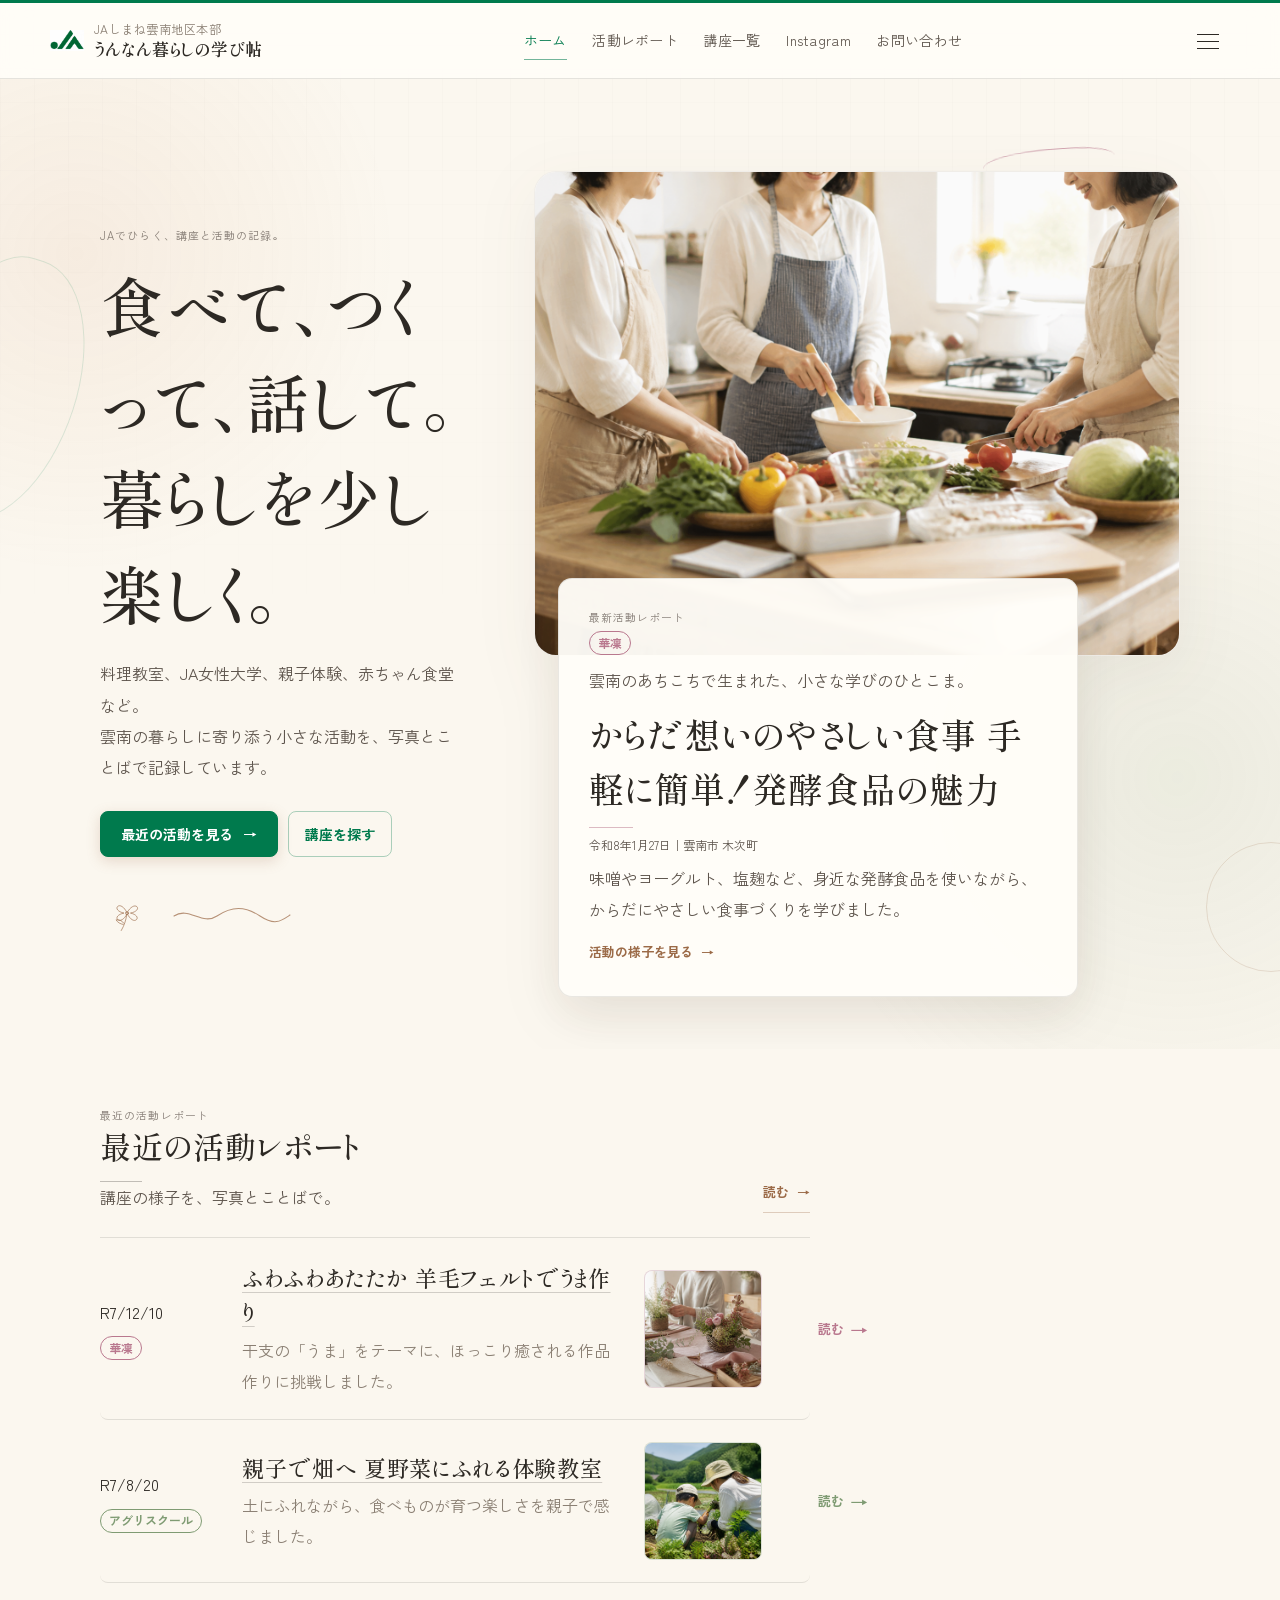
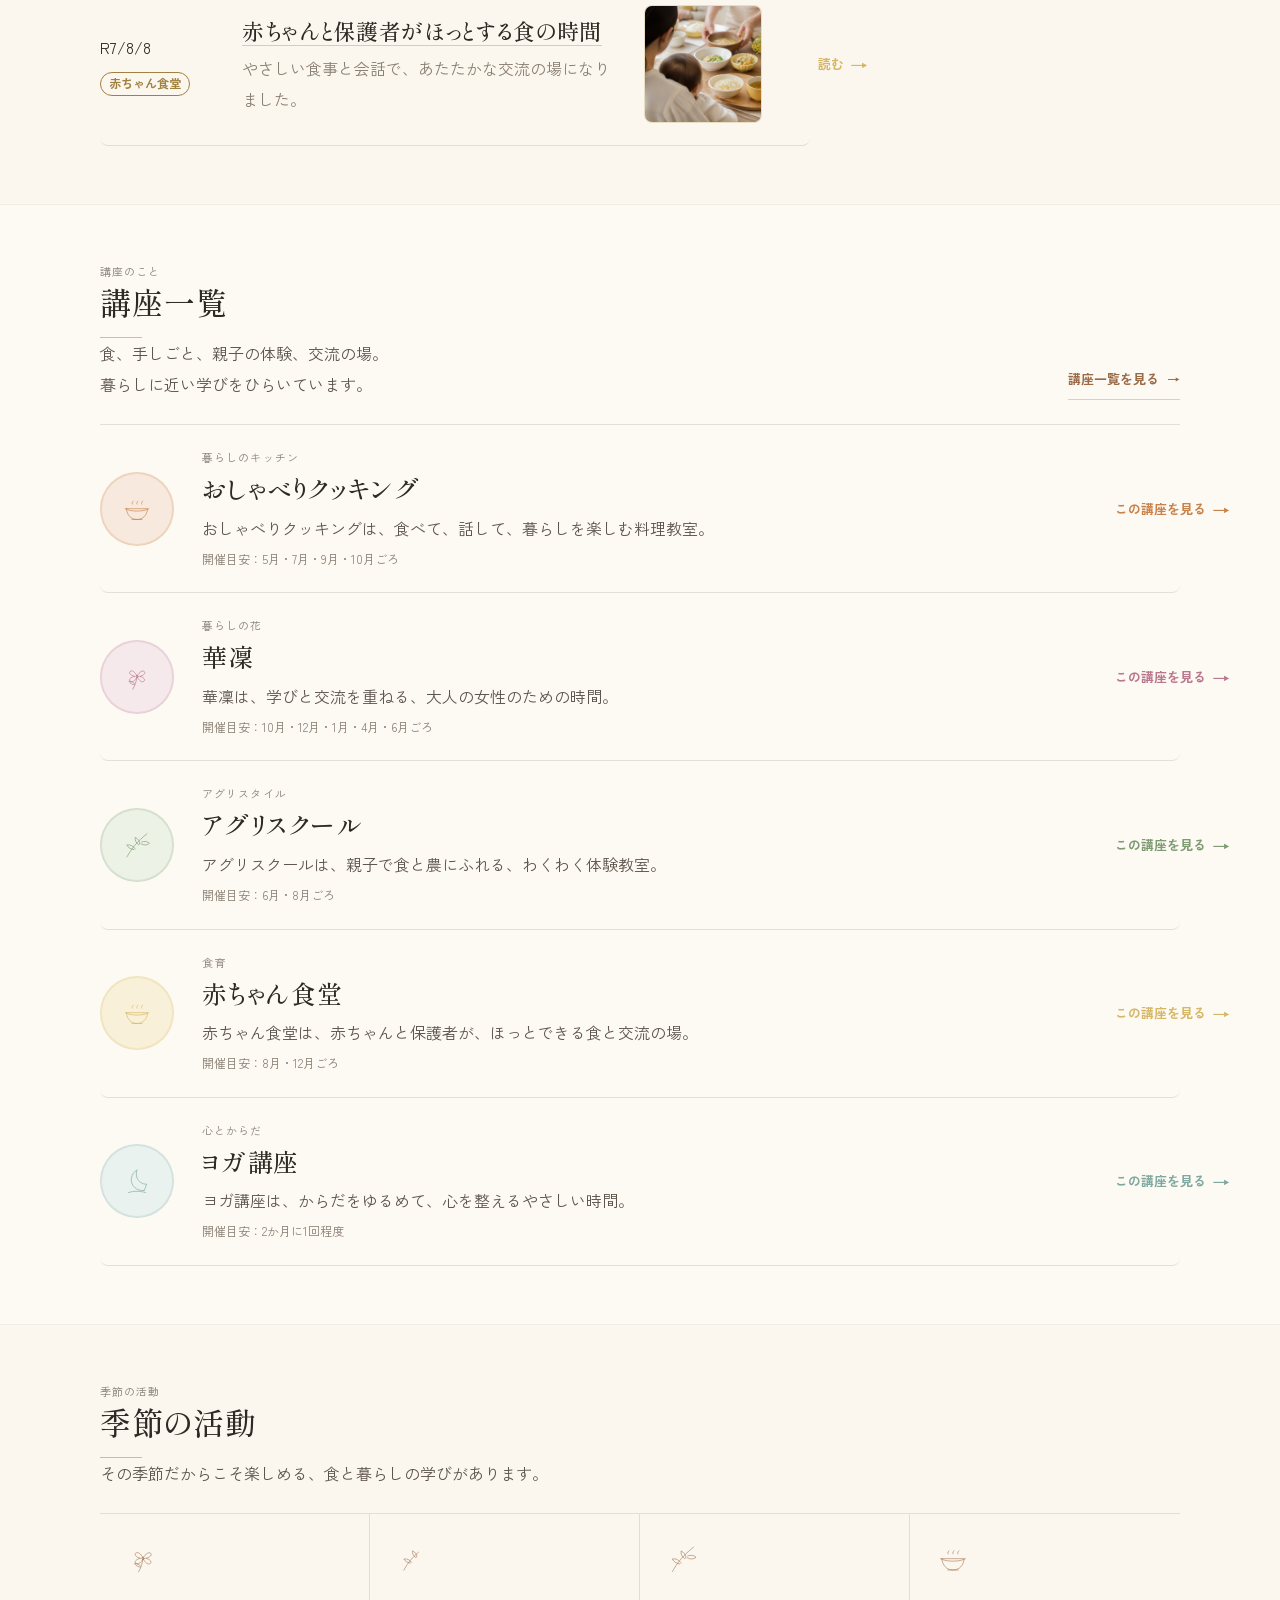
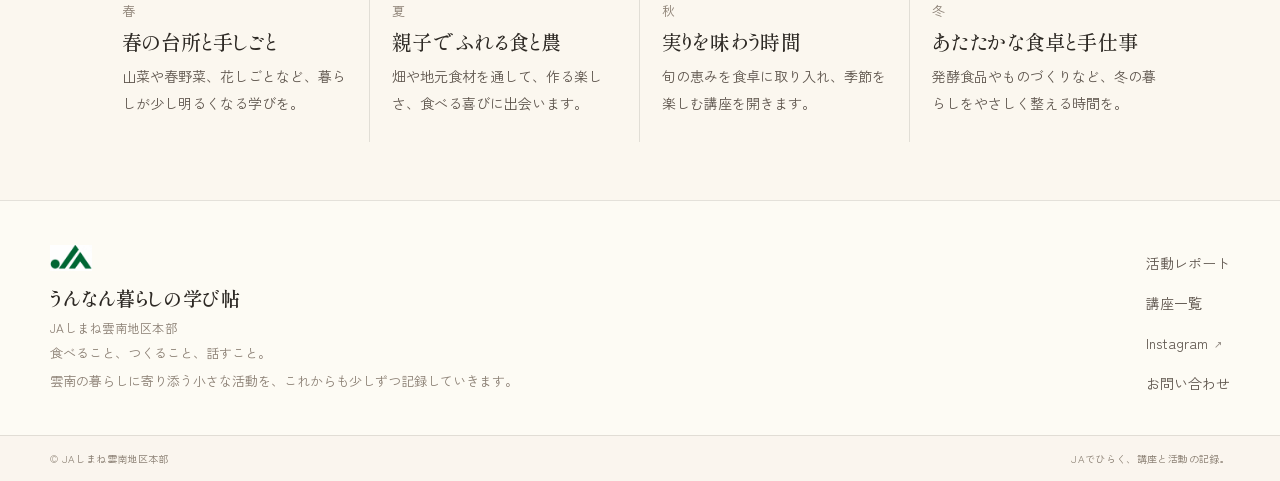
<file: index.html>
<!doctype html>
<html lang="ja">
<head>
  <meta charset="utf-8">
  <meta name="viewport" content="width=device-width, initial-scale=1">
  <title>うんなん暮らしの学び帖｜JAしまね雲南地区本部</title>
  <meta name="description" content="料理教室、JA女性大学、親子体験、赤ちゃん食堂など。雲南の暮らしに寄り添う小さな活動を、写真とことばで記録しています。">
  <meta name="theme-color" content="#fbf7ef">

  <meta property="og:type" content="website">
  <meta property="og:title" content="うんなん暮らしの学び帖">
  <meta property="og:description" content="食べて、つくって、話して。雲南の暮らしに寄り添う講座と活動の記録。">
  <meta property="og:site_name" content="うんなん暮らしの学び帖">
  <meta property="og:image" content="assets/images/symbol_ja.png">
  <meta name="format-detection" content="telephone=no">

  <link rel="icon" href="assets/images/symbol_ja.png" type="image/png">
  <link rel="apple-touch-icon" href="assets/images/symbol_ja.png">

  <link rel="preconnect" href="https://fonts.googleapis.com">
  <link rel="preconnect" href="https://fonts.gstatic.com" crossorigin>
  <link href="https://fonts.googleapis.com/css2?family=Shippori+Mincho:wght@400;500;600;700&family=Zen+Kaku+Gothic+New:wght@400;500;700&display=swap" rel="stylesheet">

  <link rel="stylesheet" href="style.css?v=20260709-photo-quality-ui">

  <style>
    /* =========================================================
       Design refresh — 2026-07-09
       既存 style.css / app.js を壊さず index.html 側だけで上書きする
       デザインパッチ。index.html を差し替えるだけで反映されます。
       ・和文Webフォント（明朝＝Shippori Mincho / ゴシック＝Zen Kaku）
       ・"帖(notebook)" を意識した紙とJAグリーンの綴じ差し色
       ・ボタン/カード/一覧の手触りを微調整
       ・フッター再構成・スキップリンク・focus / reduced-motion 対応
       ========================================================= */

    :root {
      --font-sans: "Zen Kaku Gothic New", system-ui, -apple-system, BlinkMacSystemFont, "Hiragino Sans", "Yu Gothic", sans-serif;
      --font-serif: "Shippori Mincho", "Yu Mincho", "Hiragino Mincho ProN", "Noto Serif JP", serif;
      --shadow-soft: 0 6px 20px rgba(70, 50, 30, 0.05);
      --shadow-panel: 0 18px 48px rgba(70, 50, 30, 0.07);
    }

    body {
      font-feature-settings: "palt" 1;
      text-rendering: optimizeLegibility;
      -webkit-font-smoothing: antialiased;
    }

    ::selection {
      background: rgba(0, 122, 77, 0.14);
    }

    :focus-visible {
      outline: 2px solid var(--warm-brown);
      outline-offset: 3px;
      border-radius: 3px;
    }

    @media (prefers-reduced-motion: reduce) {
      * {
        animation-duration: 0.001ms !important;
        transition-duration: 0.001ms !important;
        scroll-behavior: auto !important;
      }
    }

    /* --- スキップリンク（キーボード操作時のみ表示） --- */
    .skip-link {
      position: fixed;
      top: 12px;
      left: 12px;
      z-index: 300;
      padding: 10px 16px;
      border-radius: var(--radius-sm);
      background: var(--ja-green);
      color: #fff;
      font-size: 13px;
      font-weight: 700;
      opacity: 0;
      transform: translateY(-64px);
      transition: transform 160ms ease, opacity 160ms ease;
    }
    .skip-link:focus-visible {
      opacity: 1;
      transform: none;
      outline-color: #fff;
    }

    /* --- ヘッダー：帳面の綴じ紐のようなJAグリーンの差し色 --- */
    .site-header {
      border-top: 3px solid var(--ja-green);
    }
    .brand strong {
      font-family: var(--font-serif);
      font-weight: 600;
      letter-spacing: 0.03em;
    }
    .brand small {
      letter-spacing: 0.04em;
    }
    .desktop-nav a {
      letter-spacing: 0.02em;
    }
    /* アクティブ/ホバーの下線をやや太く、JAグリーン寄りに */
    .desktop-nav a.is-active,
    .desktop-nav a:hover {
      color: var(--ja-green);
    }
    .desktop-nav a.is-active::after,
    .desktop-nav a:hover::after {
      opacity: 0.55;
    }

    /* --- ボタンの手触りを少しやわらかく --- */
    .primary-button {
      box-shadow: 0 4px 14px rgba(155, 106, 71, 0.22);
      transition: transform 140ms ease, box-shadow 140ms ease, background 140ms ease;
    }
    .primary-button:hover {
      background: color-mix(in srgb, var(--warm-brown), #000 6%);
      box-shadow: 0 7px 20px rgba(155, 106, 71, 0.28);
      transform: translateY(-1px);
    }
    .outline-button,
    .button-quiet,
    .ghost-button {
      transition: background 140ms ease, border-color 140ms ease, color 140ms ease;
    }
    .button-quiet:hover,
    .outline-button:hover {
      border-color: var(--warm-brown);
    }

    /* --- 見出しの明朝を少し引き締める --- */
    .section-title,
    .feature-report__caption h2,
    .course-row h3,
    .news-item h3,
    .info-box h2,
    .voice-box h2 {
      letter-spacing: 0.03em;
    }

    /* --- 最新レポートのキャプションカードに奥行き --- */
    .feature-report__caption {
      box-shadow: var(--shadow-panel);
    }

    /* --- 一覧行：ホバー時にほんの少し前へ出る手触り --- */
    .news-item,
    .course-row {
      border-radius: var(--radius-sm);
      transition: background 160ms ease, border-color 160ms ease, transform 160ms ease;
    }
    .news-item:hover,
    .course-row:hover {
      transform: translateX(2px);
    }
    .news-item__image img,
    .feature-report__image img,
    .course-door__photo img,
    .article-main-image img {
      transition: transform 320ms ease, filter 320ms ease;
    }
    .news-item:hover .news-item__image img,
    .feature-report:hover .feature-report__image img {
      transform: scale(1.03);
      filter: saturate(0.98) contrast(0.98);
    }

    /* --- 講座アイコンの円に、講座色のやわらかな塗り --- */
    .course-row__icon {
      background: color-mix(in srgb, var(--course-soft), transparent 24%);
      box-shadow: inset 0 0 0 1px color-mix(in srgb, var(--course-color), transparent 82%);
    }

    /* --- 季節ノートのアイコンを講座色でなく季節の茶に統一（既存踏襲）--- */
    .season-note h3 {
      letter-spacing: 0.02em;
    }

    /* --- モバイルメニュー末尾のひとこと --- */
    .menu-foot {
      margin: 24px 0 0;
      color: var(--muted);
      font-family: var(--font-serif);
      font-size: 14px;
      line-height: 2.1;
    }

    .noscript-note {
      width: min(var(--content), calc(100% - 48px));
      margin: 56px auto;
      color: var(--text-soft);
    }

    /* --- フッター再構成（2段組＋下段のクレジット帯） --- */
    .site-footer .footer-inner {
      align-items: start;
      padding: 44px 0 32px;
    }
    .footer-brand {
      max-width: 540px;
    }
    .footer-title {
      margin: 0;
      color: var(--ink);
      font-family: var(--font-serif);
      font-size: 19px;
      font-weight: 600;
      letter-spacing: 0.03em;
    }
    .footer-org {
      margin: 3px 0 14px;
      color: var(--muted);
      font-size: 12px;
      letter-spacing: 0.04em;
    }
    .footer-note {
      margin: 0;
      font-size: 13px;
      line-height: 2.1;
    }
    .footer-links {
      display: grid;
      gap: 2px;
      align-content: start;
      justify-items: start;
    }
    .footer-links a {
      min-height: 38px;
      color: var(--text-soft);
    }
    .footer-links a:hover {
      color: var(--warm-brown);
    }
    .footer-bottom {
      border-top: 1px solid var(--line);
      background: rgba(248, 241, 231, 0.5);
    }
    .footer-bottom-inner {
      display: flex;
      flex-wrap: wrap;
      gap: 6px 18px;
      justify-content: space-between;
      width: min(var(--wide), calc(100% - 40px));
      margin: 0 auto;
      padding: 13px 0;
      color: var(--muted);
      font-size: 12px;
      letter-spacing: 0.03em;
    }

    @media (max-width: 800px) {
      .footer-bottom-inner {
        width: min(100% - 24px, var(--wide));
      }
    }
  </style>
</head>
<body>
  <a class="skip-link" href="#app">本文へ移動する</a>

  <header class="site-header">
    <div class="header-inner">
      <a class="brand" href="#home" data-route="home" aria-label="ホームへ">
        <span class="ja-mark" aria-hidden="true">
          <img src="assets/images/symbol_ja.png" alt="">
        </span>
        <span>
          <small>JAしまね雲南地区本部</small>
          <strong>うんなん暮らしの学び帖</strong>
        </span>
      </a>

      <nav class="desktop-nav" aria-label="主要ナビゲーション">
        <a href="#home" data-route="home">ホーム</a>
        <a href="#reports" data-route="reports">活動レポート</a>
        <a href="#courses" data-route="courses">講座一覧</a>
        <a class="nav-external" href="https://www.instagram.com/" target="_blank" rel="noopener noreferrer">Instagram</a>
        <a href="#contact" data-route="contact">お問い合わせ</a>
      </nav>

      <div class="header-actions">
        <button class="menu-button" type="button" aria-label="メニューを開く" aria-expanded="false" aria-controls="mobileMenu">
          <span></span>
          <span></span>
          <span></span>
        </button>
      </div>
    </div>
  </header>

  <div class="mobile-menu" id="mobileMenu" hidden>
    <a href="#home" data-route="home">ホーム</a>
    <a href="#reports" data-route="reports">活動レポート</a>
    <a href="#courses" data-route="courses">講座一覧</a>
    <a class="nav-external" href="https://www.instagram.com/" target="_blank" rel="noopener noreferrer">Instagram<span class="external-mark" aria-hidden="true">↗</span></a>
    <a href="#contact" data-route="contact">お問い合わせ</a>
    <p class="menu-foot">食べて、つくって、話して。<br>暮らしを少し楽しく。</p>
  </div>

  <div class="page-loading" id="pageLoading" hidden aria-live="polite">読み込み中</div>

  <main id="app" tabindex="-1">
    <noscript>
      <p class="noscript-note">このサイトの表示にはJavaScriptが必要です。ブラウザの設定をご確認ください。</p>
    </noscript>
  </main>

  <footer class="site-footer">
    <div class="footer-inner">
      <div class="footer-brand">
        <img class="footer-ja-mark" src="assets/images/symbol_ja.png" alt="" aria-hidden="true">
        <p class="footer-title">うんなん暮らしの学び帖</p>
        <p class="footer-org">JAしまね雲南地区本部</p>
        <p class="footer-note">食べること、つくること、話すこと。<br>雲南の暮らしに寄り添う小さな活動を、これからも少しずつ記録していきます。</p>
      </div>
      <nav class="footer-links" aria-label="フッターナビゲーション">
        <a href="#reports" data-route="reports">活動レポート</a>
        <a href="#courses" data-route="courses">講座一覧</a>
        <a class="nav-external" href="https://www.instagram.com/" target="_blank" rel="noopener noreferrer">Instagram</a>
        <a href="#contact" data-route="contact">お問い合わせ</a>
      </nav>
    </div>
    <div class="footer-bottom">
      <div class="footer-bottom-inner">
        <small>&copy; JAしまね雲南地区本部</small>
        <small>JAでひらく、講座と活動の記録。</small>
      </div>
    </div>
  </footer>

  <!-- 公開データの取得先（GAS ウェブアプリ / gas/Code.gs）。
       このURLを外す・空にすると data.js 同梱のサンプルデータで表示します。 -->
  <script>
    window.LEARNING_DATA_URL = "https://script.google.com/macros/s/AKfycbzBBz-yblFop0MwRkPhVc04i-c4s7ERwGhSbIxobxYdKeJ8aN7dman0VWMcrBsDC6qzqA/exec";
    window.LEARNING_ADMIN_URL = "./admin/";
  </script>
  <script src="data.js?v=20260710-admin-fallback"></script>
  <script src="app.js?v=20260710-admin-fallback"></script>
</body>
</html>
</file>
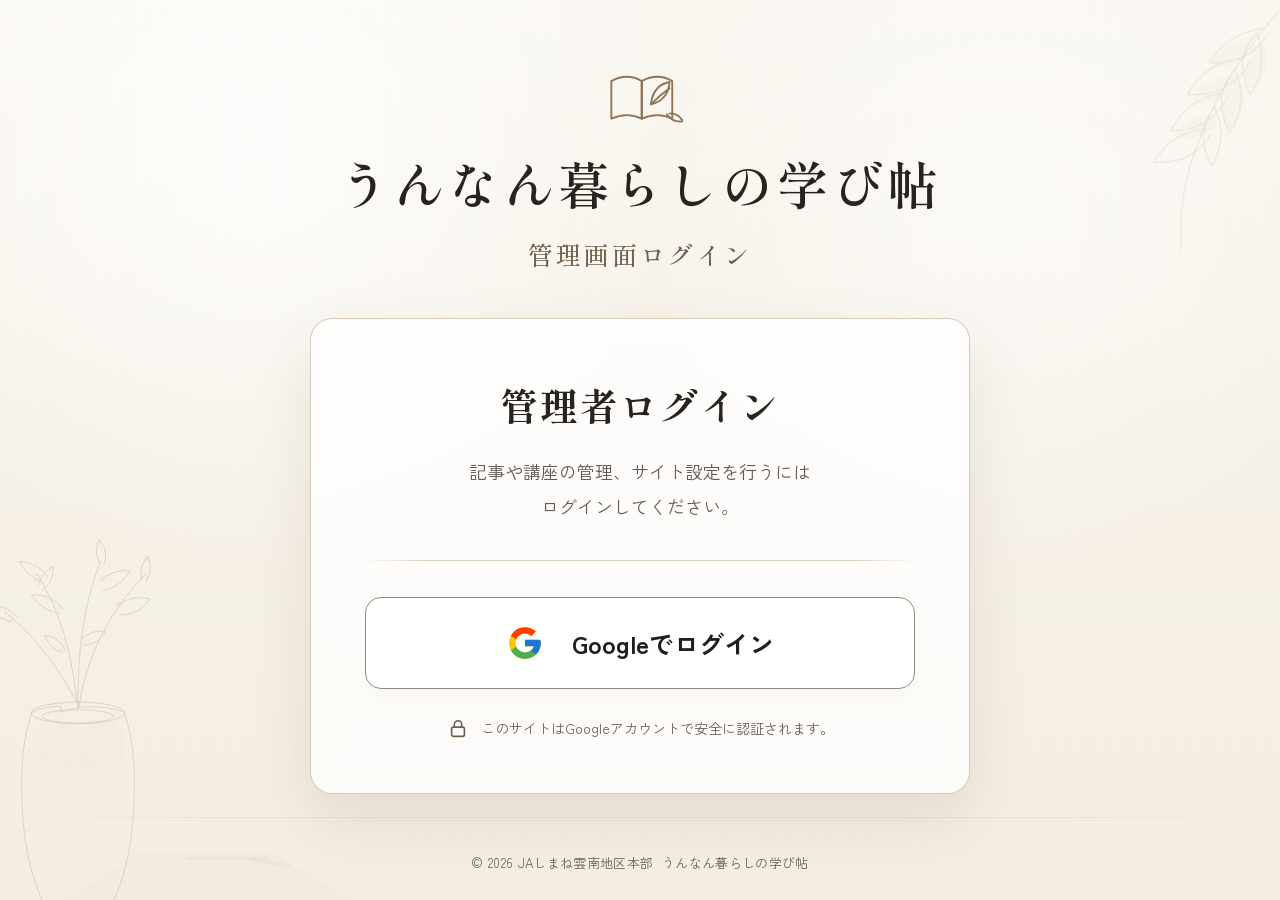
<file: admin/index.html>
<!doctype html>
<html lang="ja">
<head>
  <meta charset="utf-8">
  <meta name="viewport" content="width=device-width, initial-scale=1">
  <meta name="theme-color" content="#f7f2e9">
  <title>管理画面ログイン｜うんなん暮らしの学び帖</title>
  <meta name="description" content="うんなん暮らしの学び帖 管理画面ログイン">

  <link rel="preconnect" href="https://fonts.googleapis.com">
  <link rel="preconnect" href="https://fonts.gstatic.com" crossorigin>
  <link href="https://fonts.googleapis.com/css2?family=Shippori+Mincho:wght@500;600;700&family=Zen+Kaku+Gothic+New:wght@400;500;700&display=swap" rel="stylesheet">

  <style>
    :root {
      --paper: #f7f2e9;
      --paper-deep: #eee6d8;
      --card: rgba(255, 255, 255, 0.78);
      --ink: #27231f;
      --sub: #6f6255;
      --line: #d9cdbc;
      --accent: #947b5c;
      --accent-soft: #b5aa8a;
      --shadow: 0 24px 60px rgba(74, 57, 38, 0.10);
      --font-serif: "Shippori Mincho", "Yu Mincho", "Hiragino Mincho ProN", serif;
      --font-sans: "Zen Kaku Gothic New", system-ui, -apple-system, BlinkMacSystemFont, "Hiragino Sans", "Yu Gothic", sans-serif;
    }

    * {
      box-sizing: border-box;
    }

    html,
    body {
      min-height: 100%;
      margin: 0;
    }

    body {
      color: var(--ink);
      font-family: var(--font-sans);
      background:
        radial-gradient(circle at 20% 15%, rgba(255,255,255,.82), transparent 34%),
        radial-gradient(circle at 78% 24%, rgba(255,255,255,.56), transparent 30%),
        linear-gradient(180deg, #faf7f1 0%, var(--paper) 45%, #f4ede3 100%);
      overflow-x: hidden;
    }

    body::before {
      content: "";
      position: fixed;
      inset: 0;
      pointer-events: none;
      opacity: .26;
      background-image:
        repeating-linear-gradient(0deg, rgba(92,71,46,.025) 0, rgba(92,71,46,.025) 1px, transparent 1px, transparent 4px),
        repeating-linear-gradient(90deg, rgba(92,71,46,.016) 0, rgba(92,71,46,.016) 1px, transparent 1px, transparent 5px);
      mix-blend-mode: multiply;
    }

    .page {
      position: relative;
      min-height: 100svh;
      display: grid;
      grid-template-rows: 1fr auto;
      isolation: isolate;
    }

    .page-inner {
      width: min(100%, 1180px);
      margin: 0 auto;
      padding: 54px 28px 28px;
      display: flex;
      align-items: center;
      justify-content: center;
    }

    .login-shell {
      width: min(100%, 760px);
      text-align: center;
      position: relative;
      z-index: 2;
    }

    .brand-mark {
      width: 86px;
      height: 72px;
      margin: 0 auto 14px;
      color: #8d765a;
    }

    .brand-mark svg {
      width: 100%;
      height: 100%;
      display: block;
    }

    .site-title {
      margin: 0;
      font-family: var(--font-serif);
      font-size: clamp(34px, 4vw, 56px);
      font-weight: 600;
      letter-spacing: .075em;
      line-height: 1.35;
    }

    .page-title {
      margin: 18px 0 46px;
      color: #6f604d;
      font-family: var(--font-serif);
      font-size: clamp(18px, 2vw, 25px);
      font-weight: 500;
      letter-spacing: .12em;
    }

    .login-card {
      width: min(100%, 660px);
      margin: 0 auto;
      padding: 58px 54px 52px;
      border: 1px solid rgba(183, 161, 132, .55);
      border-radius: 22px;
      background: var(--card);
      box-shadow: var(--shadow);
      backdrop-filter: blur(12px);
      -webkit-backdrop-filter: blur(12px);
    }

    .login-card h2 {
      margin: 0;
      font-family: var(--font-serif);
      font-size: clamp(28px, 3vw, 38px);
      font-weight: 700;
      letter-spacing: .05em;
    }

    .login-card .lead {
      max-width: 480px;
      margin: 22px auto 0;
      color: #645c54;
      font-size: 18px;
      line-height: 1.95;
    }

    .divider {
      height: 1px;
      margin: 36px 0;
      background: linear-gradient(90deg, transparent, #d7cbbb 12%, #d7cbbb 88%, transparent);
    }

    .google-button {
      width: 100%;
      min-height: 92px;
      display: inline-flex;
      align-items: center;
      justify-content: center;
      gap: 28px;
      padding: 18px 28px;
      border: 1.5px solid #8f8a82;
      border-radius: 16px;
      color: #211f1d;
      background: rgba(255,255,255,.76);
      font: inherit;
      font-size: clamp(19px, 2vw, 25px);
      font-weight: 700;
      text-decoration: none;
      box-shadow: 0 8px 20px rgba(56, 43, 30, .03);
      transition: transform .18s ease, box-shadow .18s ease, border-color .18s ease, background .18s ease;
    }

    .google-button:hover {
      transform: translateY(-2px);
      border-color: #6f675f;
      background: #fff;
      box-shadow: 0 13px 26px rgba(56, 43, 30, .10);
    }

    .google-button:active {
      transform: translateY(0);
    }

    .google-button:focus-visible {
      outline: 3px solid rgba(148, 123, 92, .30);
      outline-offset: 4px;
    }

    .google-logo {
      width: 38px;
      height: 38px;
      flex: 0 0 38px;
    }

    .security-note {
      margin: 28px 0 0;
      display: flex;
      align-items: center;
      justify-content: center;
      gap: 12px;
      color: #6a5f53;
      font-size: 14px;
      line-height: 1.7;
    }

    .lock-icon {
      width: 22px;
      height: 22px;
      color: #6f5f4b;
      flex: 0 0 auto;
    }

    .decor {
      position: fixed;
      z-index: 0;
      pointer-events: none;
      color: #b8aa91;
      opacity: .4;
    }

    .decor-leaves {
      top: -18px;
      right: -20px;
      width: min(26vw, 370px);
      transform: rotate(4deg);
      opacity: .24;
    }

    .decor-vase {
      left: -14px;
      bottom: -26px;
      width: min(34vw, 470px);
      opacity: .42;
    }

    .desk-line {
      position: fixed;
      left: 0;
      right: 0;
      bottom: 82px;
      height: 1px;
      background: linear-gradient(90deg, transparent, rgba(142,117,88,.11) 18%, rgba(142,117,88,.11) 82%, transparent);
      z-index: 0;
    }

    footer {
      position: relative;
      z-index: 2;
      padding: 22px 20px 28px;
      color: #6f6256;
      text-align: center;
      font-size: 13px;
      letter-spacing: .025em;
    }

    footer a {
      color: inherit;
      text-decoration: none;
    }

    footer a:hover {
      text-decoration: underline;
    }

    @media (max-width: 700px) {
      .page-inner {
        padding: 34px 18px 22px;
        align-items: start;
      }

      .brand-mark {
        width: 66px;
        height: 56px;
        margin-bottom: 10px;
      }

      .site-title {
        font-size: clamp(29px, 8vw, 42px);
        letter-spacing: .045em;
      }

      .page-title {
        margin: 12px 0 28px;
        font-size: 17px;
      }

      .login-card {
        padding: 38px 22px 32px;
        border-radius: 18px;
      }

      .login-card h2 {
        font-size: 27px;
      }

      .login-card .lead {
        margin-top: 16px;
        font-size: 15px;
        line-height: 1.85;
      }

      .divider {
        margin: 26px 0;
      }

      .google-button {
        min-height: 74px;
        gap: 18px;
        padding-inline: 18px;
        font-size: 19px;
      }

      .google-logo {
        width: 32px;
        height: 32px;
        flex-basis: 32px;
      }

      .security-note {
        align-items: flex-start;
        font-size: 12px;
      }

      .decor-leaves {
        width: 180px;
      }

      .decor-vase {
        width: 220px;
        left: -65px;
        opacity: .23;
      }

      footer {
        font-size: 11px;
      }
    }

    @media (prefers-reduced-motion: reduce) {
      *, *::before, *::after {
        scroll-behavior: auto !important;
        transition-duration: .001ms !important;
        animation-duration: .001ms !important;
      }
    }
  </style>
</head>
<body>
  <div class="page">
    <svg class="decor decor-leaves" viewBox="0 0 340 280" aria-hidden="true">
      <g fill="none" stroke="currentColor" stroke-width="1.15" stroke-linecap="round" stroke-linejoin="round">
        <path d="M320 8C281 55 250 112 234 172c-11 42-9 76-6 98"/>
        <path d="M297 38c-25 5-43 18-54 39 28 0 47-11 58-34"/>
        <path d="M279 70c-25 4-45 18-56 41 29 0 50-13 61-37"/>
        <path d="M259 107c-23 5-40 20-50 42 27-1 45-14 55-38"/>
        <path d="M245 145c-22 3-40 16-51 37 27 1 45-10 56-32"/>
        <path d="M290 43c10 23 9 44-3 64-14-25-12-47 3-64"/>
        <path d="M270 82c11 24 11 46-1 65-14-24-14-46 1-65"/>
        <path d="M252 122c11 22 11 42 1 60-14-22-14-42-1-60"/>
      </g>
      <g fill="currentColor" opacity=".18">
        <ellipse cx="267" cy="67" rx="24" ry="10" transform="rotate(-28 267 67)"/>
        <ellipse cx="251" cy="105" rx="24" ry="10" transform="rotate(-28 251 105)"/>
        <ellipse cx="236" cy="143" rx="22" ry="9" transform="rotate(-26 236 143)"/>
        <ellipse cx="291" cy="77" rx="10" ry="24" transform="rotate(12 291 77)"/>
        <ellipse cx="271" cy="118" rx="10" ry="24" transform="rotate(10 271 118)"/>
      </g>
    </svg>

    <svg class="decor decor-vase" viewBox="0 0 520 470" aria-hidden="true">
      <g fill="none" stroke="currentColor" stroke-width="1.1" stroke-linecap="round" stroke-linejoin="round">
        <path d="M89 214c21-8 52-9 76 0 6 18 11 40 12 68 2 73-8 126-27 162H70c-19-36-29-89-27-162 1-28 6-50 12-68 9-4 22-7 34-7Z"/>
        <ellipse cx="110" cy="215" rx="56" ry="13"/>
        <ellipse cx="110" cy="219" rx="43" ry="8"/>
        <path d="M110 211C102 143 92 100 61 49"/>
        <path d="M111 208c9-60 35-113 79-158"/>
        <path d="M110 207c-1-70 8-126 27-173"/>
        <path d="M111 208c-23-47-52-84-89-114"/>
        <path d="M66 58c-11-4-20-12-26-24 15 1 26 7 34 19"/>
        <path d="M86 96c-13-3-24-10-32-22 16-1 29 5 38 17"/>
        <path d="M137 57c10-9 21-13 35-12-7 13-18 21-32 24"/>
        <path d="M157 86c12-8 25-11 39-7-9 13-21 19-36 19"/>
        <path d="M31 106c-11-2-20-8-28-18 14-2 25 2 34 12"/>
        <path d="M115 126c8-7 17-10 28-8-6 10-15 15-26 16"/>
        <path d="M88 142c-8-4-14-10-18-20 12 2 20 8 25 18"/>
        <path d="M62 63c3-10 9-17 18-23 1 12-3 21-12 28"/>
        <path d="M186 55c-2-10 0-19 7-27 5 11 4 21-2 30"/>
        <path d="M136 36c-5-9-5-18-1-28 8 9 10 19 6 29"/>
      </g>
      <g fill="currentColor" opacity=".13">
        <circle cx="61" cy="54" r="4"/><circle cx="88" cy="93" r="4"/><circle cx="138" cy="55" r="4"/><circle cx="160" cy="86" r="4"/><circle cx="31" cy="104" r="4"/>
        <circle cx="117" cy="126" r="4"/><circle cx="90" cy="141" r="4"/><circle cx="79" cy="42" r="4"/><circle cx="194" cy="31" r="4"/><circle cx="135" cy="12" r="4"/>
      </g>
      <path d="M56 235c33-11 78-11 110 0v39c-28 10-79 10-110 0Z" fill="currentColor" opacity=".06"/>
      <path d="M0 443h520" stroke="currentColor" stroke-width="1" opacity=".24"/>
      <path d="M158 400h214l70 43H90Z" fill="currentColor" opacity=".06"/>
      <path d="M175 383h171l26 17H158Z" fill="currentColor" opacity=".07"/>
      <path d="M239 389h98" stroke="currentColor" stroke-width="4" opacity=".22"/>
      <path d="M320 391l43 7" stroke="currentColor" stroke-width="5" opacity=".22"/>
    </svg>

    <div class="desk-line" aria-hidden="true"></div>

    <main class="page-inner">
      <section class="login-shell" aria-labelledby="siteTitle">
        <div class="brand-mark" aria-hidden="true">
          <svg viewBox="0 0 96 76" fill="none" stroke="currentColor" stroke-width="2.1" stroke-linecap="round" stroke-linejoin="round">
            <path d="M16 18c11-6 22-7 34 0v42c-12-6-23-5-34 0Z"/>
            <path d="M50 18c11-6 22-7 34 0v42c-12-6-23-5-34 0Z"/>
            <path d="M50 18v42"/>
            <path d="M60 44c2-15 10-23 21-25-1 13-8 22-21 25Z"/>
            <path d="M60 44c8-8 14-13 21-18"/>
            <path d="M81 54c7 0 12 3 15 9-8 1-14-2-18-8"/>
          </svg>
        </div>

        <h1 id="siteTitle" class="site-title">うんなん暮らしの学び帖</h1>
        <p class="page-title">管理画面ログイン</p>

        <div class="login-card">
          <h2>管理者ログイン</h2>
          <p class="lead">記事や講座の管理、サイト設定を行うには<br>ログインしてください。</p>

          <div class="divider" aria-hidden="true"></div>

          <a
            class="google-button"
            href="https://script.google.com/macros/s/AKfycbxZEEvksixS8xklUtyS_fDxWKcx1d3PiPi5V_Q2ZmaTd5LJstj5aO5PQ-mnYY1RzyEe/exec?page=admin"
            aria-label="Googleで管理画面にログイン"
          >
            <svg class="google-logo" viewBox="0 0 48 48" aria-hidden="true">
              <path fill="#FFC107" d="M43.6 20.5H42V20H24v8h11.3C33.7 32.7 29.2 36 24 36c-6.6 0-12-5.4-12-12s5.4-12 12-12c3.1 0 5.9 1.2 8 3.1l5.7-5.7C34.1 6.1 29.3 4 24 4 12.9 4 4 12.9 4 24s8.9 20 20 20 20-8.9 20-20c0-1.2-.1-2.4-.4-3.5Z"/>
              <path fill="#FF3D00" d="m6.3 14.7 6.6 4.8C14.7 15.1 18.9 12 24 12c3.1 0 5.9 1.2 8 3.1l5.7-5.7C34.1 6.1 29.3 4 24 4c-7.7 0-14.3 4.3-17.7 10.7Z"/>
              <path fill="#4CAF50" d="M24 44c5.2 0 10-2 13.6-5.2l-6.3-5.3A12 12 0 0 1 12.9 28.4l-6.6 5.1C9.7 39.7 16.3 44 24 44Z"/>
              <path fill="#1976D2" d="M43.6 20.5H42V20H24v8h11.3a12 12 0 0 1-4 5.5l6.3 5.3C37.2 39.2 44 34 44 24c0-1.2-.1-2.4-.4-3.5Z"/>
            </svg>
            <span>Googleでログイン</span>
          </a>

          <p class="security-note">
            <svg class="lock-icon" viewBox="0 0 24 24" fill="none" stroke="currentColor" stroke-width="1.8" stroke-linecap="round" stroke-linejoin="round" aria-hidden="true">
              <rect x="5" y="10" width="14" height="10" rx="2"/>
              <path d="M8 10V7a4 4 0 0 1 8 0v3"/>
            </svg>
            <span>このサイトはGoogleアカウントで安全に認証されます。</span>
          </p>
        </div>
      </section>
    </main>

    <footer>
      © 2026 JAしまね雲南地区本部&nbsp; うんなん暮らしの学び帖
    </footer>
  </div>
</body>
</html>
</file>
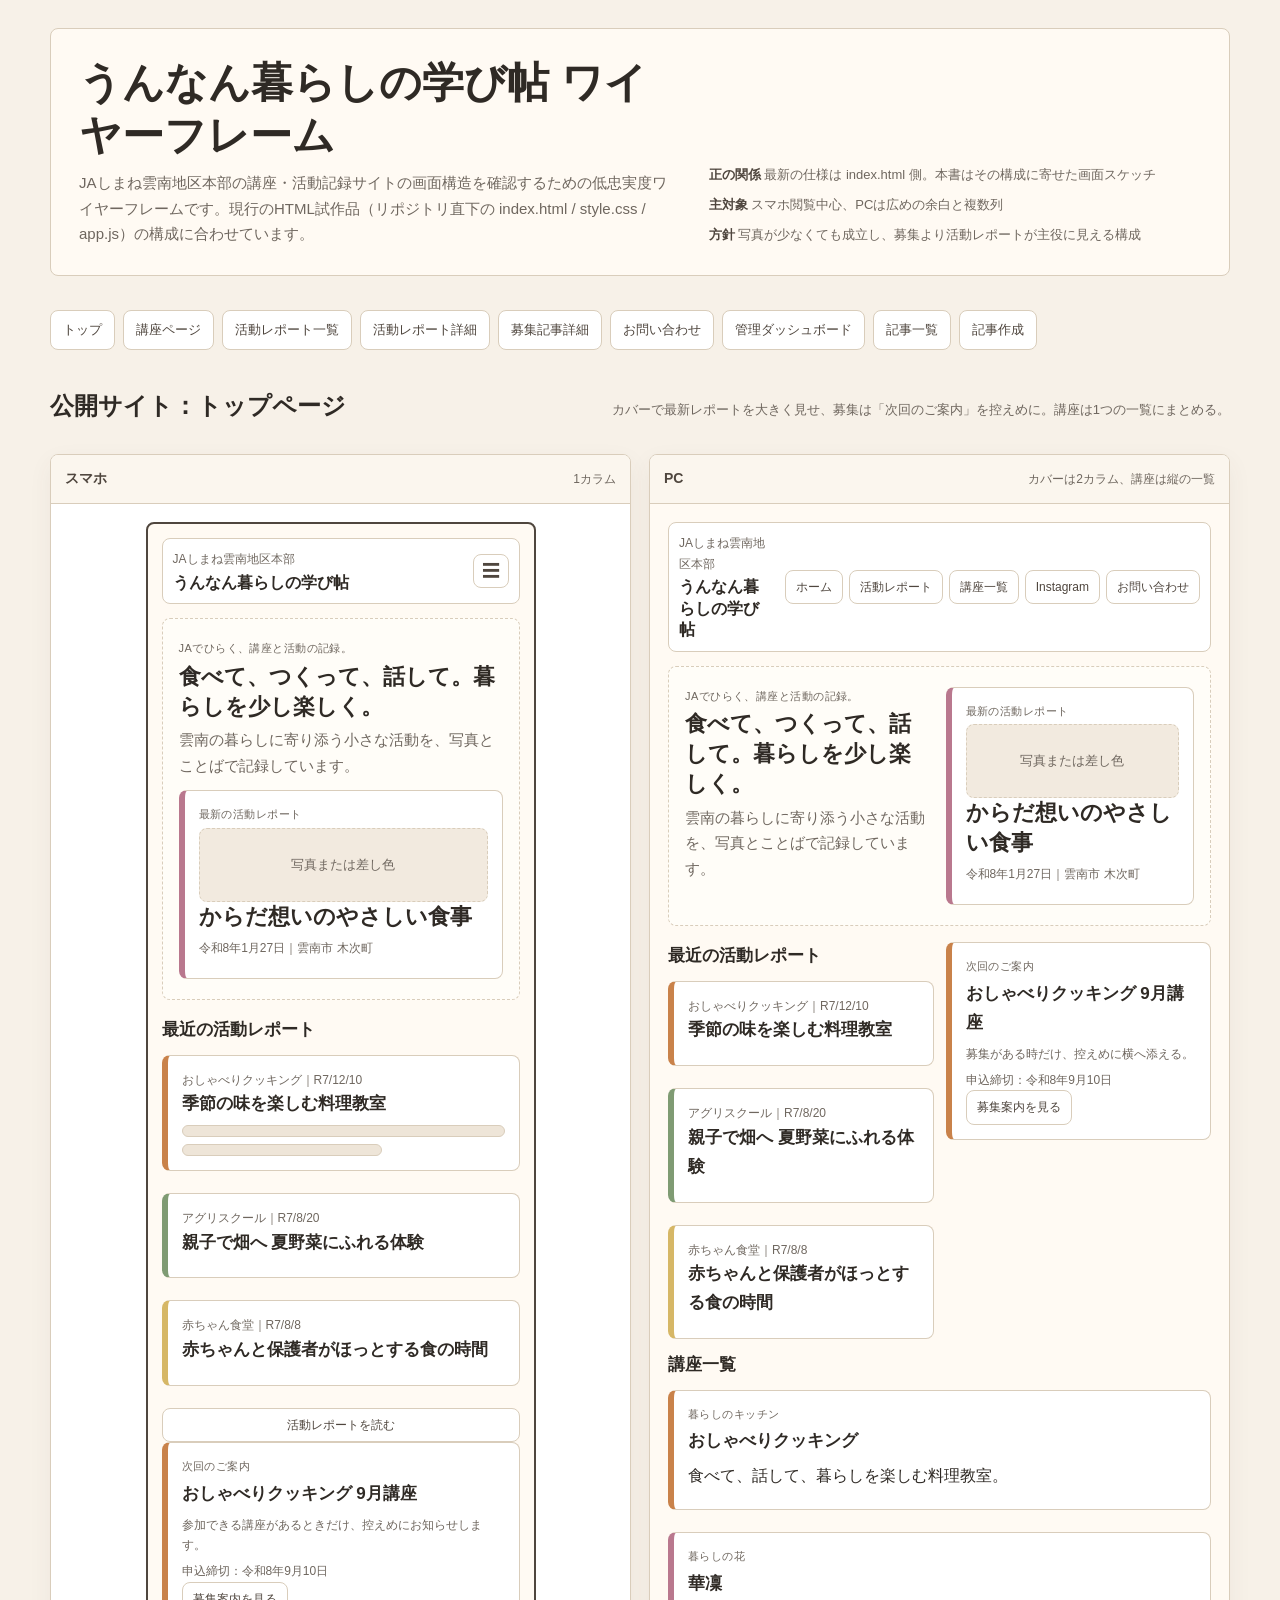
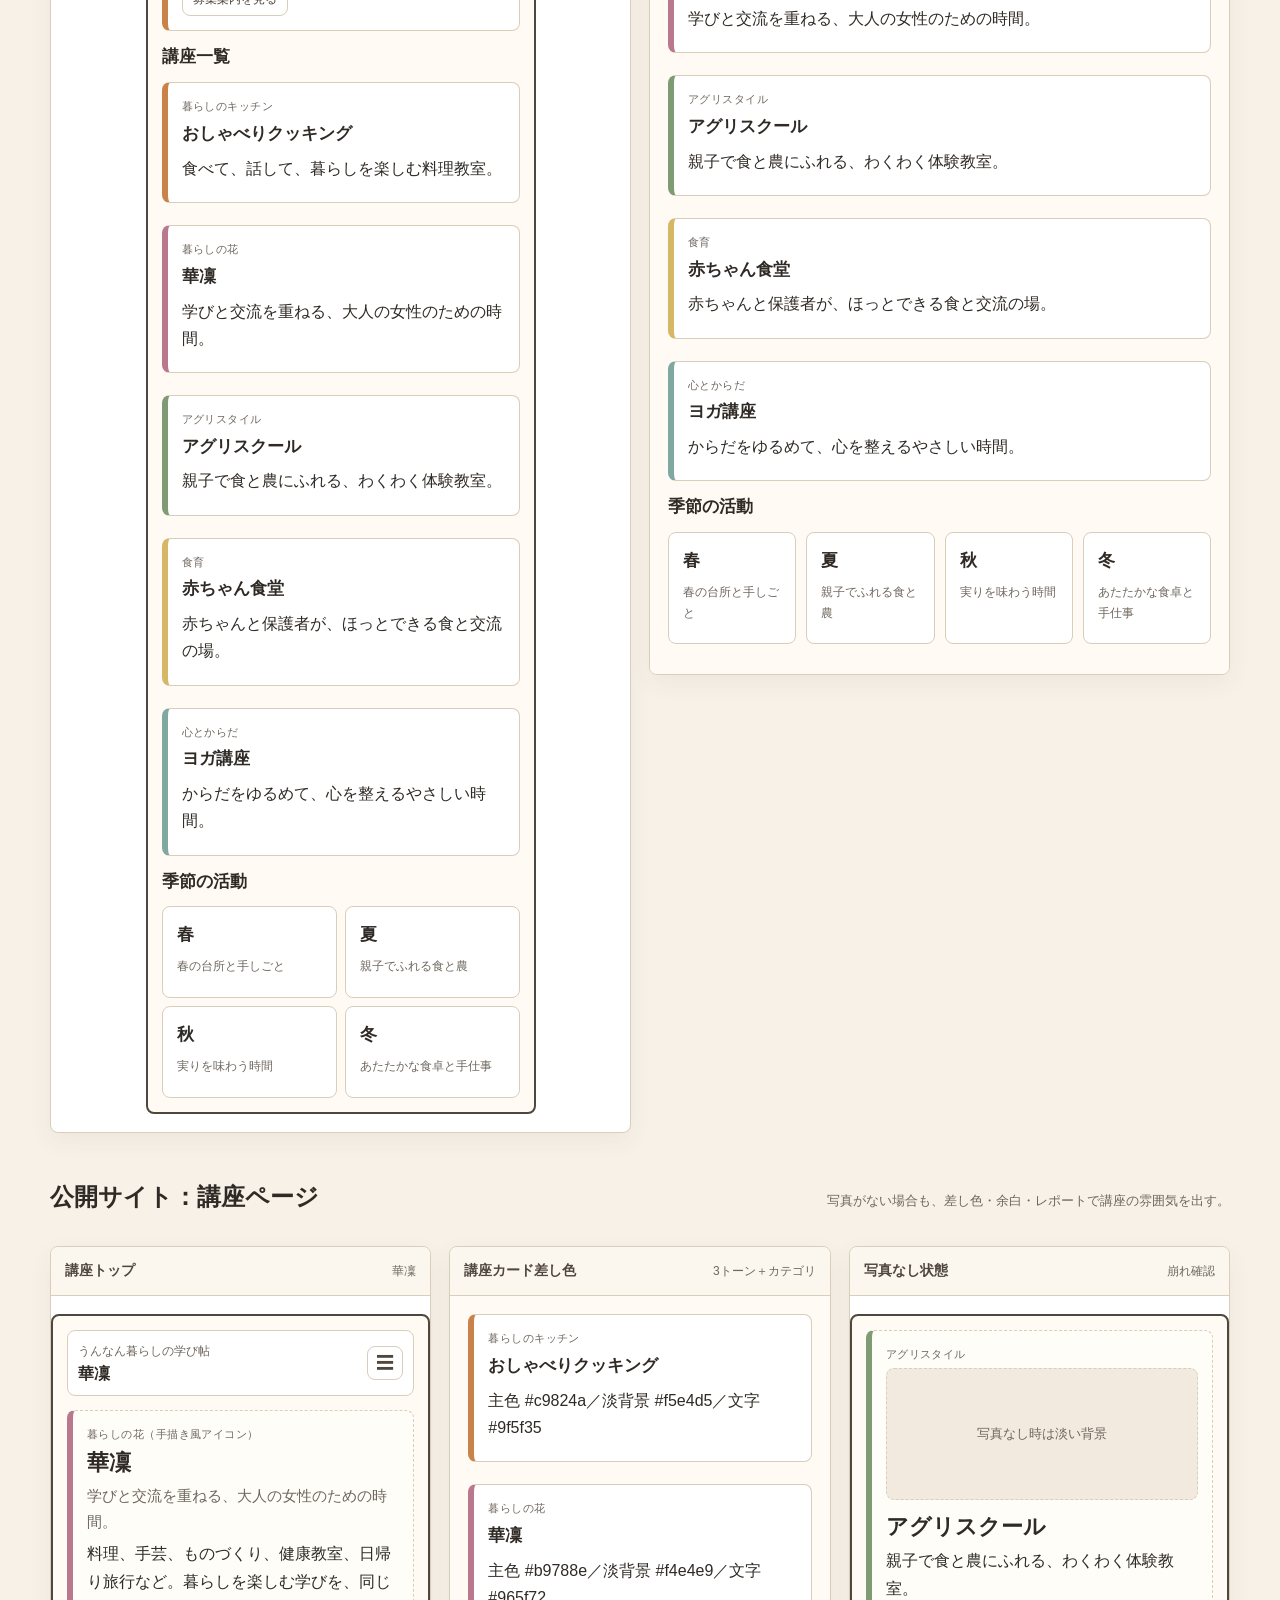
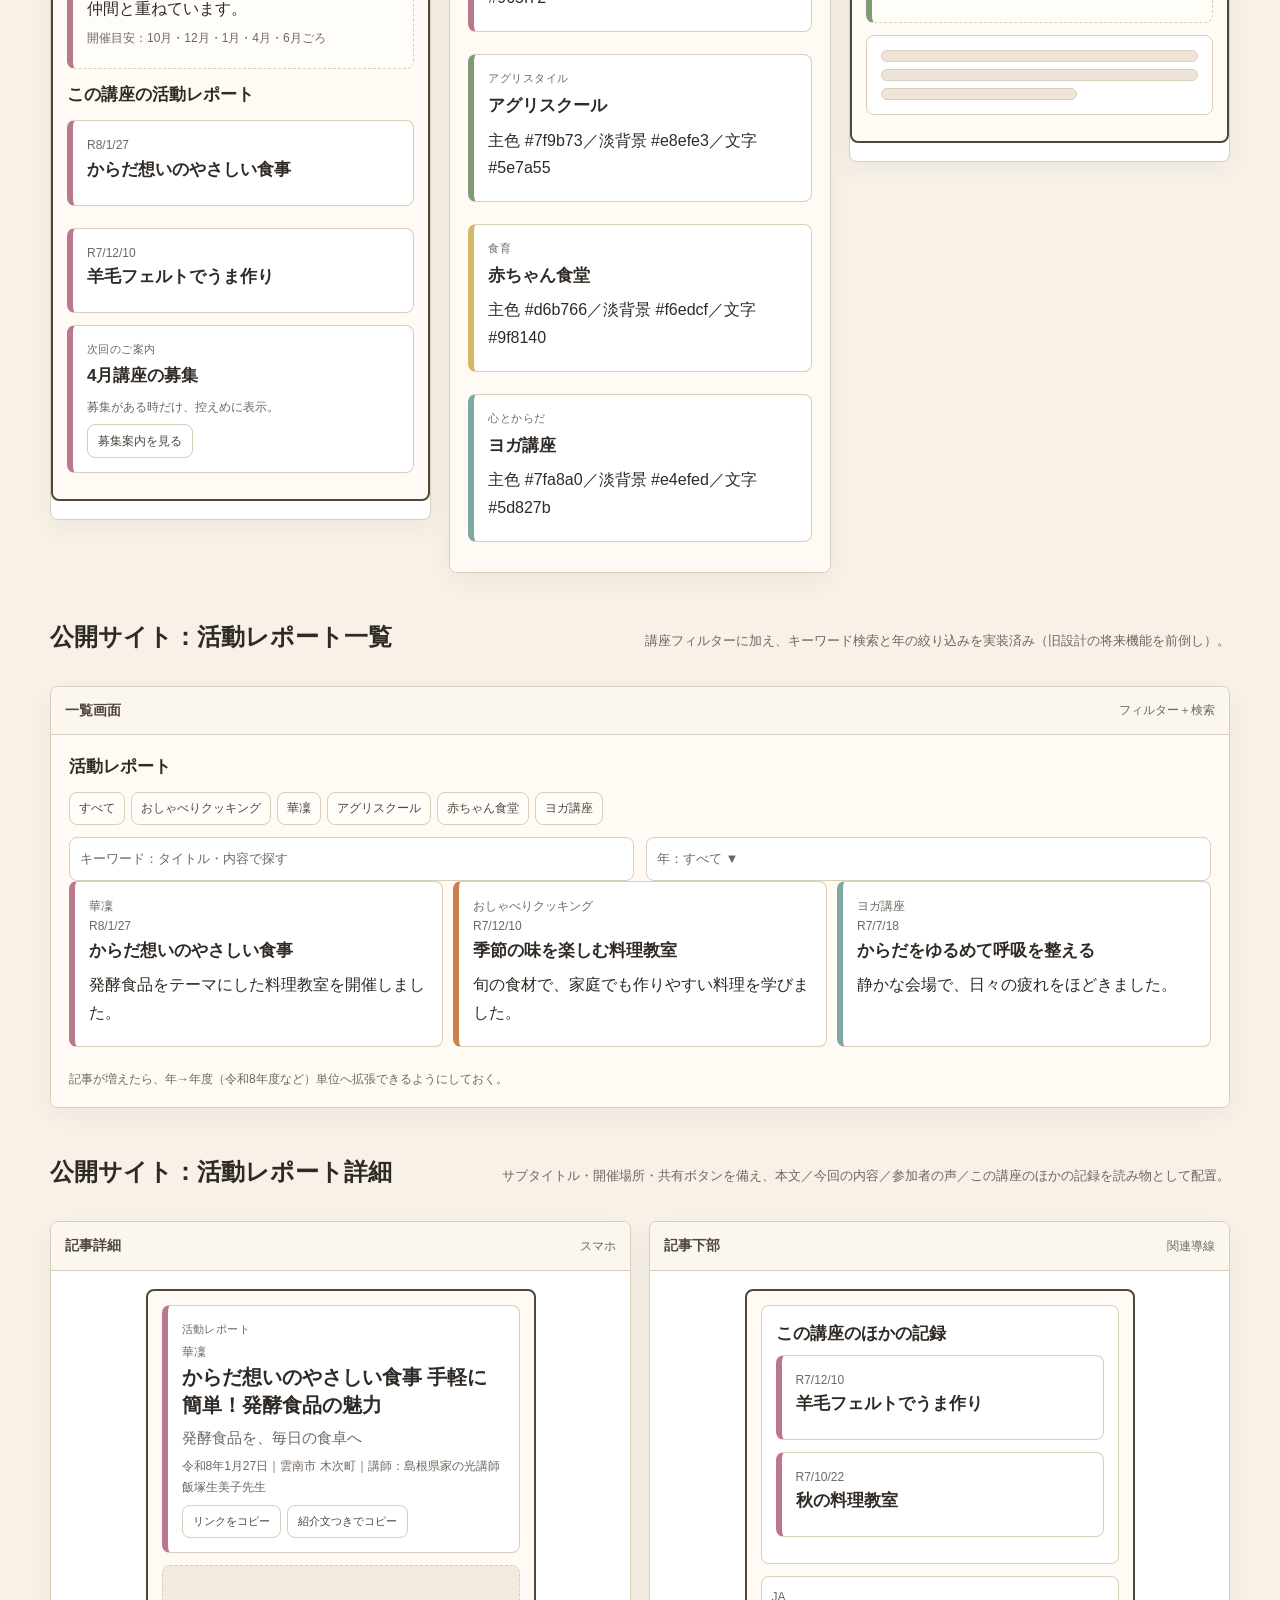
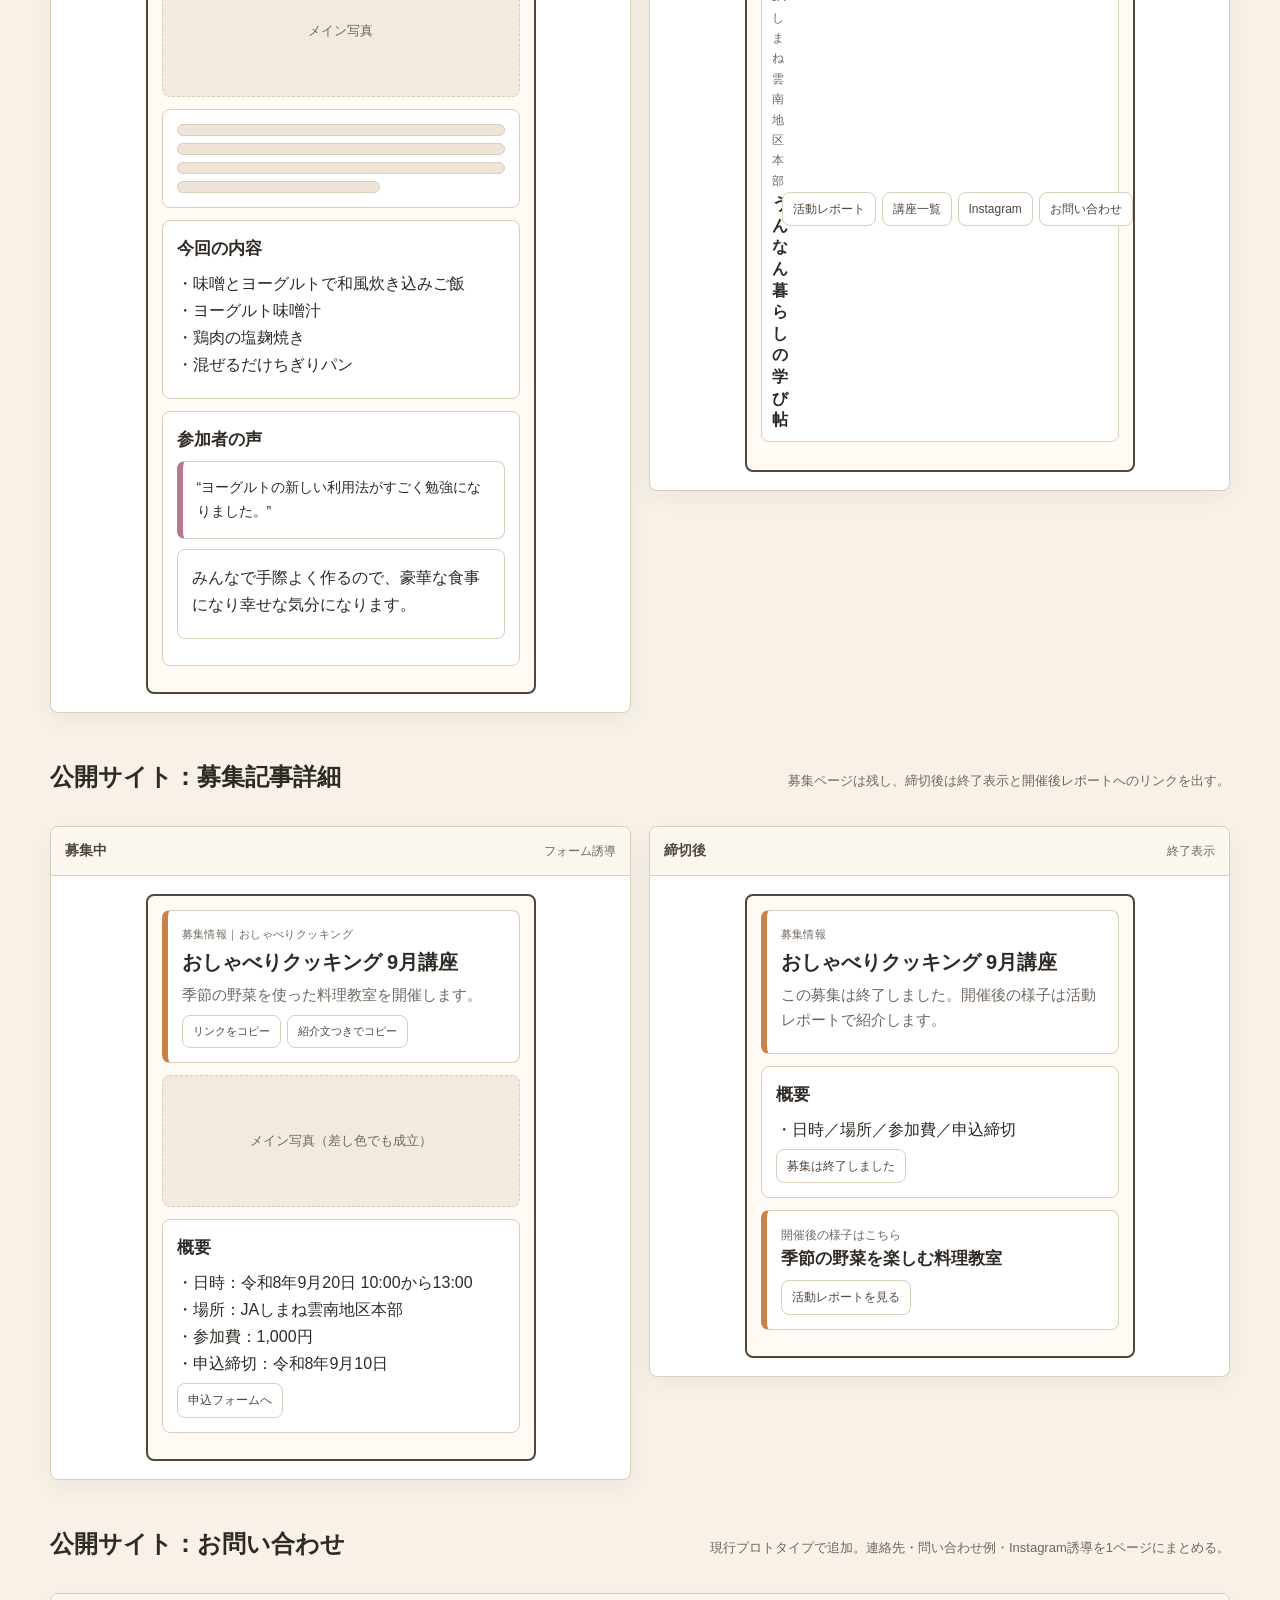
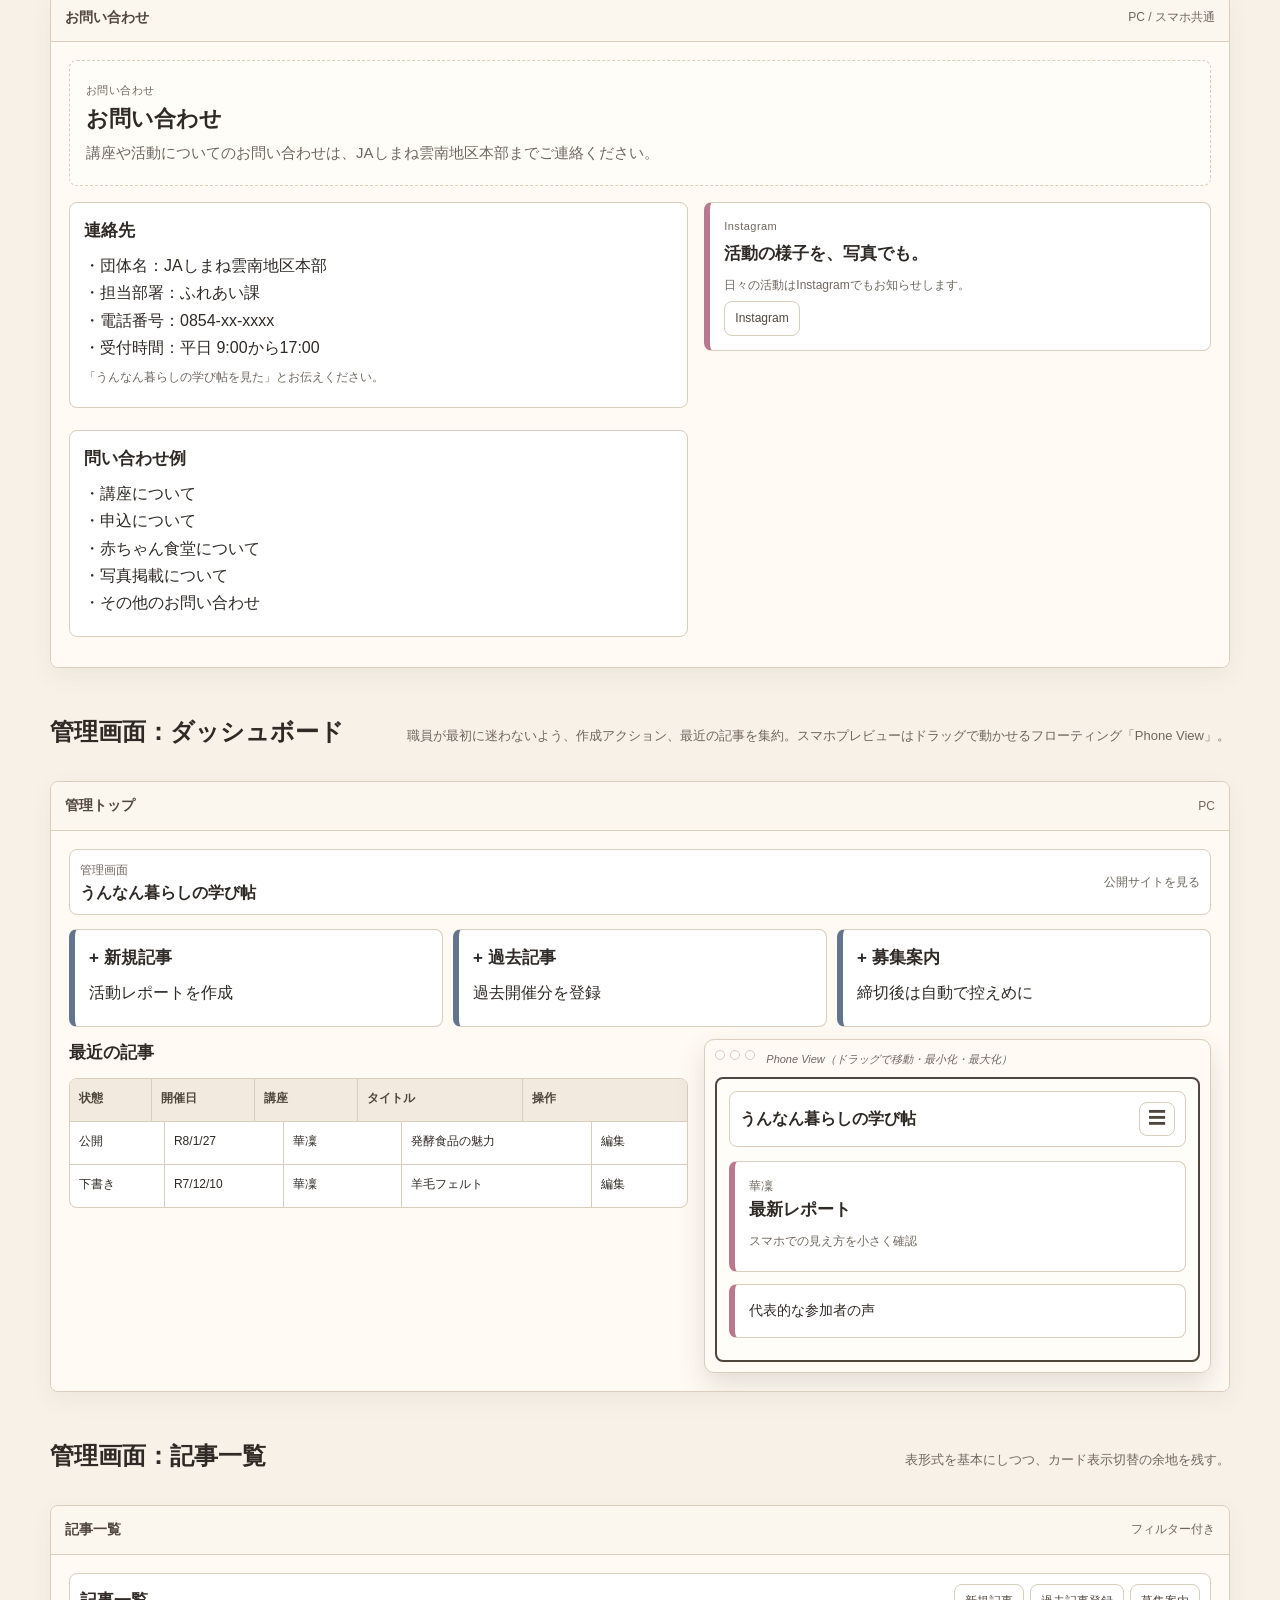
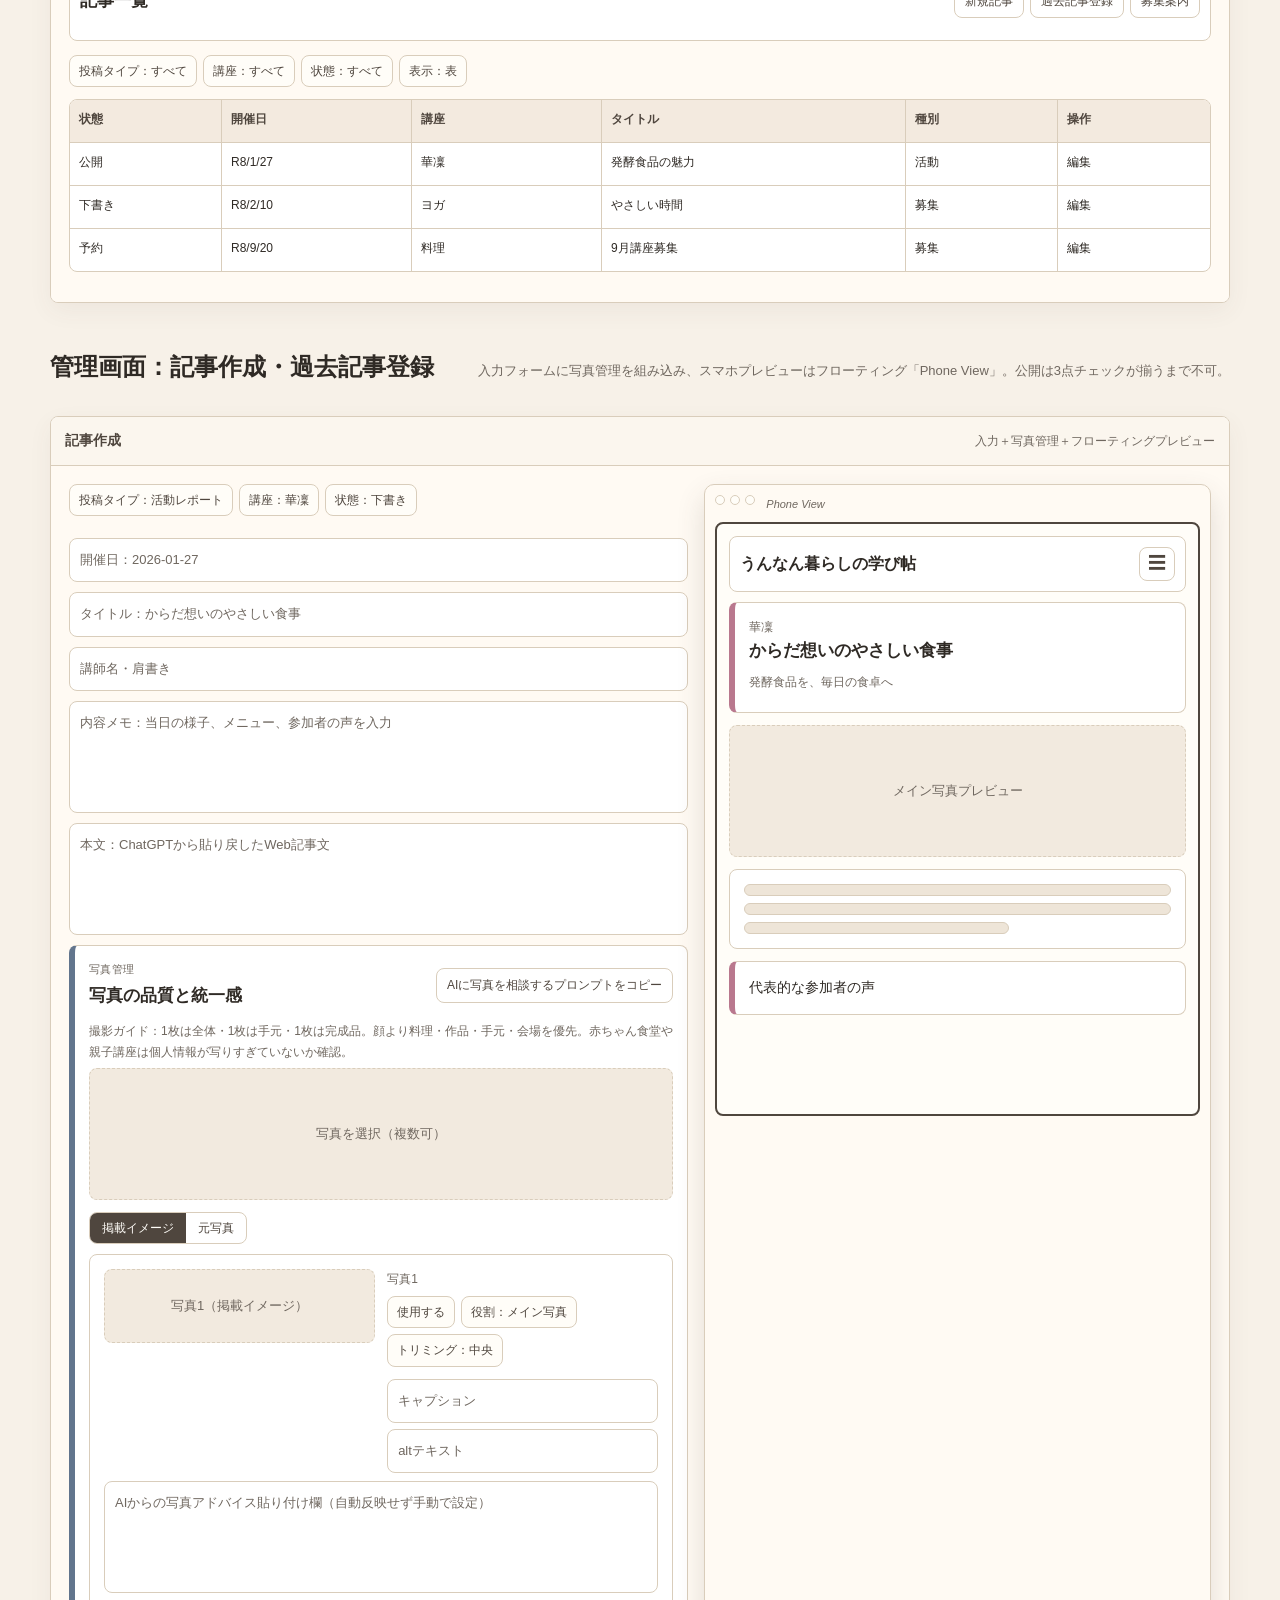
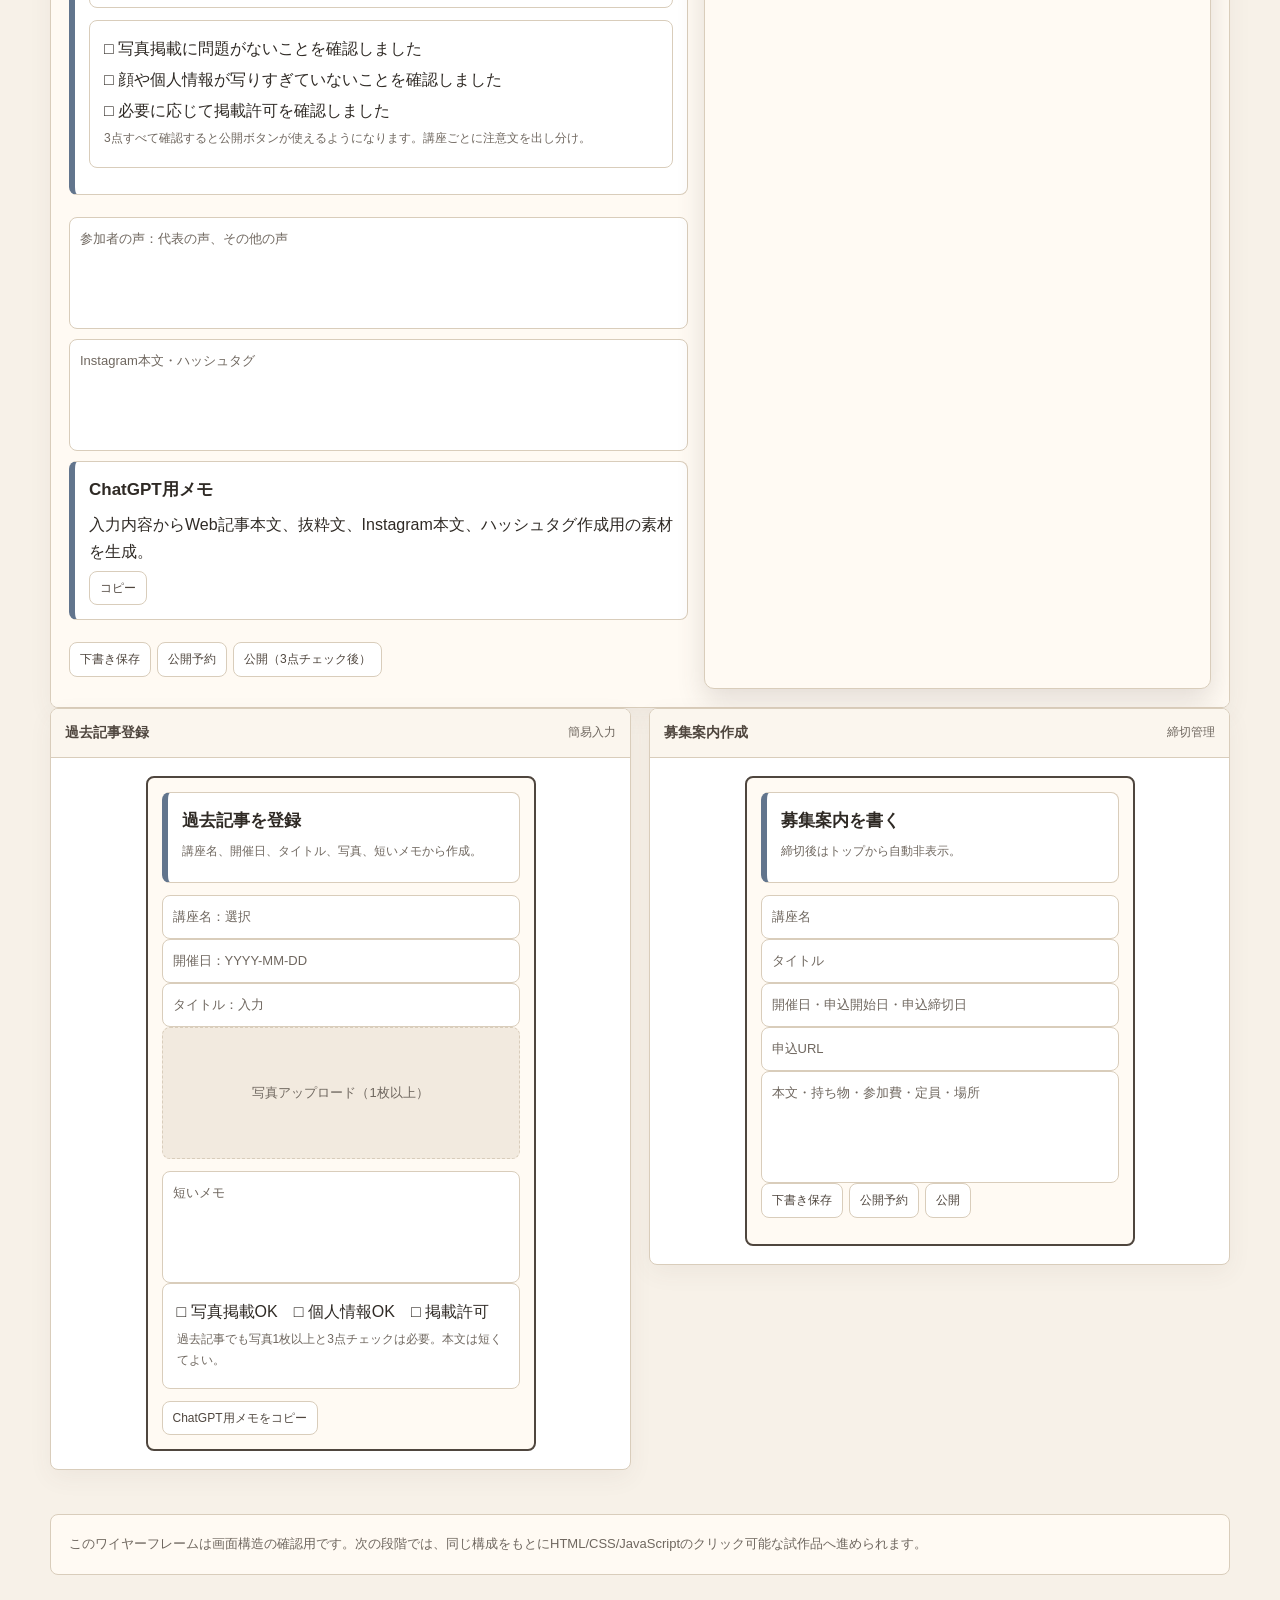
<file: docs/wireframe.html>
<!doctype html>
<html lang="ja">
<head>
  <meta charset="utf-8">
  <meta name="viewport" content="width=device-width, initial-scale=1">
  <title>うんなん暮らしの学び帖 ワイヤーフレーム</title>
  <style>
    :root {
      --bg: #f7f1e8;
      --page: #fffaf3;
      --card: #ffffff;
      --text: #2f2a25;
      --muted: #6f675f;
      --line: #d9cdbb;
      --strong: #4f463e;
      --cooking: #c9824a;
      --karin: #b9788e;
      --agri: #7f9b73;
      --baby: #d6b766;
      --yoga: #7fa8a0;
      --admin: #62758d;
    }

    * {
      box-sizing: border-box;
    }

    body {
      margin: 0;
      color: var(--text);
      background: var(--bg);
      font-family: -apple-system, BlinkMacSystemFont, "Hiragino Sans", "Yu Gothic", sans-serif;
      line-height: 1.7;
    }

    a {
      color: inherit;
      text-decoration: none;
    }

    .site-shell {
      width: min(1180px, calc(100% - 32px));
      margin: 0 auto;
      padding: 28px 0 56px;
    }

    .doc-header {
      display: grid;
      grid-template-columns: 1.1fr 0.9fr;
      gap: 28px;
      align-items: end;
      margin-bottom: 24px;
      padding: 28px;
      background: var(--page);
      border: 1px solid var(--line);
      border-radius: 8px;
    }

    h1,
    h2,
    h3,
    p {
      margin-top: 0;
    }

    h1 {
      margin-bottom: 8px;
      font-size: clamp(26px, 4vw, 42px);
      line-height: 1.25;
      letter-spacing: 0;
    }

    h2 {
      margin-bottom: 14px;
      font-size: 24px;
      letter-spacing: 0;
    }

    h3 {
      margin-bottom: 10px;
      font-size: 17px;
      letter-spacing: 0;
    }

    .lead {
      margin-bottom: 0;
      color: var(--muted);
      font-size: 15px;
    }

    .meta-list {
      display: grid;
      gap: 8px;
      margin: 0;
      padding: 0;
      list-style: none;
      color: var(--muted);
      font-size: 13px;
    }

    .meta-list strong {
      color: var(--strong);
    }

    .toc {
      position: sticky;
      top: 0;
      z-index: 20;
      display: flex;
      gap: 8px;
      overflow-x: auto;
      margin-bottom: 26px;
      padding: 10px 0;
      background: var(--bg);
    }

    .toc a {
      flex: 0 0 auto;
      min-height: 40px;
      padding: 8px 12px;
      background: var(--card);
      border: 1px solid var(--line);
      border-radius: 8px;
      color: var(--strong);
      font-size: 13px;
      white-space: nowrap;
    }

    .section {
      margin-bottom: 44px;
    }

    .section-heading {
      display: flex;
      align-items: baseline;
      justify-content: space-between;
      gap: 16px;
      margin-bottom: 14px;
    }

    .section-heading p {
      margin-bottom: 0;
      color: var(--muted);
      font-size: 13px;
    }

    .wire-grid {
      display: grid;
      grid-template-columns: repeat(2, minmax(0, 1fr));
      gap: 18px;
      align-items: start;
    }

    .wire-grid.three {
      grid-template-columns: repeat(3, minmax(0, 1fr));
    }

    .frame {
      overflow: hidden;
      background: var(--card);
      border: 1px solid var(--line);
      border-radius: 8px;
      box-shadow: 0 8px 24px rgba(79, 70, 62, 0.06);
    }

    .frame-title {
      display: flex;
      align-items: center;
      justify-content: space-between;
      gap: 12px;
      padding: 12px 14px;
      border-bottom: 1px solid var(--line);
      background: #fbf6ee;
      color: var(--strong);
      font-size: 14px;
      font-weight: 700;
    }

    .frame-title span {
      color: var(--muted);
      font-size: 12px;
      font-weight: 500;
    }

    .phone {
      width: min(390px, 100%);
      margin: 18px auto;
      padding: 14px;
      background: var(--page);
      border: 2px solid var(--strong);
      border-radius: 8px;
    }

    .desktop {
      padding: 18px;
      background: var(--page);
    }

    .bar,
    .box,
    .line,
    .button,
    .input,
    .photo,
    .quote,
    .table,
    .phone-preview {
      border: 1px solid var(--line);
      border-radius: 8px;
      background: var(--card);
    }

    .bar {
      display: flex;
      align-items: center;
      justify-content: space-between;
      gap: 10px;
      min-height: 48px;
      margin-bottom: 14px;
      padding: 10px;
    }

    .brand {
      display: grid;
      gap: 2px;
      min-width: 0;
    }

    .brand small,
    .label,
    .date,
    .hint {
      color: var(--muted);
      font-size: 12px;
    }

    .brand strong {
      overflow-wrap: anywhere;
      font-size: 16px;
      line-height: 1.35;
    }

    .nav {
      display: flex;
      gap: 6px;
      align-items: center;
    }

    .button {
      display: inline-flex;
      align-items: center;
      justify-content: center;
      min-height: 34px;
      padding: 6px 10px;
      color: var(--strong);
      font-size: 12px;
      white-space: nowrap;
    }

    .icon-button {
      width: 36px;
      min-width: 36px;
      padding: 0;
      font-size: 18px;
    }

    .hero {
      margin-bottom: 16px;
      padding: 20px 16px;
      border: 1px dashed var(--line);
      border-radius: 8px;
      background: #fffdf8;
    }

    .hero h3 {
      margin-bottom: 6px;
      font-size: 22px;
      line-height: 1.35;
    }

    .box {
      margin-bottom: 12px;
      padding: 14px;
    }

    .box.accent-cooking {
      border-left: 6px solid var(--cooking);
    }

    .box.accent-karin {
      border-left: 6px solid var(--karin);
    }

    .box.accent-agri {
      border-left: 6px solid var(--agri);
    }

    .box.accent-baby {
      border-left: 6px solid var(--baby);
    }

    .box.accent-yoga {
      border-left: 6px solid var(--yoga);
    }

    .box.accent-admin {
      border-left: 6px solid var(--admin);
    }

    .box h3,
    .box p {
      margin-bottom: 6px;
    }

    .stack {
      display: grid;
      gap: 10px;
    }

    .split {
      display: grid;
      grid-template-columns: 1fr 1fr;
      gap: 12px;
      align-items: start;
    }

    .cards {
      display: grid;
      grid-template-columns: repeat(2, minmax(0, 1fr));
      gap: 10px;
    }

    .desktop .cards {
      grid-template-columns: repeat(4, minmax(0, 1fr));
    }

    .desktop .reports {
      grid-template-columns: repeat(3, minmax(0, 1fr));
    }

    .line {
      min-height: 12px;
      margin-bottom: 7px;
      background: #eee5d8;
    }

    .line.short {
      width: 62%;
    }

    .line.tiny {
      width: 38%;
    }

    .line:last-child {
      margin-bottom: 0;
    }

    .photo {
      display: grid;
      place-items: center;
      min-height: 132px;
      margin-bottom: 12px;
      border-style: dashed;
      background: #f2eadf;
      color: var(--muted);
      font-size: 13px;
    }

    .photo.small {
      min-height: 74px;
      margin-bottom: 0;
    }

    .chip-row {
      display: flex;
      flex-wrap: wrap;
      gap: 6px;
      margin-bottom: 12px;
    }

    .chip {
      min-height: 32px;
      padding: 5px 9px;
      border: 1px solid var(--line);
      border-radius: 8px;
      background: #fffdf8;
      color: var(--strong);
      font-size: 12px;
    }

    .season-grid {
      display: grid;
      grid-template-columns: repeat(2, minmax(0, 1fr));
      gap: 8px;
    }

    .season-grid .box {
      min-height: 92px;
      margin-bottom: 0;
    }

    .article-title {
      margin-bottom: 6px;
      font-size: 20px;
      line-height: 1.4;
    }

    .quote {
      margin-bottom: 10px;
      padding: 14px;
      border-left: 6px solid var(--karin);
      font-size: 14px;
    }

    .gallery {
      display: grid;
      grid-template-columns: repeat(3, 1fr);
      gap: 8px;
    }

    .table {
      overflow: hidden;
      margin-bottom: 12px;
    }

    .table-row {
      display: grid;
      grid-template-columns: 0.8fr 1fr 1fr 1.6fr 0.8fr 0.8fr;
      border-bottom: 1px solid var(--line);
      font-size: 12px;
    }

    .table-row:last-child {
      border-bottom: 0;
    }

    .table-row > div {
      min-height: 42px;
      padding: 9px;
      border-right: 1px solid var(--line);
    }

    .table-row > div:last-child {
      border-right: 0;
    }

    .table-head {
      background: #f3eadf;
      color: var(--strong);
      font-weight: 700;
    }

    .admin-layout {
      display: grid;
      grid-template-columns: minmax(0, 1.1fr) minmax(290px, 0.9fr);
      gap: 16px;
    }

    .form-grid {
      display: grid;
      gap: 10px;
    }

    .input {
      min-height: 44px;
      padding: 10px;
      color: var(--muted);
      font-size: 13px;
    }

    .input.tall {
      min-height: 112px;
    }

    .upload-grid {
      display: grid;
      grid-template-columns: 1.2fr repeat(3, 0.7fr);
      gap: 8px;
    }

    .phone-preview {
      min-height: 620px;
      padding: 12px;
      background: var(--page);
    }

    .preview-screen {
      min-height: 594px;
      padding: 12px;
      border: 2px solid var(--strong);
      border-radius: 8px;
      background: #fffdf8;
    }

    .note {
      margin-top: 10px;
      margin-bottom: 0;
      color: var(--muted);
      font-size: 12px;
    }

    .footer-note {
      padding: 18px;
      border: 1px solid var(--line);
      border-radius: 8px;
      background: var(--page);
      color: var(--muted);
      font-size: 13px;
    }

    .kicker {
      display: block;
      margin-bottom: 4px;
      color: var(--muted);
      font-size: 11px;
      letter-spacing: 0.04em;
    }

    .copybar {
      display: flex;
      gap: 6px;
      margin-top: 8px;
    }

    .copybar .button {
      min-height: 30px;
      font-size: 11px;
    }

    .float-preview {
      padding: 10px;
      border: 1px solid var(--line);
      border-radius: 10px;
      background: var(--page);
      box-shadow: 0 12px 28px rgba(79, 70, 62, 0.16);
    }

    .float-preview .win-dots {
      display: flex;
      gap: 5px;
      margin-bottom: 8px;
    }

    .float-preview .win-dots span {
      width: 10px;
      height: 10px;
      border: 1px solid var(--line);
      border-radius: 50%;
      background: #fffdf8;
    }

    .float-preview .win-label {
      margin-left: 6px;
      color: var(--muted);
      font-size: 11px;
    }

    .toggle {
      display: inline-flex;
      overflow: hidden;
      margin-bottom: 10px;
      border: 1px solid var(--line);
      border-radius: 8px;
    }

    .toggle span {
      padding: 5px 12px;
      color: var(--strong);
      font-size: 12px;
    }

    .toggle span.on {
      background: var(--strong);
      color: #fffdf8;
    }

    .check-list p {
      margin-bottom: 4px;
    }

    @media (max-width: 920px) {
      .doc-header,
      .wire-grid,
      .wire-grid.three,
      .admin-layout {
        grid-template-columns: 1fr;
      }

      .section-heading {
        display: block;
      }
    }

    @media (max-width: 640px) {
      .site-shell {
        width: min(100% - 20px, 1180px);
        padding-top: 14px;
      }

      .doc-header,
      .desktop {
        padding: 16px;
      }

      .phone {
        margin: 12px auto;
        padding: 10px;
      }

      .bar {
        align-items: flex-start;
      }

      .nav .button:not(.icon-button) {
        display: none;
      }

      .cards,
      .desktop .cards,
      .desktop .reports,
      .split,
      .upload-grid {
        grid-template-columns: 1fr;
      }

      .table-row {
        grid-template-columns: 1fr;
      }

      .table-row > div {
        border-right: 0;
        border-bottom: 1px solid var(--line);
      }
    }
  </style>
</head>
<body>
  <main class="site-shell">
    <header class="doc-header">
      <div>
        <h1>うんなん暮らしの学び帖 ワイヤーフレーム</h1>
        <p class="lead">JAしまね雲南地区本部の講座・活動記録サイトの画面構造を確認するための低忠実度ワイヤーフレームです。現行のHTML試作品（リポジトリ直下の index.html / style.css / app.js）の構成に合わせています。</p>
      </div>
      <ul class="meta-list">
        <li><strong>正の関係</strong> 最新の仕様は index.html 側。本書はその構成に寄せた画面スケッチ</li>
        <li><strong>主対象</strong> スマホ閲覧中心、PCは広めの余白と複数列</li>
        <li><strong>方針</strong> 写真が少なくても成立し、募集より活動レポートが主役に見える構成</li>
      </ul>
    </header>

    <nav class="toc" aria-label="ワイヤーフレーム内ナビゲーション">
      <a href="#top">トップ</a>
      <a href="#course">講座ページ</a>
      <a href="#reports">活動レポート一覧</a>
      <a href="#article">活動レポート詳細</a>
      <a href="#recruit">募集記事詳細</a>
      <a href="#contact">お問い合わせ</a>
      <a href="#admin-dashboard">管理ダッシュボード</a>
      <a href="#admin-list">記事一覧</a>
      <a href="#admin-editor">記事作成</a>
    </nav>

    <section class="section" id="top">
      <div class="section-heading">
        <h2>公開サイト：トップページ</h2>
        <p>カバーで最新レポートを大きく見せ、募集は「次回のご案内」を控えめに。講座は1つの一覧にまとめる。</p>
      </div>
      <div class="wire-grid">
        <article class="frame">
          <div class="frame-title">スマホ <span>1カラム</span></div>
          <div class="phone">
            <div class="bar">
              <div class="brand">
                <small>JAしまね雲南地区本部</small>
                <strong>うんなん暮らしの学び帖</strong>
              </div>
              <div class="nav">
                <span class="button icon-button">☰</span>
              </div>
            </div>
            <div class="hero">
              <span class="kicker">JAでひらく、講座と活動の記録。</span>
              <h3>食べて、つくって、話して。暮らしを少し楽しく。</h3>
              <p class="lead">雲南の暮らしに寄り添う小さな活動を、写真とことばで記録しています。</p>
              <div class="box accent-karin" style="margin-top:12px;margin-bottom:0;">
                <span class="kicker">最新の活動レポート</span>
                <div class="photo small">写真または差し色</div>
                <h3>からだ想いのやさしい食事</h3>
                <p class="hint">令和8年1月27日｜雲南市 木次町</p>
              </div>
            </div>
            <h3>最近の活動レポート</h3>
            <div class="stack">
              <div class="box accent-cooking">
                <div class="label">おしゃべりクッキング｜R7/12/10</div>
                <h3>季節の味を楽しむ料理教室</h3>
                <div class="line"></div>
                <div class="line short"></div>
              </div>
              <div class="box accent-agri">
                <div class="label">アグリスクール｜R7/8/20</div>
                <h3>親子で畑へ 夏野菜にふれる体験</h3>
              </div>
              <div class="box accent-baby">
                <div class="label">赤ちゃん食堂｜R7/8/8</div>
                <h3>赤ちゃんと保護者がほっとする食の時間</h3>
              </div>
              <span class="button">活動レポートを読む</span>
            </div>
            <div class="box accent-cooking">
              <span class="kicker">次回のご案内</span>
              <h3>おしゃべりクッキング 9月講座</h3>
              <p class="hint">参加できる講座があるときだけ、控えめにお知らせします。</p>
              <div class="date">申込締切：令和8年9月10日</div>
              <span class="button">募集案内を見る</span>
            </div>
            <h3>講座一覧</h3>
            <div class="stack">
              <div class="box accent-cooking"><span class="kicker">暮らしのキッチン</span><h3>おしゃべりクッキング</h3><p>食べて、話して、暮らしを楽しむ料理教室。</p></div>
              <div class="box accent-karin"><span class="kicker">暮らしの花</span><h3>華凜</h3><p>学びと交流を重ねる、大人の女性のための時間。</p></div>
              <div class="box accent-agri"><span class="kicker">アグリスタイル</span><h3>アグリスクール</h3><p>親子で食と農にふれる、わくわく体験教室。</p></div>
              <div class="box accent-baby"><span class="kicker">食育</span><h3>赤ちゃん食堂</h3><p>赤ちゃんと保護者が、ほっとできる食と交流の場。</p></div>
              <div class="box accent-yoga"><span class="kicker">心とからだ</span><h3>ヨガ講座</h3><p>からだをゆるめて、心を整えるやさしい時間。</p></div>
            </div>
            <h3>季節の活動</h3>
            <div class="season-grid">
              <div class="box"><h3>春</h3><p class="hint">春の台所と手しごと</p></div>
              <div class="box"><h3>夏</h3><p class="hint">親子でふれる食と農</p></div>
              <div class="box"><h3>秋</h3><p class="hint">実りを味わう時間</p></div>
              <div class="box"><h3>冬</h3><p class="hint">あたたかな食卓と手仕事</p></div>
            </div>
          </div>
        </article>

        <article class="frame">
          <div class="frame-title">PC <span>カバーは2カラム、講座は縦の一覧</span></div>
          <div class="desktop">
            <div class="bar">
              <div class="brand">
                <small>JAしまね雲南地区本部</small>
                <strong>うんなん暮らしの学び帖</strong>
              </div>
              <div class="nav">
                <span class="button">ホーム</span>
                <span class="button">活動レポート</span>
                <span class="button">講座一覧</span>
                <span class="button">Instagram</span>
                <span class="button">お問い合わせ</span>
              </div>
            </div>
            <div class="hero">
              <div class="split">
                <div>
                  <span class="kicker">JAでひらく、講座と活動の記録。</span>
                  <h3>食べて、つくって、話して。暮らしを少し楽しく。</h3>
                  <p class="lead">雲南の暮らしに寄り添う小さな活動を、写真とことばで記録しています。</p>
                </div>
                <div class="box accent-karin" style="margin-bottom:0;">
                  <span class="kicker">最新の活動レポート</span>
                  <div class="photo small">写真または差し色</div>
                  <h3>からだ想いのやさしい食事</h3>
                  <p class="hint">令和8年1月27日｜雲南市 木次町</p>
                </div>
              </div>
            </div>
            <div class="split">
              <div>
                <h3>最近の活動レポート</h3>
                <div class="stack">
                  <div class="box accent-cooking"><div class="label">おしゃべりクッキング｜R7/12/10</div><h3>季節の味を楽しむ料理教室</h3></div>
                  <div class="box accent-agri"><div class="label">アグリスクール｜R7/8/20</div><h3>親子で畑へ 夏野菜にふれる体験</h3></div>
                  <div class="box accent-baby"><div class="label">赤ちゃん食堂｜R7/8/8</div><h3>赤ちゃんと保護者がほっとする食の時間</h3></div>
                </div>
              </div>
              <div class="box accent-cooking" style="align-self:start;">
                <span class="kicker">次回のご案内</span>
                <h3>おしゃべりクッキング 9月講座</h3>
                <p class="hint">募集がある時だけ、控えめに横へ添える。</p>
                <div class="date">申込締切：令和8年9月10日</div>
                <span class="button">募集案内を見る</span>
              </div>
            </div>
            <h3>講座一覧</h3>
            <div class="stack">
              <div class="box accent-cooking"><span class="kicker">暮らしのキッチン</span><h3>おしゃべりクッキング</h3><p>食べて、話して、暮らしを楽しむ料理教室。</p></div>
              <div class="box accent-karin"><span class="kicker">暮らしの花</span><h3>華凜</h3><p>学びと交流を重ねる、大人の女性のための時間。</p></div>
              <div class="box accent-agri"><span class="kicker">アグリスタイル</span><h3>アグリスクール</h3><p>親子で食と農にふれる、わくわく体験教室。</p></div>
              <div class="box accent-baby"><span class="kicker">食育</span><h3>赤ちゃん食堂</h3><p>赤ちゃんと保護者が、ほっとできる食と交流の場。</p></div>
              <div class="box accent-yoga"><span class="kicker">心とからだ</span><h3>ヨガ講座</h3><p>からだをゆるめて、心を整えるやさしい時間。</p></div>
            </div>
            <h3>季節の活動</h3>
            <div class="cards">
              <div class="box"><h3>春</h3><p class="hint">春の台所と手しごと</p></div>
              <div class="box"><h3>夏</h3><p class="hint">親子でふれる食と農</p></div>
              <div class="box"><h3>秋</h3><p class="hint">実りを味わう時間</p></div>
              <div class="box"><h3>冬</h3><p class="hint">あたたかな食卓と手仕事</p></div>
            </div>
          </div>
        </article>
      </div>
    </section>

    <section class="section" id="course">
      <div class="section-heading">
        <h2>公開サイト：講座ページ</h2>
        <p>写真がない場合も、差し色・余白・レポートで講座の雰囲気を出す。</p>
      </div>
      <div class="wire-grid three">
        <article class="frame">
          <div class="frame-title">講座トップ <span>華凜</span></div>
          <div class="phone">
            <div class="bar">
              <div class="brand"><small>うんなん暮らしの学び帖</small><strong>華凜</strong></div>
              <span class="button icon-button">☰</span>
            </div>
            <div class="hero box accent-karin">
              <span class="kicker">暮らしの花（手描き風アイコン）</span>
              <h3>華凜</h3>
              <p class="lead">学びと交流を重ねる、大人の女性のための時間。</p>
              <p>料理、手芸、ものづくり、健康教室、日帰り旅行など。暮らしを楽しむ学びを、同じ仲間と重ねています。</p>
              <p class="hint">開催目安：10月・12月・1月・4月・6月ごろ</p>
            </div>
            <h3>この講座の活動レポート</h3>
            <div class="stack">
              <div class="box accent-karin"><div class="date">R8/1/27</div><h3>からだ想いのやさしい食事</h3></div>
              <div class="box accent-karin"><div class="date">R7/12/10</div><h3>羊毛フェルトでうま作り</h3></div>
            </div>
            <div class="box accent-karin">
              <span class="kicker">次回のご案内</span>
              <h3>4月講座の募集</h3>
              <p class="hint">募集がある時だけ、控えめに表示。</p>
              <span class="button">募集案内を見る</span>
            </div>
          </div>
        </article>

        <article class="frame">
          <div class="frame-title">講座カード差し色 <span>3トーン＋カテゴリ</span></div>
          <div class="desktop">
            <div class="stack">
              <div class="box accent-cooking"><span class="kicker">暮らしのキッチン</span><h3>おしゃべりクッキング</h3><p>主色 #c9824a／淡背景 #f5e4d5／文字 #9f5f35</p></div>
              <div class="box accent-karin"><span class="kicker">暮らしの花</span><h3>華凜</h3><p>主色 #b9788e／淡背景 #f4e4e9／文字 #965f72</p></div>
              <div class="box accent-agri"><span class="kicker">アグリスタイル</span><h3>アグリスクール</h3><p>主色 #7f9b73／淡背景 #e8efe3／文字 #5e7a55</p></div>
              <div class="box accent-baby"><span class="kicker">食育</span><h3>赤ちゃん食堂</h3><p>主色 #d6b766／淡背景 #f6edcf／文字 #9f8140</p></div>
              <div class="box accent-yoga"><span class="kicker">心とからだ</span><h3>ヨガ講座</h3><p>主色 #7fa8a0／淡背景 #e4efed／文字 #5d827b</p></div>
            </div>
          </div>
        </article>

        <article class="frame">
          <div class="frame-title">写真なし状態 <span>崩れ確認</span></div>
          <div class="phone">
            <div class="hero box accent-agri">
              <span class="kicker">アグリスタイル</span>
              <div class="photo">写真なし時は淡い背景</div>
              <h3>アグリスクール</h3>
              <p>親子で食と農にふれる、わくわく体験教室。</p>
            </div>
            <div class="box">
              <div class="line"></div>
              <div class="line"></div>
              <div class="line short"></div>
            </div>
          </div>
        </article>
      </div>
    </section>

    <section class="section" id="reports">
      <div class="section-heading">
        <h2>公開サイト：活動レポート一覧</h2>
        <p>講座フィルターに加え、キーワード検索と年の絞り込みを実装済み（旧設計の将来機能を前倒し）。</p>
      </div>
      <article class="frame">
        <div class="frame-title">一覧画面 <span>フィルター＋検索</span></div>
        <div class="desktop">
          <h3>活動レポート</h3>
          <div class="chip-row">
            <span class="chip">すべて</span>
            <span class="chip">おしゃべりクッキング</span>
            <span class="chip">華凜</span>
            <span class="chip">アグリスクール</span>
            <span class="chip">赤ちゃん食堂</span>
            <span class="chip">ヨガ講座</span>
          </div>
          <div class="split">
            <div class="input">キーワード：タイトル・内容で探す</div>
            <div class="input">年：すべて ▼</div>
          </div>
          <div class="cards reports">
            <div class="box accent-karin"><div class="label">華凜</div><div class="date">R8/1/27</div><h3>からだ想いのやさしい食事</h3><p>発酵食品をテーマにした料理教室を開催しました。</p></div>
            <div class="box accent-cooking"><div class="label">おしゃべりクッキング</div><div class="date">R7/12/10</div><h3>季節の味を楽しむ料理教室</h3><p>旬の食材で、家庭でも作りやすい料理を学びました。</p></div>
            <div class="box accent-yoga"><div class="label">ヨガ講座</div><div class="date">R7/7/18</div><h3>からだをゆるめて呼吸を整える</h3><p>静かな会場で、日々の疲れをほどきました。</p></div>
          </div>
          <p class="note">記事が増えたら、年→年度（令和8年度など）単位へ拡張できるようにしておく。</p>
        </div>
      </article>
    </section>

    <section class="section" id="article">
      <div class="section-heading">
        <h2>公開サイト：活動レポート詳細</h2>
        <p>サブタイトル・開催場所・共有ボタンを備え、本文／今回の内容／参加者の声／この講座のほかの記録を読み物として配置。</p>
      </div>
      <div class="wire-grid">
        <article class="frame">
          <div class="frame-title">記事詳細 <span>スマホ</span></div>
          <div class="phone">
            <div class="box accent-karin">
              <span class="kicker">活動レポート</span>
              <div class="label">華凜</div>
              <h3 class="article-title">からだ想いのやさしい食事 手軽に簡単！発酵食品の魅力</h3>
              <p class="lead">発酵食品を、毎日の食卓へ</p>
              <p class="hint">令和8年1月27日｜雲南市 木次町｜講師：島根県家の光講師 飯塚生美子先生</p>
              <div class="copybar">
                <span class="button">リンクをコピー</span>
                <span class="button">紹介文つきでコピー</span>
              </div>
            </div>
            <div class="photo">メイン写真</div>
            <div class="box">
              <div class="line"></div>
              <div class="line"></div>
              <div class="line"></div>
              <div class="line short"></div>
            </div>
            <div class="box">
              <h3>今回の内容</h3>
              <p>・味噌とヨーグルトで和風炊き込みご飯<br>・ヨーグルト味噌汁<br>・鶏肉の塩麹焼き<br>・混ぜるだけちぎりパン</p>
            </div>
            <div class="box">
              <h3>参加者の声</h3>
              <div class="quote">“ヨーグルトの新しい利用法がすごく勉強になりました。”</div>
              <div class="box"><p>みんなで手際よく作るので、豪華な食事になり幸せな気分になります。</p></div>
            </div>
          </div>
        </article>

        <article class="frame">
          <div class="frame-title">記事下部 <span>関連導線</span></div>
          <div class="phone">
            <div class="box">
              <h3>この講座のほかの記録</h3>
              <div class="box accent-karin"><div class="date">R7/12/10</div><h3>羊毛フェルトでうま作り</h3></div>
              <div class="box accent-karin"><div class="date">R7/10/22</div><h3>秋の料理教室</h3></div>
            </div>
            <div class="bar">
              <div class="brand"><small>JAしまね雲南地区本部</small><strong>うんなん暮らしの学び帖</strong></div>
              <div class="nav">
                <span class="button">活動レポート</span>
                <span class="button">講座一覧</span>
                <span class="button">Instagram</span>
                <span class="button">お問い合わせ</span>
              </div>
            </div>
          </div>
        </article>
      </div>
    </section>

    <section class="section" id="recruit">
      <div class="section-heading">
        <h2>公開サイト：募集記事詳細</h2>
        <p>募集ページは残し、締切後は終了表示と開催後レポートへのリンクを出す。</p>
      </div>
      <div class="wire-grid">
        <article class="frame">
          <div class="frame-title">募集中 <span>フォーム誘導</span></div>
          <div class="phone">
            <div class="box accent-cooking">
              <span class="kicker">募集情報｜おしゃべりクッキング</span>
              <h3 class="article-title">おしゃべりクッキング 9月講座</h3>
              <p class="lead">季節の野菜を使った料理教室を開催します。</p>
              <div class="copybar">
                <span class="button">リンクをコピー</span>
                <span class="button">紹介文つきでコピー</span>
              </div>
            </div>
            <div class="photo">メイン写真（差し色でも成立）</div>
            <div class="box">
              <h3>概要</h3>
              <p>・日時：令和8年9月20日 10:00から13:00<br>・場所：JAしまね雲南地区本部<br>・参加費：1,000円<br>・申込締切：令和8年9月10日</p>
              <span class="button">申込フォームへ</span>
            </div>
          </div>
        </article>
        <article class="frame">
          <div class="frame-title">締切後 <span>終了表示</span></div>
          <div class="phone">
            <div class="box accent-cooking">
              <span class="kicker">募集情報</span>
              <h3 class="article-title">おしゃべりクッキング 9月講座</h3>
              <p class="lead">この募集は終了しました。開催後の様子は活動レポートで紹介します。</p>
            </div>
            <div class="box">
              <h3>概要</h3>
              <p>・日時／場所／参加費／申込締切</p>
              <span class="button">募集は終了しました</span>
            </div>
            <div class="box accent-cooking">
              <div class="label">開催後の様子はこちら</div>
              <h3>季節の野菜を楽しむ料理教室</h3>
              <span class="button">活動レポートを見る</span>
            </div>
          </div>
        </article>
      </div>
    </section>

    <section class="section" id="contact">
      <div class="section-heading">
        <h2>公開サイト：お問い合わせ</h2>
        <p>現行プロトタイプで追加。連絡先・問い合わせ例・Instagram誘導を1ページにまとめる。</p>
      </div>
      <article class="frame">
        <div class="frame-title">お問い合わせ <span>PC / スマホ共通</span></div>
        <div class="desktop">
          <div class="hero">
            <span class="kicker">お問い合わせ</span>
            <h3>お問い合わせ</h3>
            <p class="lead">講座や活動についてのお問い合わせは、JAしまね雲南地区本部までご連絡ください。</p>
          </div>
          <div class="admin-layout">
            <div class="stack">
              <div class="box">
                <h3>連絡先</h3>
                <p>・団体名：JAしまね雲南地区本部<br>・担当部署：ふれあい課<br>・電話番号：0854-xx-xxxx<br>・受付時間：平日 9:00から17:00</p>
                <p class="hint">「うんなん暮らしの学び帖を見た」とお伝えください。</p>
              </div>
              <div class="box">
                <h3>問い合わせ例</h3>
                <p>・講座について<br>・申込について<br>・赤ちゃん食堂について<br>・写真掲載について<br>・その他のお問い合わせ</p>
              </div>
            </div>
            <div class="box accent-karin" style="align-self:start;">
              <span class="kicker">Instagram</span>
              <h3>活動の様子を、写真でも。</h3>
              <p class="hint">日々の活動はInstagramでもお知らせします。</p>
              <span class="button">Instagram</span>
            </div>
          </div>
        </div>
      </article>
    </section>

    <section class="section" id="admin-dashboard">
      <div class="section-heading">
        <h2>管理画面：ダッシュボード</h2>
        <p>職員が最初に迷わないよう、作成アクション、最近の記事を集約。スマホプレビューはドラッグで動かせるフローティング「Phone View」。</p>
      </div>
      <article class="frame">
        <div class="frame-title">管理トップ <span>PC</span></div>
        <div class="desktop">
          <div class="bar">
            <div class="brand"><small>管理画面</small><strong>うんなん暮らしの学び帖</strong></div>
            <span class="hint">公開サイトを見る</span>
          </div>
          <div class="cards reports">
            <div class="box accent-admin"><h3>+ 新規記事</h3><p>活動レポートを作成</p></div>
            <div class="box accent-admin"><h3>+ 過去記事</h3><p>過去開催分を登録</p></div>
            <div class="box accent-admin"><h3>+ 募集案内</h3><p>締切後は自動で控えめに</p></div>
          </div>
          <div class="admin-layout">
            <div>
              <h3>最近の記事</h3>
              <div class="table">
                <div class="table-row table-head"><div>状態</div><div>開催日</div><div>講座</div><div>タイトル</div><div>操作</div></div>
                <div class="table-row" style="grid-template-columns:0.8fr 1fr 1fr 1.6fr 0.8fr;"><div>公開</div><div>R8/1/27</div><div>華凜</div><div>発酵食品の魅力</div><div>編集</div></div>
                <div class="table-row" style="grid-template-columns:0.8fr 1fr 1fr 1.6fr 0.8fr;"><div>下書き</div><div>R7/12/10</div><div>華凜</div><div>羊毛フェルト</div><div>編集</div></div>
              </div>
            </div>
            <div class="float-preview">
              <div class="win-dots"><span></span><span></span><span></span><em class="win-label">Phone View（ドラッグで移動・最小化・最大化）</em></div>
              <div class="preview-screen" style="min-height:auto;">
                <div class="bar"><div class="brand"><strong>うんなん暮らしの学び帖</strong></div><span class="button icon-button">☰</span></div>
                <div class="box accent-karin"><div class="label">華凜</div><h3>最新レポート</h3><p class="hint">スマホでの見え方を小さく確認</p></div>
                <div class="quote">代表的な参加者の声</div>
              </div>
            </div>
          </div>
        </div>
      </article>
    </section>

    <section class="section" id="admin-list">
      <div class="section-heading">
        <h2>管理画面：記事一覧</h2>
        <p>表形式を基本にしつつ、カード表示切替の余地を残す。</p>
      </div>
      <article class="frame">
        <div class="frame-title">記事一覧 <span>フィルター付き</span></div>
        <div class="desktop">
          <div class="bar">
            <h3>記事一覧</h3>
            <div class="chip-row">
              <span class="button">新規記事</span>
              <span class="button">過去記事登録</span>
              <span class="button">募集案内</span>
            </div>
          </div>
          <div class="chip-row">
            <span class="chip">投稿タイプ：すべて</span>
            <span class="chip">講座：すべて</span>
            <span class="chip">状態：すべて</span>
            <span class="chip">表示：表</span>
          </div>
          <div class="table">
            <div class="table-row table-head"><div>状態</div><div>開催日</div><div>講座</div><div>タイトル</div><div>種別</div><div>操作</div></div>
            <div class="table-row"><div>公開</div><div>R8/1/27</div><div>華凜</div><div>発酵食品の魅力</div><div>活動</div><div>編集</div></div>
            <div class="table-row"><div>下書き</div><div>R8/2/10</div><div>ヨガ</div><div>やさしい時間</div><div>募集</div><div>編集</div></div>
            <div class="table-row"><div>予約</div><div>R8/9/20</div><div>料理</div><div>9月講座募集</div><div>募集</div><div>編集</div></div>
          </div>
        </div>
      </article>
    </section>

    <section class="section" id="admin-editor">
      <div class="section-heading">
        <h2>管理画面：記事作成・過去記事登録</h2>
        <p>入力フォームに写真管理を組み込み、スマホプレビューはフローティング「Phone View」。公開は3点チェックが揃うまで不可。</p>
      </div>
      <article class="frame">
        <div class="frame-title">記事作成 <span>入力＋写真管理＋フローティングプレビュー</span></div>
        <div class="desktop admin-layout">
          <div class="form-grid">
            <div class="chip-row">
              <span class="chip">投稿タイプ：活動レポート</span>
              <span class="chip">講座：華凜</span>
              <span class="chip">状態：下書き</span>
            </div>
            <div class="input">開催日：2026-01-27</div>
            <div class="input">タイトル：からだ想いのやさしい食事</div>
            <div class="input">講師名・肩書き</div>
            <div class="input tall">内容メモ：当日の様子、メニュー、参加者の声を入力</div>
            <div class="input tall">本文：ChatGPTから貼り戻したWeb記事文</div>

            <div class="box accent-admin">
              <div class="bar" style="margin-bottom:10px;background:transparent;border:0;padding:0;">
                <div><span class="kicker">写真管理</span><h3 style="margin-bottom:0;">写真の品質と統一感</h3></div>
                <span class="button">AIに写真を相談するプロンプトをコピー</span>
              </div>
              <p class="hint">撮影ガイド：1枚は全体・1枚は手元・1枚は完成品。顔より料理・作品・手元・会場を優先。赤ちゃん食堂や親子講座は個人情報が写りすぎていないか確認。</p>
              <div class="photo">写真を選択（複数可）</div>
              <div class="toggle"><span class="on">掲載イメージ</span><span>元写真</span></div>
              <div class="box">
                <div class="split">
                  <div class="photo small">写真1（掲載イメージ）</div>
                  <div>
                    <p class="hint" style="margin:0 0 6px;">写真1</p>
                    <div class="chip-row">
                      <span class="chip">使用する</span>
                      <span class="chip">役割：メイン写真</span>
                      <span class="chip">トリミング：中央</span>
                    </div>
                    <div class="input">キャプション</div>
                    <div class="input" style="margin-top:6px;">altテキスト</div>
                  </div>
                </div>
                <div class="input tall" style="margin-top:8px;">AIからの写真アドバイス貼り付け欄（自動反映せず手動で設定）</div>
              </div>
              <div class="box check-list">
                <p>□ 写真掲載に問題がないことを確認しました</p>
                <p>□ 顔や個人情報が写りすぎていないことを確認しました</p>
                <p>□ 必要に応じて掲載許可を確認しました</p>
                <p class="hint">3点すべて確認すると公開ボタンが使えるようになります。講座ごとに注意文を出し分け。</p>
              </div>
            </div>

            <div class="input tall">参加者の声：代表の声、その他の声</div>
            <div class="input tall">Instagram本文・ハッシュタグ</div>
            <div class="box accent-admin">
              <h3>ChatGPT用メモ</h3>
              <p>入力内容からWeb記事本文、抜粋文、Instagram本文、ハッシュタグ作成用の素材を生成。</p>
              <span class="button">コピー</span>
            </div>
            <div class="chip-row">
              <span class="button">下書き保存</span>
              <span class="button">公開予約</span>
              <span class="button">公開（3点チェック後）</span>
            </div>
          </div>
          <div class="float-preview">
            <div class="win-dots"><span></span><span></span><span></span><em class="win-label">Phone View</em></div>
            <div class="preview-screen">
              <div class="bar" style="margin-bottom:10px;"><div class="brand"><strong>うんなん暮らしの学び帖</strong></div><span class="button icon-button">☰</span></div>
              <div class="box accent-karin">
                <div class="label">華凜</div>
                <h3>からだ想いのやさしい食事</h3>
                <p class="hint">発酵食品を、毎日の食卓へ</p>
              </div>
              <div class="photo">メイン写真プレビュー</div>
              <div class="box">
                <div class="line"></div>
                <div class="line"></div>
                <div class="line short"></div>
              </div>
              <div class="quote">代表的な参加者の声</div>
            </div>
          </div>
        </div>
      </article>

      <div class="wire-grid">
        <article class="frame">
          <div class="frame-title">過去記事登録 <span>簡易入力</span></div>
          <div class="phone">
            <div class="box accent-admin">
              <h3>過去記事を登録</h3>
              <p class="hint">講座名、開催日、タイトル、写真、短いメモから作成。</p>
            </div>
            <div class="input">講座名：選択</div>
            <div class="input">開催日：YYYY-MM-DD</div>
            <div class="input">タイトル：入力</div>
            <div class="photo">写真アップロード（1枚以上）</div>
            <div class="input tall">短いメモ</div>
            <div class="box check-list">
              <p>□ 写真掲載OK　□ 個人情報OK　□ 掲載許可</p>
              <p class="hint">過去記事でも写真1枚以上と3点チェックは必要。本文は短くてよい。</p>
            </div>
            <span class="button">ChatGPT用メモをコピー</span>
          </div>
        </article>
        <article class="frame">
          <div class="frame-title">募集案内作成 <span>締切管理</span></div>
          <div class="phone">
            <div class="box accent-admin">
              <h3>募集案内を書く</h3>
              <p class="hint">締切後はトップから自動非表示。</p>
            </div>
            <div class="input">講座名</div>
            <div class="input">タイトル</div>
            <div class="input">開催日・申込開始日・申込締切日</div>
            <div class="input">申込URL</div>
            <div class="input tall">本文・持ち物・参加費・定員・場所</div>
            <div class="chip-row">
              <span class="button">下書き保存</span>
              <span class="button">公開予約</span>
              <span class="button">公開</span>
            </div>
          </div>
        </article>
      </div>
    </section>

    <footer class="footer-note">
      このワイヤーフレームは画面構造の確認用です。次の段階では、同じ構成をもとにHTML/CSS/JavaScriptのクリック可能な試作品へ進められます。
    </footer>
  </main>
</body>
</html>
</file>
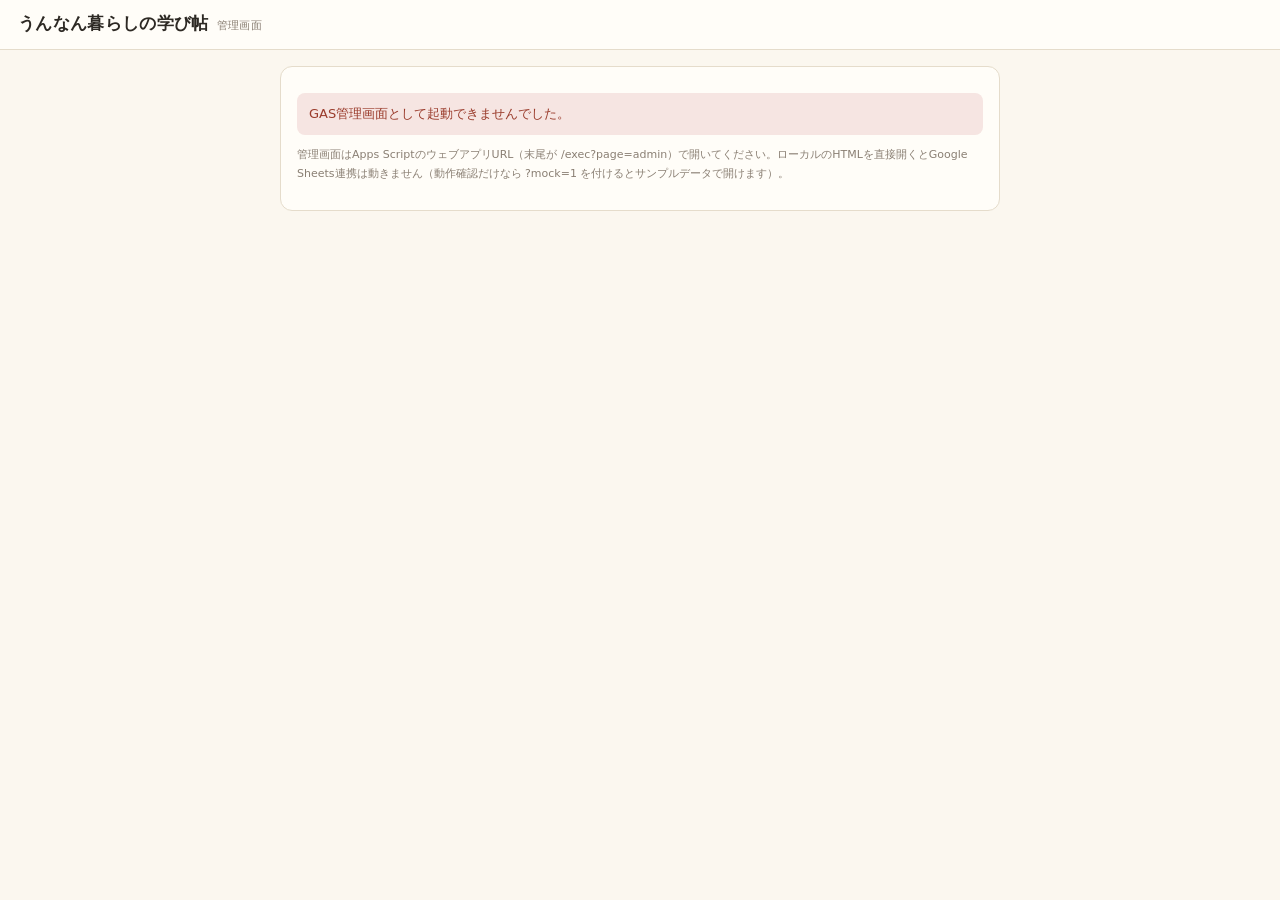
<file: gas/Admin.html>
<!DOCTYPE html>
<html lang="ja">
<head>
  <base target="_top">
  <meta charset="utf-8">
  <style>
    :root{
      --bg:#fbf7ef; --paper:#fffdf8; --paper-soft:#f8f1e7; --ink:#2d2924;
      --text-soft:#5e554d; --muted:#8a7f73; --line:#e5dccb; --line-strong:#d9cdb6;
      --brown:#9b6a47; --green:#007a4d; --red:#9a3b2b;
      --serif:"Yu Mincho","Hiragino Mincho ProN","Noto Serif JP",serif;
      --sans:system-ui,-apple-system,BlinkMacSystemFont,"Hiragino Sans","Yu Gothic",sans-serif;
    }
    *{box-sizing:border-box}
    body{margin:0;background:var(--bg);color:var(--ink);font-family:var(--sans);line-height:1.7}

    /* ヘッダー */
    .bar{display:flex;align-items:center;justify-content:space-between;gap:14px;flex-wrap:wrap;
      padding:10px 18px;background:var(--paper);border-bottom:1px solid var(--line);position:sticky;top:0;z-index:5}
    .bar h1{font-family:var(--serif);font-size:17px;font-weight:600;margin:0;letter-spacing:.02em}
    .bar h1 small{font-family:var(--sans);font-size:11px;color:var(--muted);font-weight:500;margin-left:8px}
    .bar .who{font-size:12px;color:var(--muted)}
    .tabs{display:flex;gap:2px}
    .tab{font:inherit;font-size:13px;font-weight:600;color:var(--text-soft);background:none;border:0;
      border-bottom:2px solid transparent;padding:8px 12px;cursor:pointer}
    .tab:hover{color:var(--brown)}
    .tab.active{color:var(--brown);border-bottom-color:var(--brown)}

    .wrap{display:grid;grid-template-columns:320px minmax(0,1fr);gap:16px;padding:16px;max-width:1160px;margin:0 auto}
    @media(max-width:840px){.wrap{grid-template-columns:1fr}}
    .wrap.single{grid-template-columns:minmax(0,720px);justify-content:center}
    .card{background:var(--paper);border:1px solid var(--line);border-radius:12px;padding:16px}

    /* 一覧 */
    .filters{margin-bottom:12px}
    .chips{display:flex;gap:6px;margin-bottom:8px}
    .chip{font:inherit;font-size:12px;padding:3px 12px;border-radius:999px;border:1px solid var(--line);
      background:var(--paper);color:var(--text-soft);cursor:pointer}
    .chip.active{background:var(--brown);border-color:var(--brown);color:#fff}
    .filters select,.filters input[type="search"]{margin-bottom:6px}
    .list-item{display:block;width:100%;text-align:left;border:1px solid var(--line);background:var(--paper);
      border-radius:8px;padding:8px 10px;margin-bottom:8px;cursor:pointer;font:inherit;color:inherit}
    .list-item:hover{border-color:var(--brown)}
    .list-item.selected{border-color:var(--brown);background:var(--paper-soft)}
    .list-item .meta{font-size:11px;color:var(--muted);white-space:nowrap;overflow:hidden;text-overflow:ellipsis}
    .badge{display:inline-block;font-size:10px;padding:1px 7px;border-radius:999px;border:1px solid var(--line)}
    .badge.published{background:#e7f3ec;color:var(--green);border-color:#bfe0cd}
    .badge.draft{background:#f4eee3;color:var(--brown)}
    .swatch-dot{display:inline-block;width:10px;height:10px;border-radius:999px;margin-right:6px;vertical-align:baseline}

    /* フォーム */
    label.field{display:block;margin-bottom:10px}
    label.field > span{display:block;font-size:12px;color:var(--text-soft);margin-bottom:3px}
    input,select,textarea{width:100%;font:inherit;padding:8px 10px;border:1px solid var(--line);
      border-radius:8px;background:#fff;color:var(--ink)}
    input:focus,select:focus,textarea:focus{outline:none;border-color:var(--brown)}
    input[disabled]{background:var(--paper-soft);color:var(--muted)}
    textarea{min-height:76px;resize:vertical}
    .grid2{display:grid;grid-template-columns:1fr 1fr;gap:10px}
    .grid3{display:grid;grid-template-columns:1fr 1fr 1fr;gap:10px}
    @media(max-width:520px){.grid2,.grid3{grid-template-columns:1fr}}
    .sec-title{font-family:var(--serif);font-size:13px;color:var(--brown);letter-spacing:.06em;
      margin:20px 0 8px;padding-bottom:4px;border-bottom:1px solid var(--line)}
    .hint{font-size:11px;color:var(--muted)}
    .list-title{font-family:var(--serif);font-size:14px;font-weight:600;margin:0 0 10px;letter-spacing:.02em}
    .admin-row{display:flex;align-items:center;gap:10px;padding:9px 0;border-bottom:1px solid var(--line)}
    .admin-row .mail{flex:1;font-size:14px;word-break:break-all}
    .admin-row .mail .hint{margin-left:6px}
    .admin-row select{width:130px}
    .editor-title{font-family:var(--serif);font-size:16px;font-weight:600;margin:0 0 12px;letter-spacing:.02em}
    .checks{background:var(--paper-soft);border:1px solid var(--line);border-radius:8px;padding:10px;margin:16px 0}
    .checks label{display:block;font-size:13px;margin-bottom:4px;cursor:pointer}
    .checks .hint{margin:4px 0 0}
    .color-field{display:flex;gap:6px;align-items:center}
    .color-field input[type="color"]{width:38px;height:34px;padding:2px;flex:none;cursor:pointer}

    /* ボタン */
    .actions{display:flex;gap:8px;flex-wrap:wrap;align-items:center;margin-top:14px}
    .actions .spacer{flex:1}
    button.btn{font:inherit;font-size:13px;font-weight:600;padding:9px 16px;border-radius:8px;
      border:1px solid var(--line-strong);background:var(--paper);color:var(--brown);cursor:pointer}
    button.btn:hover{background:rgba(155,106,71,.06)}
    button.btn.primary{background:var(--green);border-color:var(--green);color:#fff}
    button.btn.primary:hover{background:#006c45}
    button.btn.brown{background:var(--brown);border-color:var(--brown);color:#fff}
    button.btn.brown:hover{background:#8a5d3d}
    button.btn.danger{border-color:transparent;background:none;color:var(--red)}
    button.btn.danger:hover{background:#f6e5e2}
    button.btn:disabled{opacity:.45;cursor:not-allowed}
    .msg{padding:10px 12px;border-radius:8px;margin:10px 0;font-size:13px;display:none}
    .msg.ok{display:block;background:#e7f3ec;color:var(--green)}
    .msg.err{display:block;background:#f6e5e2;color:var(--red)}

    .recruit-only{display:none}
    #photoPreview img{max-width:220px;margin-top:8px;display:block;border:1px solid var(--line);border-radius:8px}
    .photo-box{margin-bottom:10px}

    /* プレビュー */
    .pv-overlay{position:fixed;inset:0;z-index:50;background:rgba(45,41,36,.45);display:none;
      align-items:flex-start;justify-content:center;padding:24px 14px;overflow:auto}
    .pv-overlay.open{display:flex}
    .pv-sheet{position:relative;width:100%;max-width:720px;background:var(--paper);
      border-radius:14px;padding:clamp(20px,5vw,44px);margin:auto 0}
    .pv-close{position:sticky;top:0;float:right;font:inherit;font-size:13px;border:1px solid var(--line-strong);
      background:var(--paper);color:var(--brown);border-radius:999px;padding:5px 14px;cursor:pointer}
    .pv-note{font-size:11px;color:var(--muted);margin:0 0 18px}
    .pv-kicker{font-size:12px;letter-spacing:.08em;color:var(--pv-ink,var(--brown));margin:0 0 6px}
    .pv-sheet h1{font-family:var(--serif);font-size:clamp(22px,4vw,30px);line-height:1.5;margin:0 0 6px}
    .pv-subtitle{color:var(--text-soft);margin:0 0 8px}
    .pv-meta{font-size:13px;color:var(--muted);margin:0 0 18px}
    .pv-image{width:100%;border-radius:10px;border:1px solid var(--line);display:block;margin-bottom:20px}
    .pv-body p{margin:0 0 14px;color:var(--text-soft)}
    .pv-box{background:var(--pv-soft,var(--paper-soft));border-radius:10px;padding:16px 18px;margin:20px 0}
    .pv-box h2{font-family:var(--serif);font-size:15px;margin:0 0 8px;color:var(--ink)}
    .pv-box ul{margin:0;padding-left:20px;color:var(--text-soft)}
    .pv-box li{margin-bottom:4px}
    .pv-voice{border-left:3px solid var(--pv-accent,var(--brown));margin:0 0 10px;padding:2px 0 2px 12px;color:var(--text-soft)}
    .pv-instructor{margin-top:20px;padding-top:14px;border-top:1px solid var(--line);font-size:14px;color:var(--text-soft)}
    .pv-fact{display:grid;grid-template-columns:7em 1fr;gap:4px 10px;font-size:14px;color:var(--text-soft)}
    .pv-fact dt{color:var(--muted)}
    .pv-fact dd{margin:0}
  </style>
</head>
<body>
  <div class="bar">
    <h1>うんなん暮らしの学び帖<small>管理画面</small></h1>
    <nav class="tabs" id="tabs" style="display:none">
      <button class="tab active" data-view="articles">記事</button>
      <button class="tab" data-view="courses">講座</button>
      <button class="tab" data-view="settings">サイト設定</button>
      <button class="tab" data-view="admins" id="tabAdmins" hidden>管理者設定</button>
    </nav>
    <span class="who" id="who">確認中…</span>
  </div>

  <div id="gate" class="wrap single"><div class="card">読み込み中…</div></div>

  <!-- ===== 記事 ===== -->
  <div id="view-articles" class="wrap" style="display:none">
    <aside>
      <div class="card" style="margin-bottom:16px">
        <button class="btn brown" id="newBtn" style="width:100%">＋ 新規作成</button>
      </div>
      <div class="card">
      <div class="list-title">記事一覧</div>
      <div class="filters">
        <div class="chips" id="statusChips">
          <button class="chip active" data-status="">すべて</button>
          <button class="chip" data-status="published">公開</button>
          <button class="chip" data-status="draft">下書き</button>
        </div>
        <select id="filterType">
          <option value="">すべての種類</option>
          <option value="report">活動レポート</option>
          <option value="recruit">募集案内</option>
          <option value="notice">お知らせ</option>
        </select>
        <input type="search" id="filterQ" placeholder="タイトルで検索">
      </div>
      <div id="list"></div>
      </div>
    </aside>

    <main class="card" id="editorPane" hidden>
      <h2 class="editor-title" id="editorTitle">新規作成</h2>
      <div id="msg" class="msg"></div>

      <div class="grid2">
        <label class="field"><span>投稿タイプ</span>
          <select id="post_type">
            <option value="report">活動レポート</option>
            <option value="recruit">募集案内</option>
            <option value="notice">お知らせ</option>
          </select>
        </label>
        <label class="field"><span>講座</span><select id="course_id"></select></label>
      </div>
      <div class="grid2">
        <label class="field"><span>開催日</span><input type="date" id="event_date"></label>
        <label class="field"><span>開催場所</span><input id="place" placeholder="例：雲南市 木次町"></label>
      </div>
      <label class="field"><span>タイトル</span><input id="title"></label>
      <label class="field"><span>サブタイトル</span><input id="subtitle" placeholder="タイトル下のリード見出し"></label>
      <label class="field"><span>抜粋（一覧用）</span><textarea id="excerpt"></textarea></label>

      <div class="report-only" id="reportFields">
        <label class="field"><span>本文</span><textarea id="body" style="min-height:140px"></textarea></label>
        <label class="field"><span>今回の内容（1行に1つ）</span><textarea id="activity_items"></textarea></label>
        <div class="grid2">
          <label class="field"><span>講師名</span><input id="instructor_name"></label>
          <label class="field"><span>講師肩書き</span><input id="instructor_title"></label>
        </div>
        <label class="field"><span>代表の参加者の声</span><input id="participant_voice_main"></label>
        <label class="field"><span>その他の声（1行に1つ）</span><textarea id="participant_voices"></textarea></label>
      </div>

      <div class="recruit-only" id="recruitFields">
        <div class="grid2">
          <label class="field"><span>開催時間</span><input id="event_time" placeholder="例：10:00から13:00"></label>
          <label class="field"><span>参加費</span><input id="fee" placeholder="例：1,000円"></label>
        </div>
        <div class="grid2">
          <label class="field"><span>申込締切</span><input type="date" id="application_deadline"></label>
          <label class="field"><span>申込URL</span><input id="application_url"></label>
        </div>
      </div>

      <div class="sec-title">内容メモ・Instagram</div>
      <label class="field"><span>内容メモ（ChatGPT用素材）</span><textarea id="content_memo"></textarea></label>
      <div class="grid2">
        <label class="field"><span>Instagram本文</span><textarea id="instagram_caption"></textarea></label>
        <label class="field"><span>ハッシュタグ</span><textarea id="hashtags"></textarea></label>
      </div>

      <div class="sec-title">写真（メイン1枚）</div>
      <div class="photo-box">
        <input type="file" id="photoInput" accept="image/*">
        <span class="hint" id="photoStatus"></span>
        <div id="photoPreview"></div>
        <input type="hidden" id="main_image_file_id">
        <!-- 画像パスは編集不要になったため非表示。既存記事の値は保持して送り返す。 -->
        <input type="hidden" id="image_path">
      </div>

      <div class="checks">
        <strong style="font-size:13px">公開前チェック</strong>
        <label><input type="checkbox" class="pc" id="photo_confirmed"> 写真掲載に問題がないことを確認しました</label>
        <label><input type="checkbox" class="pc" id="privacy_confirmed"> 顔や個人情報が写りすぎていないことを確認しました</label>
        <label><input type="checkbox" class="pc" id="permission_confirmed"> 必要に応じて掲載許可を確認しました</label>
        <p class="hint">3点すべて確認すると「公開」が使えます。</p>
      </div>

      <div class="actions">
        <button class="btn" id="previewBtn">プレビュー</button>
        <button class="btn" id="draftBtn">下書き保存</button>
        <button class="btn primary" id="publishBtn" disabled>公開</button>
        <span class="hint" id="statusLabel"></span>
        <span class="spacer"></span>
        <button class="btn" id="dupBtn" hidden>複製して新規</button>
        <button class="btn" id="unpublishBtn" hidden>非公開に戻す</button>
        <button class="btn danger" id="deleteBtn" hidden>削除</button>
      </div>
    </main>
  </div>

  <!-- ===== 講座 ===== -->
  <div id="view-courses" class="wrap" style="display:none">
    <aside class="card">
      <button class="btn brown" id="newCourseBtn" style="width:100%;margin-bottom:12px">＋ 新しい講座</button>
      <div id="courseList"></div>
    </aside>
    <main class="card">
      <div id="courseMsg" class="msg"></div>
      <div class="grid2">
        <label class="field"><span>講座ID（半角英数字）</span><input id="c_course_id" placeholder="例：cooking"></label>
        <label class="field"><span>講座名</span><input id="c_course_name"></label>
      </div>
      <div class="grid2">
        <label class="field"><span>カテゴリ（見出し上の小さな文字）</span><input id="c_category" placeholder="例：暮らしのキッチン"></label>
        <label class="field"><span>開催目安</span><input id="c_activity_months" placeholder="例：5月・7月・9月ごろ"></label>
      </div>
      <label class="field"><span>ひとことコピー</span><input id="c_copy"></label>
      <label class="field"><span>説明文</span><textarea id="c_description"></textarea></label>

      <div class="sec-title">見た目</div>
      <div class="grid2">
        <label class="field"><span>アイコン</span>
          <select id="c_icon_type">
            <option value="bowl">bowl（お椀）</option>
            <option value="pot">pot（鍋）</option>
            <option value="flower">flower（花）</option>
            <option value="leaf">leaf（葉）</option>
            <option value="sprout">sprout（芽）</option>
            <option value="moon">moon（月）</option>
          </select>
        </label>
        <label class="field"><span>画像パス（任意）</span><input id="c_image_path" placeholder="例：assets/images/cooking.png"></label>
      </div>
      <div class="grid3">
        <label class="field"><span>アクセント色</span>
          <span class="color-field"><input type="color" id="c_accent_color_pick"><input id="c_accent_color" placeholder="#c9824a"></span></label>
        <label class="field"><span>うすい背景色</span>
          <span class="color-field"><input type="color" id="c_accent_soft_pick"><input id="c_accent_soft" placeholder="#f5e4d5"></span></label>
        <label class="field"><span>濃い文字色</span>
          <span class="color-field"><input type="color" id="c_accent_ink_pick"><input id="c_accent_ink" placeholder="#9f5f35"></span></label>
      </div>
      <div class="grid2">
        <label class="field"><span>表示順（小さいほど上）</span><input type="number" id="c_display_order" min="1"></label>
        <label class="field" style="display:flex;align-items:center;gap:8px;margin-top:22px">
          <input type="checkbox" id="c_is_main_course" style="width:auto"> <span style="margin:0">主要講座として表示</span>
        </label>
      </div>
      <div class="actions">
        <button class="btn brown" id="courseSaveBtn">保存</button>
        <span class="hint" id="courseStatusLabel"></span>
      </div>
      <p class="hint">※ 講座の削除は影響が大きいため、スプレッドシートから直接行ってください。</p>
    </main>
  </div>

  <!-- ===== サイト設定 ===== -->
  <div id="view-settings" class="wrap single" style="display:none">
    <main class="card">
      <div id="settingsMsg" class="msg"></div>
      <div class="sec-title" style="margin-top:0">サイト全体の設定</div>
      <p class="hint" style="margin:0 0 14px">トップページの文言や問い合わせ先など、サイト全体で使う設定です。</p>
      <div id="settingsFields"></div>
      <div class="actions">
        <button class="btn brown" id="settingsSaveBtn">設定を保存</button>
      </div>
    </main>
  </div>

  <!-- ===== 管理者設定（オーナーのみ） ===== -->
  <div id="view-admins" class="wrap single" style="display:none">
    <main class="card">
      <div id="adminsMsg" class="msg"></div>
      <div class="sec-title" style="margin-top:0">管理者設定</div>
      <p class="hint" style="margin:0 0 14px">管理画面に入れるGoogleアカウントの一覧です。オーナーだけが操作できます。</p>
      <div id="adminsList"></div>
      <div class="sec-title">管理者を追加</div>
      <div class="grid2">
        <label class="field"><span>メールアドレス</span><input id="newAdminEmail" placeholder="example@gmail.com"></label>
        <label class="field"><span>権限</span>
          <select id="newAdminRole">
            <option value="staff">スタッフ（記事・講座・サイト設定）</option>
            <option value="owner">オーナー（管理者設定も操作可）</option>
          </select></label>
      </div>
      <div class="actions">
        <button class="btn brown" id="adminAddBtn">追加</button>
      </div>
    </main>
  </div>

  <!-- ===== プレビュー ===== -->
  <div class="pv-overlay" id="pvOverlay">
    <div class="pv-sheet">
      <button class="pv-close" id="pvClose">閉じる ×</button>
      <p class="pv-note">プレビュー（実際の公開ページの見た目に近づけた簡易表示です）</p>
      <div id="pvBody"></div>
    </div>
  </div>

  <script>
    var MOCK = /[?&]mock=1/.test(location.search) && !(window.google && google.script && google.script.run);
    var courses = [];           // 記事フォーム用（course_id / course_name / accent系）
    var articles = [];          // 一覧キャッシュ
    var editingId = "";
    var editingStatus = "";
    var filter = { status: "", type: "", q: "" };
    var adminCourses = null;    // 講座タブ用（全カラム）
    var editingCourseId = "";
    var settingsRows = null;    // サイト設定タブ用
    var adminUsers = null;      // 管理者設定タブ用
    var myEmail = "";           // ログイン中のメール（自分の行は編集不可にする）

    function $(id){ return document.getElementById(id); }
    function val(id){ return $(id).value; }
    function setVal(id,v){ $(id).value = v == null ? "" : v; }
    function escapeHtml(s){ return String(s).replace(/[&<>"']/g,function(c){return {"&":"&amp;","<":"&lt;",">":"&gt;",'"':"&quot;","'":"&#39;"}[c];}); }
    function escapeAttr(s){ return escapeHtml(s).replace(/`/g,"&#96;"); }
    function splitLines(v){ return String(v||"").split(/\r?\n/).map(function(s){return s.trim();}).filter(Boolean); }
    function jpDate(iso){
      var m = String(iso||"").match(/^(\d{4})-(\d{2})-(\d{2})$/);
      return m ? (+m[1])+"年"+(+m[2])+"月"+(+m[3])+"日" : String(iso||"");
    }
    var TYPE_LABELS = { report:"活動レポート", recruit:"募集案内", notice:"お知らせ" };
    function statusJa(s){ return { published:"公開", draft:"下書き", scheduled:"予約" }[s] || s || "下書き"; }

    // --- GAS呼び出し（Promise化）。MOCK時はローカルのサンプルデータで動く。---
    function gasRun(name){
      var args = [].slice.call(arguments, 1);
      return new Promise(function(resolve, reject){
        if (MOCK) return mockRun(name, args).then(resolve, reject);
        if (!(window.google && google.script && google.script.run)) {
          return reject(new Error("GAS管理画面として起動できませんでした。"));
        }
        var runner = google.script.run
          .withSuccessHandler(resolve)
          .withFailureHandler(function(e){ reject(new Error(e && e.message || String(e))); });
        runner[name].apply(runner, args);
      });
    }

    function showMsgIn(boxId, text, kind){
      var m = $(boxId); m.textContent = text; m.className = "msg " + (kind||"ok");
      if(kind !== "err"){ setTimeout(function(){ m.className = "msg"; }, 4000); }
    }
    function showMsg(text, kind){ showMsgIn("msg", text, kind); }

    /* =============== タブ =============== */
    function switchView(view){
      document.querySelectorAll(".tab").forEach(function(t){
        t.classList.toggle("active", t.dataset.view === view);
      });
      ["articles","courses","settings","admins"].forEach(function(v){
        $("view-"+v).style.display = (v === view) ? "grid" : "none";
      });
      if(view === "courses" && adminCourses === null) loadCoursesTab();
      if(view === "settings" && settingsRows === null) loadSettingsTab();
      if(view === "admins" && adminUsers === null) loadAdminsTab();
    }

    /* =============== 記事：一覧・絞り込み =============== */
    function renderList(){
      var box = $("list"); box.innerHTML = "";
      var q = filter.q.toLowerCase();
      var shown = articles.filter(function(a){
        if(filter.status === "published" && a.status !== "published") return false;
        if(filter.status === "draft" && a.status === "published") return false;
        if(filter.type && a.post_type !== filter.type) return false;
        if(q && String(a.title||"").toLowerCase().indexOf(q) < 0) return false;
        return true;
      });
      shown.forEach(function(a){
        var b = document.createElement("button");
        b.className = "list-item" + (a.article_id === editingId ? " selected" : "");
        var cls = a.status === "published" ? "published" : "draft";
        var label = { published:"公開", draft:"下書き", scheduled:"予約" }[a.status] || a.status || "下書き";
        var course = courses.filter(function(c){ return c.course_id === a.course_id; })[0];
        var courseHtml = course
          ? '｜<span class="swatch-dot" style="background:'+escapeAttr(course.accent_color||"#ccc")+'"></span>'+escapeHtml(course.course_name || "")
          : "";
        b.innerHTML = '<span class="badge '+cls+'">'+escapeHtml(label)+'</span> '+ escapeHtml(a.title || "(無題)") +
          '<div class="meta">'+ escapeHtml(a.event_date || "") +'｜'+ escapeHtml(TYPE_LABELS[a.post_type] || a.post_type || "") + courseHtml +'</div>';
        b.onclick = function(){ loadArticle(a.article_id); };
        box.appendChild(b);
      });
      if(!shown.length){ box.innerHTML = '<p class="hint">該当する記事がありません。</p>'; }
    }

    function reloadList(){
      return gasRun("getAdminData").then(function(d){
        articles = d.articles || [];
        renderList();
      });
    }

    /* =============== 記事：フォーム =============== */
    var ARTICLE_FIELDS = ["event_date","place","title","subtitle","excerpt","body","activity_items",
      "instructor_name","instructor_title","participant_voice_main","participant_voices",
      "event_time","fee","application_deadline","application_url","content_memo",
      "instagram_caption","hashtags","image_path","main_image_file_id"];
    var CHECK_FIELDS = ["photo_confirmed","privacy_confirmed","permission_confirmed"];

    function updateTypeFields(){
      var t = val("post_type");
      $("reportFields").style.display = (t === "recruit") ? "none" : "block";
      $("recruitFields").style.display = (t === "recruit") ? "block" : "none";
    }
    function hasPhoto(){ return !!($("main_image_file_id").value || val("image_path").trim()); }
    function updatePublishGate(){
      var checks = CHECK_FIELDS.every(function(id){ return $(id).checked; });
      $("publishBtn").disabled = !(checks && hasPhoto());
    }
    function updateEditButtons(){
      $("dupBtn").hidden = !editingId;
      $("deleteBtn").hidden = !editingId;
      $("unpublishBtn").hidden = !(editingId && editingStatus === "published");
    }

    // 右カラム（入力フォーム）は初期非表示。新規作成か記事クリックで開く。
    function openEditor(title){
      $("editorTitle").textContent = title;
      $("editorPane").hidden = false;
    }
    function closeEditor(){
      $("editorPane").hidden = true;
    }

    function clearForm(){
      editingId = ""; editingStatus = "";
      ARTICLE_FIELDS.forEach(function(id){ setVal(id,""); });
      $("post_type").value = "report";
      CHECK_FIELDS.forEach(function(id){ $(id).checked = false; });
      $("photoInput").value = ""; $("photoStatus").textContent = ""; showPhotoPreview("");
      $("statusLabel").textContent = "新規";
      updateTypeFields(); updatePublishGate(); updateEditButtons(); renderList();
      window.scrollTo(0,0);
    }

    function loadArticle(id){
      gasRun("getArticle", id).then(function(r){
        editingId = r.article_id || "";
        editingStatus = r.status || "draft";
        setVal("post_type", r.post_type || "report");
        setVal("course_id", r.course_id || (courses[0] && courses[0].course_id));
        ARTICLE_FIELDS.forEach(function(k){ setVal(k, r[k]); });
        CHECK_FIELDS.forEach(function(k){ $(k).checked = String(r[k]).toUpperCase() === "TRUE"; });
        $("photoInput").value = "";
        $("photoStatus").textContent =
          (!r.main_image_file_id && String(r.image_path || "").trim())
            ? "既存画像を使用中（アップロードで差し替え可）" : "";
        showPhotoPreview(r.main_image_file_id);
        $("statusLabel").textContent = "編集中：" + statusJa(editingStatus);
        openEditor("記事編集");
        updateTypeFields(); updatePublishGate(); updateEditButtons(); renderList();
        window.scrollTo(0,0);
      }).catch(function(e){ showMsg(e.message, "err"); });
    }

    function collect(intent){
      var out = { intent: intent, article_id: editingId, post_type: val("post_type"), course_id: val("course_id") };
      ARTICLE_FIELDS.forEach(function(k){ out[k] = val(k); });
      CHECK_FIELDS.forEach(function(k){ out[k] = $(k).checked; });
      return out;
    }

    function save(intent){
      $("draftBtn").disabled = true; $("publishBtn").disabled = true;
      gasRun("saveArticle", collect(intent)).then(function(r){
        editingId = r.article_id; editingStatus = r.status;
        showMsg((intent === "publish" ? "公開しました" : "下書き保存しました") + "（" + r.article_id + "）", "ok");
        $("statusLabel").textContent = "編集中：" + statusJa(r.status);
        $("draftBtn").disabled = false; updatePublishGate(); updateEditButtons();
        reloadList();
      }).catch(function(e){
        showMsg(e.message, "err");
        $("draftBtn").disabled = false; updatePublishGate();
      });
    }

    function unpublish(){
      if(!editingId) return;
      if(!confirm("この記事を非公開（下書き）に戻します。よろしいですか？")) return;
      gasRun("setArticleStatus", editingId, "draft").then(function(r){
        editingStatus = r.status;
        $("statusLabel").textContent = "編集中：" + statusJa(r.status);
        showMsg("非公開に戻しました。", "ok");
        updateEditButtons(); reloadList();
      }).catch(function(e){ showMsg(e.message, "err"); });
    }

    function removeArticle(){
      if(!editingId) return;
      if(!confirm("この記事を削除します。元に戻せません。よろしいですか？")) return;
      gasRun("deleteArticle", editingId).then(function(){
        showMsg("削除しました。", "ok");
        reloadList().then(function(){ clearForm(); closeEditor(); });
      }).catch(function(e){ showMsg(e.message, "err"); });
    }

    function duplicateArticle(){
      // 現在のフォーム内容のまま、新規記事として編集を続ける（保存するまでシートには入らない）
      editingId = ""; editingStatus = "";
      setVal("title", val("title") ? val("title") + "（コピー）" : "");
      CHECK_FIELDS.forEach(function(id){ $(id).checked = false; });
      $("statusLabel").textContent = "新規（複製）";
      $("editorTitle").textContent = "新規作成";
      updatePublishGate(); updateEditButtons(); renderList();
      showMsg("複製しました。「下書き保存」すると新しい記事として保存されます。", "ok");
      window.scrollTo(0,0);
    }

    /* =============== 記事：写真 =============== */
    function resizeToBase64(file, maxSide, cb){
      var reader = new FileReader();
      reader.onload = function(){
        var img = new Image();
        img.onload = function(){
          var w = img.width, h = img.height, scale = Math.min(1, maxSide/Math.max(w,h));
          var cw = Math.round(w*scale), ch = Math.round(h*scale);
          var canvas = document.createElement("canvas");
          canvas.width = cw; canvas.height = ch;
          canvas.getContext("2d").drawImage(img, 0, 0, cw, ch);
          cb(canvas.toDataURL("image/jpeg", 0.85).split(",")[1]);
        };
        img.onerror = function(){ cb(null); };
        img.src = reader.result;
      };
      reader.onerror = function(){ cb(null); };
      reader.readAsDataURL(file);
    }

    function onPhotoSelected(e){
      var file = e.target.files && e.target.files[0];
      if(!file) return;
      $("photoStatus").textContent = "アップロード中…";
      resizeToBase64(file, 1600, function(b64){
        if(!b64){ $("photoStatus").textContent = "画像の読み込みに失敗しました。"; return; }
        gasRun("uploadPhoto", { filename: file.name, mimeType: "image/jpeg", dataBase64: b64 }).then(function(r){
          setVal("main_image_file_id", r.file_id);
          $("photoPreview").innerHTML = '<img src="'+escapeAttr(r.url)+'" alt="プレビュー">';
          $("photoStatus").textContent = "保存しました（"+r.name+"）";
          updatePublishGate();
        }).catch(function(err){
          $("photoStatus").textContent = "保存に失敗：" + err.message;
        });
      });
    }

    function photoUrl(){
      var id = $("main_image_file_id").value;
      if(id){
        var mock = $("photoPreview").querySelector("img");
        return (MOCK && mock) ? mock.src : "https://lh3.googleusercontent.com/d/" + id;
      }
      return val("image_path").trim();
    }
    function showPhotoPreview(fileId){
      $("photoPreview").innerHTML = fileId
        ? '<img src="https://lh3.googleusercontent.com/d/'+escapeAttr(fileId)+'" alt="プレビュー">' : "";
    }

    /* =============== 記事：プレビュー =============== */
    function courseOf(id){
      for(var i=0;i<courses.length;i++){ if(courses[i].course_id === id) return courses[i]; }
      return null;
    }

    function openPreview(){
      var t = val("post_type");
      var c = courseOf(val("course_id")) || {};
      var style = 'style="--pv-accent:'+escapeAttr(c.accent_color||"#9b6a47")+
        ';--pv-soft:'+escapeAttr(c.accent_soft||"#f8f1e7")+
        ';--pv-ink:'+escapeAttr(c.accent_ink||"#9b6a47")+'"';
      var html = '<div '+style+'>';
      html += '<p class="pv-kicker">'+escapeHtml(c.category || TYPE_LABELS[t] || "")+'｜'+escapeHtml(c.course_name||"")+'</p>';
      html += '<h1>'+ (escapeHtml(val("title")) || "（タイトル未入力）") +'</h1>';
      if(val("subtitle")) html += '<p class="pv-subtitle">'+escapeHtml(val("subtitle"))+'</p>';
      var meta = [jpDate(val("event_date")), val("place")].filter(Boolean).join("｜");
      if(meta) html += '<p class="pv-meta">'+escapeHtml(meta)+'</p>';
      var img = photoUrl();
      if(img) html += '<img class="pv-image" src="'+escapeAttr(img)+'" alt="" onerror="this.style.display=\'none\'">';

      if(t === "recruit"){
        if(val("excerpt")) html += '<div class="pv-body"><p>'+escapeHtml(val("excerpt"))+'</p></div>';
        html += '<div class="pv-box"><h2>開催のご案内</h2><dl class="pv-fact">';
        [["開催日", jpDate(val("event_date"))],["時間", val("event_time")],["場所", val("place")],
         ["参加費", val("fee")],["申込締切", jpDate(val("application_deadline"))]].forEach(function(row){
          if(row[1]) html += '<dt>'+row[0]+'</dt><dd>'+escapeHtml(row[1])+'</dd>';
        });
        html += '</dl></div>';
        if(val("application_url")) html += '<p class="pv-body"><a href="'+escapeAttr(val("application_url"))+'" target="_blank" rel="noopener">申込フォームへ →</a></p>';
      } else {
        html += '<div class="pv-body">' + splitLines(val("body")).map(function(p){
          return '<p>'+escapeHtml(p)+'</p>';
        }).join("") + '</div>';
        var items = splitLines(val("activity_items"));
        if(items.length){
          html += '<div class="pv-box"><h2>今回の内容</h2><ul>' +
            items.map(function(i){ return '<li>'+escapeHtml(i)+'</li>'; }).join("") + '</ul></div>';
        }
        var voices = [val("participant_voice_main")].filter(Boolean).concat(splitLines(val("participant_voices")));
        if(voices.length){
          html += '<div class="pv-box"><h2>参加者の声</h2>' +
            voices.map(function(v){ return '<p class="pv-voice">'+escapeHtml(v)+'</p>'; }).join("") + '</div>';
        }
        if(val("instructor_name")){
          html += '<p class="pv-instructor">講師：'+escapeHtml(val("instructor_name")) +
            (val("instructor_title") ? '（'+escapeHtml(val("instructor_title"))+'）' : '') + '</p>';
        }
      }
      html += '</div>';
      $("pvBody").innerHTML = html;
      $("pvOverlay").classList.add("open");
    }

    /* =============== 講座タブ =============== */
    var COURSE_FIELD_IDS = ["course_id","course_name","category","copy","description",
      "activity_months","icon_type","accent_color","accent_soft","accent_ink","display_order","image_path"];

    function loadCoursesTab(){
      $("courseList").innerHTML = '<p class="hint">読み込み中…</p>';
      gasRun("getCoursesAdmin").then(function(rows){
        adminCourses = rows || [];
        renderCourseList();
        if(adminCourses.length) loadCourseForm(adminCourses[0].course_id);
        else clearCourseForm();
      }).catch(function(e){ showMsgIn("courseMsg", e.message, "err"); });
    }

    function renderCourseList(){
      var box = $("courseList"); box.innerHTML = "";
      (adminCourses||[]).forEach(function(c){
        var b = document.createElement("button");
        b.className = "list-item" + (c.course_id === editingCourseId ? " selected" : "");
        b.innerHTML = '<span class="swatch-dot" style="background:'+escapeAttr(c.accent_color||"#ccc")+'"></span>' +
          escapeHtml(c.course_name || c.course_id) +
          '<div class="meta">'+escapeHtml(c.category||"")+'</div>';
        b.onclick = function(){ loadCourseForm(c.course_id); };
        box.appendChild(b);
      });
      if(!(adminCourses||[]).length){ box.innerHTML = '<p class="hint">まだ講座がありません。</p>'; }
    }

    function clearCourseForm(){
      editingCourseId = "";
      COURSE_FIELD_IDS.forEach(function(k){ setVal("c_"+k, ""); });
      $("c_icon_type").value = "leaf";
      $("c_is_main_course").checked = false;
      $("c_course_id").disabled = false;
      $("c_display_order").value = String((adminCourses||[]).length + 1);
      syncColorPickers();
      $("courseStatusLabel").textContent = "新規講座";
      renderCourseList();
    }

    function loadCourseForm(id){
      var c = (adminCourses||[]).filter(function(x){ return x.course_id === id; })[0];
      if(!c) return;
      editingCourseId = id;
      COURSE_FIELD_IDS.forEach(function(k){ setVal("c_"+k, c[k]); });
      if(!c.icon_type) $("c_icon_type").value = "leaf";
      $("c_is_main_course").checked = String(c.is_main_course).toUpperCase() === "TRUE";
      $("c_course_id").disabled = true; // IDは記事と紐づくため既存講座では変更不可
      syncColorPickers();
      $("courseStatusLabel").textContent = "編集中：" + (c.course_name || id);
      renderCourseList();
    }

    function saveCourseForm(){
      var payload = { is_main_course: $("c_is_main_course").checked ? "TRUE" : "FALSE" };
      COURSE_FIELD_IDS.forEach(function(k){ payload[k] = val("c_"+k); });
      $("courseSaveBtn").disabled = true;
      gasRun("saveCourse", payload).then(function(r){
        $("courseSaveBtn").disabled = false;
        showMsgIn("courseMsg", "保存しました（"+r.course_id+"）", "ok");
        adminCourses = null;   // 次回開いたとき再読込
        loadCoursesTab();
        return reloadCoursesForArticles();
      }).catch(function(e){
        $("courseSaveBtn").disabled = false;
        showMsgIn("courseMsg", e.message, "err");
      });
    }

    // 記事フォームの講座セレクトも最新にしておく
    function reloadCoursesForArticles(){
      return gasRun("getAdminData").then(function(d){
        courses = d.courses || [];
        fillCourses();
      });
    }

    // カラーピッカーとテキスト入力の同期
    function bindColorPair(textId){
      var pick = $(textId + "_pick"), text = $(textId);
      pick.addEventListener("input", function(){ text.value = pick.value; });
      text.addEventListener("input", function(){
        if(/^#[0-9a-fA-F]{6}$/.test(text.value.trim())) pick.value = text.value.trim();
      });
    }
    function syncColorPickers(){
      ["c_accent_color","c_accent_soft","c_accent_ink"].forEach(function(id){
        var v = val(id).trim();
        if(/^#[0-9a-fA-F]{6}$/.test(v)) $(id+"_pick").value = v;
      });
    }

    /* =============== サイト設定タブ =============== */
    var SETTING_LABELS = {
      organization_name: "組織名",
      site_name: "サイト名",
      site_introduction: "サイト紹介（キャッチコピー上のひとこと）",
      top_copy: "トップのキャッチコピー",
      site_description: "トップの説明文",
      instagram_url: "Instagram URL",
      contact_department: "お問い合わせ担当課",
      contact_tel: "電話番号",
      contact_hours: "受付時間",
      contact_instagram_note: "Instagram案内文"
    };
    var SETTING_MULTILINE = { top_copy:1, site_description:1, contact_instagram_note:1 };

    /* =============== 管理者設定タブ（オーナーのみ） =============== */
    function renderAdmins(){
      var box = $("adminsList");
      if(!adminUsers || !adminUsers.length){
        box.innerHTML = '<p class="hint">管理者が登録されていません。</p>';
        return;
      }
      box.innerHTML = "";
      adminUsers.forEach(function(u){
        var row = document.createElement("div");
        row.className = "admin-row";
        var isMe = String(u.email).toLowerCase() === String(myEmail).toLowerCase();
        row.innerHTML =
          '<span class="mail">'+escapeHtml(u.email)+(isMe ? '<span class="hint">（自分）</span>' : "")+'</span>'+
          '<select '+(isMe ? "disabled" : "")+'>'+
            '<option value="staff"'+(u.role==="staff"?" selected":"")+'>スタッフ</option>'+
            '<option value="owner"'+(u.role==="owner"?" selected":"")+'>オーナー</option>'+
          '</select>'+
          (isMe ? "" : '<button class="btn" type="button">削除</button>');
        var sel = row.querySelector("select");
        sel.addEventListener("change", function(){
          gasRun("saveAdminUser", { email: u.email, role: sel.value }).then(function(list){
            adminUsers = list; renderAdmins();
            showMsgIn("adminsMsg", u.email + " の権限を変更しました。", "ok");
          }).catch(function(e){ showMsgIn("adminsMsg", e.message, "err"); renderAdmins(); });
        });
        var del = row.querySelector("button");
        if(del) del.addEventListener("click", function(){
          if(!confirm(u.email + " を管理者から削除します。よろしいですか？")) return;
          gasRun("deleteAdminUser", u.email).then(function(list){
            adminUsers = list; renderAdmins();
            showMsgIn("adminsMsg", "削除しました。", "ok");
          }).catch(function(e){ showMsgIn("adminsMsg", e.message, "err"); });
        });
        box.appendChild(row);
      });
    }

    function loadAdminsTab(){
      $("adminsList").innerHTML = '<p class="hint">読み込み中…</p>';
      gasRun("getAdminUsersAdmin").then(function(list){
        adminUsers = list || [];
        renderAdmins();
      }).catch(function(e){ showMsgIn("adminsMsg", e.message, "err"); });
    }

    function addAdminUser(){
      var email = val("newAdminEmail").trim();
      if(!email){ showMsgIn("adminsMsg", "メールアドレスを入力してください。", "err"); return; }
      $("adminAddBtn").disabled = true;
      gasRun("saveAdminUser", { email: email, role: val("newAdminRole") }).then(function(list){
        adminUsers = list; renderAdmins();
        setVal("newAdminEmail", "");
        $("adminAddBtn").disabled = false;
        showMsgIn("adminsMsg", email + " を追加しました。", "ok");
      }).catch(function(e){
        $("adminAddBtn").disabled = false;
        showMsgIn("adminsMsg", e.message, "err");
      });
    }

    function loadSettingsTab(){
      $("settingsFields").innerHTML = '<p class="hint">読み込み中…</p>';
      gasRun("getSettingsAdmin").then(function(rows){
        settingsRows = rows || [];
        var html = settingsRows.map(function(r, i){
          var label = SETTING_LABELS[r.key] || r.key;
          var input = (SETTING_MULTILINE[r.key] || /\n/.test(r.value))
            ? '<textarea data-setting-index="'+i+'">'+escapeHtml(r.value)+'</textarea>'
            : '<input data-setting-index="'+i+'" value="'+escapeAttr(r.value)+'">';
          return '<label class="field"><span>'+escapeHtml(label)+'</span>'+input+'</label>';
        }).join("");
        $("settingsFields").innerHTML = html || '<p class="hint">設定がありません。</p>';
      }).catch(function(e){ showMsgIn("settingsMsg", e.message, "err"); });
    }

    function saveSettingsForm(){
      var entries = [];
      document.querySelectorAll("[data-setting-index]").forEach(function(el){
        var row = settingsRows[Number(el.dataset.settingIndex)];
        entries.push({ key: row.key, value: el.value });
      });
      $("settingsSaveBtn").disabled = true;
      gasRun("saveSettings", entries).then(function(){
        $("settingsSaveBtn").disabled = false;
        showMsgIn("settingsMsg", "設定を保存しました。公開サイトには次の読み込みから反映されます。", "ok");
      }).catch(function(e){
        $("settingsSaveBtn").disabled = false;
        showMsgIn("settingsMsg", e.message, "err");
      });
    }

    /* =============== 起動 =============== */
    function fillCourses(){
      var sel = $("course_id"), current = sel.value;
      sel.innerHTML = "";
      courses.forEach(function(c){
        var o = document.createElement("option");
        o.value = c.course_id; o.textContent = c.course_name;
        sel.appendChild(o);
      });
      if(current) sel.value = current;
    }

    function showGateError(text){
      $("gate").style.display = "grid";
      $("gate").innerHTML = '<div class="card"><div class="msg err" style="display:block">'+escapeHtml(text)+'</div><p class="hint">管理画面はApps ScriptのウェブアプリURL（末尾が /exec?page=admin）で開いてください。ローカルのHTMLを直接開くとGoogle Sheets連携は動きません（動作確認だけなら ?mock=1 を付けるとサンプルデータで開けます）。</p></div>';
      $("who").textContent = "";
    }

    function boot(){
      if(!MOCK && !(window.google && google.script && google.script.run)){
        showGateError("GAS管理画面として起動できませんでした。");
        return;
      }
      var bootTimer = setTimeout(function(){
        if($("view-articles").style.display === "none"){
          showGateError("管理データの読み込みに時間がかかっています。ログイン状態、デプロイ設定、ALLOWED_EDITORS を確認してください。");
        }
      }, 15000);
      gasRun("getAdminData").then(function(d){
        clearTimeout(bootTimer);
        $("gate").style.display = "none";
        $("tabs").style.display = "flex";
        $("view-articles").style.display = "grid";
        $("who").textContent = d.email + (MOCK ? "（モック）" : "");
        myEmail = d.email || "";
        if(d.role === "owner") $("tabAdmins").hidden = false;
        courses = d.courses || [];
        articles = d.articles || [];
        fillCourses();
        renderList();
        clearForm();
      }).catch(function(e){
        clearTimeout(bootTimer);
        showGateError(e.message);
      });
    }

    document.addEventListener("DOMContentLoaded", function(){
      // タブ
      document.querySelectorAll(".tab").forEach(function(t){
        t.addEventListener("click", function(){ switchView(t.dataset.view); });
      });
      // 記事
      $("post_type").addEventListener("change", updateTypeFields);
      document.querySelectorAll(".pc").forEach(function(c){ c.addEventListener("change", updatePublishGate); });
      $("photoInput").addEventListener("change", onPhotoSelected);
      $("image_path").addEventListener("input", updatePublishGate);
      $("newBtn").addEventListener("click", function(){ clearForm(); openEditor("新規作成"); });
      $("draftBtn").addEventListener("click", function(){ save("draft"); });
      $("publishBtn").addEventListener("click", function(){ save("publish"); });
      $("previewBtn").addEventListener("click", openPreview);
      $("dupBtn").addEventListener("click", duplicateArticle);
      $("unpublishBtn").addEventListener("click", unpublish);
      $("deleteBtn").addEventListener("click", removeArticle);
      $("adminAddBtn").addEventListener("click", addAdminUser);
      $("pvClose").addEventListener("click", function(){ $("pvOverlay").classList.remove("open"); });
      $("pvOverlay").addEventListener("click", function(e){ if(e.target === $("pvOverlay")) $("pvOverlay").classList.remove("open"); });
      // 絞り込み
      document.querySelectorAll("#statusChips .chip").forEach(function(ch){
        ch.addEventListener("click", function(){
          document.querySelectorAll("#statusChips .chip").forEach(function(x){ x.classList.remove("active"); });
          ch.classList.add("active");
          filter.status = ch.dataset.status;
          renderList();
        });
      });
      $("filterType").addEventListener("change", function(){ filter.type = this.value; renderList(); });
      $("filterQ").addEventListener("input", function(){ filter.q = this.value.trim(); renderList(); });
      // 講座
      $("newCourseBtn").addEventListener("click", clearCourseForm);
      $("courseSaveBtn").addEventListener("click", saveCourseForm);
      bindColorPair("c_accent_color"); bindColorPair("c_accent_soft"); bindColorPair("c_accent_ink");
      // サイト設定
      $("settingsSaveBtn").addEventListener("click", saveSettingsForm);
      boot();
    });

    /* =============== モック（ローカル動作確認用 ?mock=1） =============== */
    function mockRun(name, args){
      if(!window.__mockDb){
        window.__mockDb = {
          courses: [
            { course_id:"cooking", course_name:"おしゃべりクッキング", category:"暮らしのキッチン",
              copy:"食べて、話して、暮らしを楽しむ料理教室。", description:"季節の食材を使った料理を囲みながら、楽しく学び合う時間です。",
              activity_months:"5月・7月・9月・10月ごろ", icon_type:"bowl",
              accent_color:"#c9824a", accent_soft:"#f5e4d5", accent_ink:"#9f5f35",
              is_main_course:"TRUE", display_order:"1", image_path:"" },
            { course_id:"karin", course_name:"華凜", category:"暮らしの花",
              copy:"学びと交流を重ねる、大人の女性のための時間。", description:"料理、手芸、ものづくり、健康教室、日帰り旅行など。",
              activity_months:"10月・12月・1月・4月・6月ごろ", icon_type:"flower",
              accent_color:"#b9788e", accent_soft:"#f4e4e9", accent_ink:"#965f72",
              is_main_course:"TRUE", display_order:"2", image_path:"" }
          ],
          articles: [
            { article_id:"article_0001", post_type:"report", course_id:"karin", status:"published",
              event_date:"2026-06-24", place:"雲南市 木次町", title:"初夏の寄せ植えと、お茶の時間",
              subtitle:"手を動かしたあとの、ゆっくりしたおしゃべり", excerpt:"季節の花で寄せ植えをつくりました。",
              body:"季節の花を選ぶところから始めました。\nできあがった鉢を囲んで、お茶の時間。",
              activity_items:"寄せ植えづくり\nお茶と交流会", participant_voice_main:"花を選ぶ時間がいちばん楽しかったです。",
              participant_voices:"また参加したいです。", instructor_name:"山田 花子", instructor_title:"園芸家",
              content_memo:"", instagram_caption:"", hashtags:"", event_time:"", fee:"",
              application_deadline:"", application_url:"", image_path:"../assets/images/karin.png", main_image_file_id:"",
              photo_confirmed:"TRUE", privacy_confirmed:"TRUE", permission_confirmed:"TRUE" },
            { article_id:"article_0002", post_type:"report", course_id:"cooking", status:"draft",
              event_date:"2026-07-05", place:"雲南市 三刀屋町", title:"夏野菜のさっぱり献立",
              subtitle:"", excerpt:"", body:"", activity_items:"", participant_voice_main:"", participant_voices:"",
              instructor_name:"", instructor_title:"", content_memo:"トマトの冷製…", instagram_caption:"", hashtags:"",
              event_time:"", fee:"", application_deadline:"", application_url:"", image_path:"", main_image_file_id:"",
              photo_confirmed:"", privacy_confirmed:"", permission_confirmed:"" },
            { article_id:"article_0003", post_type:"recruit", course_id:"cooking", status:"published",
              event_date:"2026-09-20", place:"JA会館 調理室", title:"秋のおしゃべりクッキング 参加者募集",
              subtitle:"", excerpt:"秋の味覚を使った献立をみんなで。", body:"", activity_items:"",
              participant_voice_main:"", participant_voices:"", instructor_name:"", instructor_title:"",
              content_memo:"", instagram_caption:"", hashtags:"", event_time:"10:00から13:00", fee:"1,000円",
              application_deadline:"2026-09-10", application_url:"https://example.com/form",
              image_path:"../assets/images/cooking.png", main_image_file_id:"",
              photo_confirmed:"TRUE", privacy_confirmed:"TRUE", permission_confirmed:"TRUE" }
          ],
          settings: [
            { key:"organization_name", value:"JAしまね雲南地区本部" },
            { key:"site_name", value:"うんなん暮らしの学び帖" },
            { key:"site_introduction", value:"JAでひらく、講座と活動の記録。" },
            { key:"top_copy", value:"食べて、つくって、話して。\n暮らしを少し楽しく。" },
            { key:"site_description", value:"料理教室、JA女性大学、親子体験、赤ちゃん食堂など。\n雲南の暮らしに寄り添う小さな活動を、写真とことばで記録しています。" },
            { key:"instagram_url", value:"https://www.instagram.com/" },
            { key:"contact_department", value:"ふれあい課" },
            { key:"contact_tel", value:"0854-xx-xxxx" },
            { key:"contact_hours", value:"平日 9:00から17:00" },
            { key:"contact_instagram_note", value:"日々の活動はInstagramでもお知らせします。" }
          ],
          adminUsers: [
            { email:"mock@example.com", role:"owner" },
            { email:"staff@example.com", role:"staff" }
          ],
          seq: 3
        };
      }
      var db = window.__mockDb;
      function delay(v){ return new Promise(function(res){ setTimeout(function(){ res(v); }, 150); }); }
      function findArticle(id){ return db.articles.filter(function(a){ return a.article_id === id; })[0]; }

      switch(name){
        case "getAdminData":
          return delay({
            email: "mock@example.com",
            role: "owner",
            courses: db.courses.map(function(c){ return { course_id:c.course_id, course_name:c.course_name,
              category:c.category, accent_color:c.accent_color, accent_soft:c.accent_soft, accent_ink:c.accent_ink }; }),
            articles: db.articles.map(function(a){ return { article_id:a.article_id, post_type:a.post_type,
              course_id:a.course_id, status:a.status, event_date:a.event_date, title:a.title }; })
              .sort(function(x,y){ return String(y.event_date).localeCompare(String(x.event_date)); })
          });
        case "getArticle": {
          var a = findArticle(args[0]);
          return a ? delay(Object.assign({}, a)) : Promise.reject(new Error("記事が見つかりません: " + args[0]));
        }
        case "saveArticle": {
          var p = args[0] || {}, intent = p.intent === "publish" ? "publish" : "draft";
          if(!String(p.title||"").trim()) return Promise.reject(new Error("必須項目が未入力です: title"));
          var id = p.article_id;
          if(!id){ db.seq += 1; id = "article_" + ("0000"+db.seq).slice(-4); }
          var row = findArticle(id) || (db.articles.unshift({article_id:id}), db.articles[0]);
          Object.keys(p).forEach(function(k){ if(k!=="intent" && k!=="article_id") row[k] = String(p[k]); });
          row.status = intent === "publish" ? "published" : "draft";
          return delay({ ok:true, article_id:id, status:row.status });
        }
        case "setArticleStatus": {
          var t2 = findArticle(args[0]);
          if(!t2) return Promise.reject(new Error("記事が見つかりません"));
          t2.status = args[1];
          return delay({ ok:true, article_id:args[0], status:args[1] });
        }
        case "deleteArticle":
          db.articles = db.articles.filter(function(a){ return a.article_id !== args[0]; });
          return delay({ ok:true });
        case "uploadPhoto":
          return delay({ file_id:"mock-file", url:"data:image/jpeg;base64," + args[0].dataBase64, name:args[0].filename });
        case "getCoursesAdmin":
          return delay(db.courses.map(function(c){ return Object.assign({}, c); }));
        case "saveCourse": {
          var cp = args[0] || {};
          if(!String(cp.course_id||"").trim() || !String(cp.course_name||"").trim()){
            return Promise.reject(new Error("必須項目が未入力です: course_id / course_name"));
          }
          var found = db.courses.filter(function(c){ return c.course_id === cp.course_id; })[0];
          if(!found){ found = { course_id: cp.course_id }; db.courses.push(found); }
          Object.keys(cp).forEach(function(k){ found[k] = String(cp[k]); });
          return delay({ ok:true, course_id:cp.course_id });
        }
        case "getAdminUsersAdmin":
          return delay(db.adminUsers.map(function(u){ return Object.assign({}, u); }));
        case "saveAdminUser": {
          var ap = args[0] || {};
          var aEmail = String(ap.email||"").trim().toLowerCase();
          var aRole = ap.role === "owner" ? "owner" : "staff";
          if(!/^[^\s@]+@[^\s@]+\.[^\s@]+$/.test(aEmail)) return Promise.reject(new Error("メールアドレスの形式が正しくありません。"));
          if(aEmail === "mock@example.com" && aRole !== "owner") return Promise.reject(new Error("自分自身の権限は変更できません。"));
          var aFound = db.adminUsers.filter(function(u){ return u.email.toLowerCase() === aEmail; })[0];
          if(aFound){ aFound.role = aRole; } else { db.adminUsers.push({ email:aEmail, role:aRole }); }
          return delay(db.adminUsers.map(function(u){ return Object.assign({}, u); }));
        }
        case "deleteAdminUser": {
          var dEmail = String(args[0]||"").trim().toLowerCase();
          if(dEmail === "mock@example.com") return Promise.reject(new Error("自分自身は削除できません。"));
          db.adminUsers = db.adminUsers.filter(function(u){ return u.email.toLowerCase() !== dEmail; });
          return delay(db.adminUsers.map(function(u){ return Object.assign({}, u); }));
        }
        case "getSettingsAdmin":
          return delay(db.settings.map(function(s){ return Object.assign({}, s); }));
        case "saveSettings":
          (args[0]||[]).forEach(function(e){
            var row = db.settings.filter(function(s){ return s.key === e.key; })[0];
            if(row) row.value = e.value; else db.settings.push({ key:e.key, value:e.value });
          });
          return delay({ ok:true });
        default:
          return Promise.reject(new Error("モック未対応の関数です: " + name));
      }
    }
  </script>
</body>
</html>
</file>
<file: style.css>
:root {
  --bg: #fbf7ef;
  --paper: #fffdf8;
  --paper-soft: #f8f1e7;
  --ink: #2d2924;
  --text-soft: #5e554d;
  --muted: #8a7f73;
  --line: rgba(45, 41, 36, 0.12);
  --line-strong: rgba(45, 41, 36, 0.22);
  --ja-green: #007a4d;
  --warm-brown: #9b6a47;
  --cooking: #c9824a;
  --cooking-pale: #f5e4d5;
  --karin: #b9788e;
  --karin-pale: #f4e4e9;
  --agri: #7f9b73;
  --agri-pale: #e8efe3;
  --baby: #d6b766;
  --baby-pale: #f6edcf;
  --yoga: #7fa8a0;
  --yoga-pale: #e4efed;
  --admin: #566d7d;
  --admin-pale: #edf3f6;
  --font-sans: system-ui, -apple-system, BlinkMacSystemFont, "Hiragino Sans", "Yu Gothic", sans-serif;
  --font-serif: "Yu Mincho", "Hiragino Mincho ProN", "Noto Serif JP", serif;
  --radius-sm: 8px;
  --radius-md: 14px;
  --radius-lg: 22px;
  --shadow-soft: 0 5px 16px rgba(70, 50, 30, 0.025);
  --shadow-panel: 0 14px 42px rgba(70, 50, 30, 0.04);
  --content: 1080px;
  --wide: 1180px;
  --reading: 680px;
}

* {
  box-sizing: border-box;
}

html {
  scroll-behavior: smooth;
}

body {
  margin: 0;
  background: var(--bg);
  color: var(--ink);
  font-family: var(--font-sans);
  font-size: 16px;
  line-height: 1.95;
  letter-spacing: 0;
}

body::before {
  position: fixed;
  inset: 0;
  z-index: -1;
  content: "";
  pointer-events: none;
  background:
    linear-gradient(90deg, rgba(45, 41, 36, 0.025) 1px, transparent 1px),
    linear-gradient(rgba(45, 41, 36, 0.018) 1px, transparent 1px);
  background-size: 34px 34px;
  mask-image: linear-gradient(180deg, rgba(0, 0, 0, 0.55), transparent 78%);
}

body::after {
  position: fixed;
  inset: 0;
  z-index: 100;
  content: "";
  pointer-events: none;
  background: rgba(45, 41, 36, 0);
  transition: background 180ms ease;
}

body.menu-open {
  overflow: hidden;
}

body.menu-open::after {
  pointer-events: auto;
  background: rgba(45, 41, 36, 0.28);
}

a {
  color: inherit;
  text-decoration: none;
}

button,
input,
select,
textarea {
  font: inherit;
}

button {
  cursor: pointer;
}

img {
  display: block;
  max-width: 100%;
}

.site-header {
  position: sticky;
  top: 0;
  z-index: 130;
  border-bottom: 1px solid var(--line);
  background: rgba(255, 253, 248, 0.9);
  backdrop-filter: blur(14px);
}

.page-loading {
  position: fixed;
  top: 82px;
  right: 18px;
  z-index: 80;
  padding: 8px 12px;
  border: 1px solid var(--line);
  border-radius: 999px;
  background: rgba(255, 253, 248, 0.94);
  color: var(--muted);
  font-size: 12px;
  box-shadow: 0 4px 14px rgba(70, 50, 30, 0.02);
}

.header-inner {
  display: flex;
  align-items: center;
  justify-content: space-between;
  gap: 20px;
  width: min(var(--wide), calc(100% - 40px));
  min-height: 72px;
  margin: 0 auto;
}

.brand {
  display: inline-flex;
  align-items: center;
  gap: 10px;
  min-width: 250px;
}

.ja-mark {
  display: block;
  flex: 0 0 auto;
  width: 34px;
}

.ja-mark img {
  display: block;
  width: 100%;
  height: auto;
}

.brand small,
.kicker,
.meta,
.card-meta,
.form-hint {
  display: block;
  color: var(--muted);
  font-size: 12px;
  line-height: 1.55;
}

.kicker {
  color: rgba(94, 85, 77, 0.72);
  font-size: 11px;
  letter-spacing: 0.1em;
  text-transform: none;
}

.brand strong {
  display: block;
  font-size: 17px;
  font-weight: 600;
  line-height: 1.35;
}

.desktop-nav {
  display: flex;
  flex: 1 1 auto;
  align-items: center;
  justify-content: center;
  gap: clamp(14px, 2vw, 26px);
  color: var(--text-soft);
  font-size: 14px;
  white-space: nowrap;
}

.desktop-nav a {
  position: relative;
  display: inline-flex;
  align-items: center;
  gap: 6px;
  padding: 24px 0;
}

.desktop-nav a::after {
  position: absolute;
  right: 0;
  bottom: 18px;
  left: 0;
  height: 1px;
  content: "";
  background: currentColor;
  opacity: 0;
  transform: scaleX(0.4);
  transition: opacity 180ms ease, transform 180ms ease;
}

.desktop-nav a.is-active,
.desktop-nav a:hover {
  color: var(--warm-brown);
}

.desktop-nav a.is-active::after,
.desktop-nav a:hover::after {
  opacity: 0.45;
  transform: scaleX(1);
}

.nav-external::after {
  content: "↗";
  color: currentColor;
  font-size: 0.72em;
  line-height: 1;
  opacity: 0.68;
}

.header-actions {
  display: flex;
  align-items: center;
  gap: 10px;
}

.outline-button,
.primary-button,
.button-quiet,
.ghost-button {
  display: inline-flex;
  align-items: center;
  justify-content: center;
  gap: 10px;
  min-height: 42px;
  padding: 7px 16px;
  border: 1px solid var(--line-strong);
  border-radius: var(--radius-sm);
  background: transparent;
  color: var(--warm-brown);
  font-weight: 600;
  font-size: 14px;
  line-height: 1.3;
}

.primary-button {
  border-color: var(--warm-brown);
  background: var(--warm-brown);
  color: var(--paper);
}

.outline-button:hover,
.primary-button:hover,
.button-quiet:hover,
.ghost-button:hover,
.text-link:hover,
.section-link:hover {
  background: rgba(155, 106, 71, 0.06);
}

.menu-button {
  position: relative;
  z-index: 132;
  display: grid;
  width: 44px;
  height: 44px;
  place-items: center;
  border: 0;
  background: transparent;
  color: var(--ink);
}

.menu-button span {
  position: absolute;
  left: 11px;
  display: block;
  width: 22px;
  height: 1px;
  background: currentColor;
  transition: transform 180ms ease, opacity 180ms ease;
}

.menu-button span:nth-child(1) {
  top: 15px;
}

.menu-button span:nth-child(2) {
  top: 22px;
}

.menu-button span:nth-child(3) {
  top: 29px;
}

.menu-button[aria-expanded="true"] span:nth-child(1) {
  top: 22px;
  transform: rotate(42deg);
}

.menu-button[aria-expanded="true"] span:nth-child(2) {
  opacity: 0;
}

.menu-button[aria-expanded="true"] span:nth-child(3) {
  top: 22px;
  transform: rotate(-42deg);
}

.mobile-menu {
  position: fixed;
  top: 0;
  right: 0;
  bottom: 0;
  z-index: 121;
  display: grid;
  align-content: start;
  gap: 0;
  width: min(86vw, 380px);
  margin: 0;
  padding: 88px 30px 30px;
  border-left: 1px solid var(--line);
  border-radius: 24px 0 0 24px;
  background: rgba(255, 253, 248, 0.98);
  box-shadow: -20px 0 80px rgba(45, 41, 36, 0.18);
}

.mobile-menu::before {
  display: block;
  margin-bottom: 16px;
  color: var(--muted);
  font-size: 12px;
  letter-spacing: 0.12em;
  content: "メニュー";
}

.mobile-menu[hidden] {
  display: none;
}

.mobile-menu a {
  display: flex;
  align-items: center;
  justify-content: space-between;
  gap: 12px;
  min-height: 52px;
  padding: 14px 2px;
  border-bottom: 1px solid var(--line);
  font-family: var(--font-serif);
  font-size: 20px;
}

.mobile-menu a.is-active {
  color: var(--warm-brown);
}

.mobile-menu .menu-secondary {
  color: var(--muted);
  font-family: var(--font-sans);
  font-size: 14px;
}

.mobile-menu .nav-external::after {
  display: none;
}

.external-mark {
  color: var(--muted);
  font-family: var(--font-sans);
  font-size: 13px;
}

#app {
  min-height: 70vh;
  outline: none;
}

.page {
  animation: page-in 220ms ease;
}

@keyframes page-in {
  from {
    opacity: 0;
    transform: translateY(8px);
  }
  to {
    opacity: 1;
    transform: translateY(0);
  }
}

.container {
  width: min(var(--content), calc(100% - 48px));
  margin: 0 auto;
}

.home-cover {
  position: relative;
  overflow: hidden;
  padding: clamp(44px, 8vw, 92px) 0 52px;
  background:
    radial-gradient(circle at 6% 18%, rgba(201, 130, 74, 0.09), transparent 20rem),
    radial-gradient(circle at 92% 72%, rgba(127, 155, 115, 0.12), transparent 24rem);
}

.home-cover::before {
  position: absolute;
  top: 18%;
  left: -76px;
  width: 150px;
  height: 270px;
  content: "";
  border: 1px solid rgba(0, 122, 77, 0.13);
  border-radius: 48% 52% 55% 45%;
  transform: rotate(18deg);
  pointer-events: none;
}

.home-cover::after {
  position: absolute;
  right: -56px;
  bottom: 8%;
  width: 128px;
  height: 128px;
  content: "";
  border: 1px solid rgba(155, 106, 71, 0.18);
  border-radius: 50%;
  pointer-events: none;
}

.home-cover__grid {
  position: relative;
  z-index: 1;
  display: grid;
  grid-template-columns: minmax(0, 0.72fr) minmax(480px, 1.28fr);
  gap: clamp(32px, 6vw, 70px);
  align-items: center;
}

.home-cover__copy h1,
.subpage-hero h1,
.course-door h1,
.article-title-block h1,
.admin-top h1 {
  margin: 12px 0 18px;
  font-family: var(--font-serif);
  font-weight: 500;
  line-height: 1.5;
  letter-spacing: 0.04em;
}

.home-cover__copy h1 {
  font-size: clamp(38px, 6vw, 64px);
}

.home-cover__copy p,
.lead {
  max-width: 610px;
  margin: 0;
  color: var(--text-soft);
  font-size: 16px;
}

code {
  padding: 0.12em 0.35em;
  border: 1px solid rgba(45, 41, 36, 0.12);
  border-radius: 5px;
  background: rgba(255, 253, 248, 0.72);
  color: var(--warm-brown);
  font-family: ui-monospace, SFMono-Regular, Menlo, Consolas, monospace;
  font-size: 0.9em;
}

.hero-actions {
  display: flex;
  flex-wrap: wrap;
  gap: 10px;
  margin-top: 26px;
}

.home-cover__actions {
  margin-top: 28px;
}

.home-cover__actions .primary-button {
  min-height: 46px;
  padding-inline: 20px;
  background: var(--ja-green);
  border-color: var(--ja-green);
  color: #fff;
}

.home-cover__actions .primary-button:hover {
  background: #006c45;
  border-color: #006c45;
}

.home-cover__actions .outline-button {
  min-height: 46px;
  border-color: rgba(0, 122, 77, 0.32);
  color: var(--ja-green);
}

.home-cover__actions .outline-button:hover {
  background: rgba(0, 122, 77, 0.06);
  border-color: var(--ja-green);
}

.cover-doodle {
  display: flex;
  align-items: center;
  gap: 18px;
  margin-top: 30px;
  color: rgba(155, 106, 71, 0.72);
}

.hand-icon {
  display: inline-flex;
  color: currentColor;
}

.hand-icon svg {
  width: 54px;
  height: 54px;
  fill: none;
  stroke: currentColor;
  stroke-width: 1.05;
  stroke-linecap: round;
  stroke-linejoin: round;
}

.hand-icon-wave svg {
  width: 120px;
  height: 24px;
}

.feature-report {
  position: relative;
  min-width: 0;
  filter: drop-shadow(0 16px 30px rgba(70, 50, 30, 0.06));
}

.feature-report::before {
  position: absolute;
  top: -22px;
  right: 10%;
  width: 132px;
  height: 28px;
  content: "";
  border-top: 1px solid color-mix(in srgb, var(--course-color), transparent 30%);
  border-radius: 60% 40% 48% 52%;
  transform: rotate(-4deg);
}

.feature-report__image {
  display: block;
  overflow: hidden;
  border-radius: var(--radius-lg);
  background: var(--course-soft);
}

.image-frame {
  position: relative;
}

.photo-frame {
  overflow: hidden;
  border: 1px solid rgba(70, 55, 40, 0.08);
  border-radius: 22px;
  background: #fffdf8;
}

.photo-frame img {
  width: 100%;
  height: 100%;
  object-fit: cover;
  filter: brightness(1.04) contrast(0.96) saturate(0.9);
}

.article-main-photo {
  aspect-ratio: 4 / 3;
}

.gallery-photo {
  aspect-ratio: 1 / 1;
}

.photo-pos-center img {
  object-position: center center;
}

.photo-pos-top img {
  object-position: center top;
}

.photo-pos-bottom img {
  object-position: center bottom;
}

.photo-pos-left img {
  object-position: left center;
}

.photo-pos-right img {
  object-position: right center;
}

.image-frame.is-loading::before,
.image-frame.is-error::after {
  position: absolute;
  inset: 0;
  z-index: 1;
  display: grid;
  place-items: center;
  padding: 18px;
  background: color-mix(in srgb, var(--course-soft, var(--paper-soft)), var(--paper) 50%);
  color: var(--muted);
  font-size: 13px;
  text-align: center;
}

.image-frame.is-loading::before {
  content: "画像を読み込み中";
}

.image-frame.is-error::after {
  content: "画像を読み込めませんでした";
}

.feature-report__image img {
  width: 100%;
  min-height: 430px;
  object-fit: cover;
  filter: brightness(1.04) contrast(0.96) saturate(0.9);
}

.feature-report__caption {
  position: relative;
  width: min(520px, calc(100% - 44px));
  margin: -78px 0 0 24px;
  padding: clamp(20px, 4vw, 30px);
  border: 1px solid rgba(45, 41, 36, 0.1);
  border-radius: var(--radius-md);
  background: rgba(255, 253, 248, 0.96);
  box-shadow: 0 4px 14px rgba(70, 50, 30, 0.02);
}

.feature-report__caption h2 {
  margin: 10px 0 8px;
  font-family: var(--font-serif);
  font-size: clamp(24px, 3vw, 35px);
  font-weight: 500;
  line-height: 1.55;
}

.feature-report__caption h2::after {
  display: block;
  width: 44px;
  height: 1px;
  margin-top: 12px;
  content: "";
  background: var(--course-color);
  opacity: 0.5;
}

.feature-report__caption p {
  margin: 8px 0 0;
  color: var(--text-soft);
}

.section {
  padding: 58px 0;
}

.section-paper {
  background: rgba(255, 253, 248, 0.45);
  border-top: 1px solid rgba(45, 41, 36, 0.06);
  border-bottom: 1px solid rgba(45, 41, 36, 0.06);
}

.section-header {
  display: flex;
  align-items: end;
  justify-content: space-between;
  gap: 18px;
  margin-bottom: 24px;
}

.section-title {
  margin: 0;
  font-family: var(--font-serif);
  font-size: clamp(22px, 3vw, 31px);
  font-weight: 500;
  line-height: 1.45;
  letter-spacing: 0.04em;
}

.section-title::after {
  display: block;
  width: 42px;
  height: 1px;
  margin-top: 12px;
  content: "";
  background: currentColor;
  opacity: 0.28;
}

.section-link,
.text-link {
  display: inline-flex;
  align-items: center;
  gap: 8px;
  margin-top: 14px;
  color: var(--warm-brown);
  font-size: 13px;
  font-weight: 600;
}

.section-link {
  padding: 8px 0;
  border-bottom: 1px solid rgba(155, 106, 71, 0.3);
  transition: color 160ms ease, border-color 160ms ease, gap 160ms ease;
}

.section-link:hover {
  gap: 12px;
  border-color: currentColor;
  color: var(--ja-green);
}

.section-link::after,
.text-link::after {
  content: "→";
}

.home-news {
  display: grid;
  grid-template-columns: minmax(0, 1fr) 310px;
  gap: clamp(32px, 5vw, 60px);
  align-items: start;
}

.news-list,
.course-list {
  border-top: 1px solid var(--line);
}

.news-item {
  display: grid;
  grid-template-columns: 128px minmax(0, 1fr) 150px 26px;
  gap: 24px;
  align-items: center;
  min-height: 112px;
  padding: 28px 0;
  border-bottom: 1px solid var(--line);
  outline-offset: 6px;
  transition: background 160ms ease, border-color 160ms ease;
}

.news-item:hover,
.news-item:focus-visible {
  background: rgba(255, 253, 248, 0.42);
  border-bottom-color: color-mix(in srgb, var(--course-color), transparent 62%);
}

.mini-news .news-item {
  grid-template-columns: 118px minmax(0, 1fr) 118px 24px;
  padding: 22px 0;
}

.news-item__meta {
  display: grid;
  gap: 8px;
  align-content: center;
}

.course-label,
.status-label {
  display: inline-flex;
  align-items: center;
  width: fit-content;
  min-height: 24px;
  padding: 2px 8px;
  border: 1px solid currentColor;
  border-radius: 999px;
  background: transparent;
  color: var(--course-ink, var(--warm-brown));
  font-size: 12px;
  font-weight: 600;
  line-height: 1.2;
}

.course-label.cooking {
  color: var(--cooking);
}

.course-label.karin {
  color: var(--karin);
}

.course-label.agri {
  color: var(--agri);
}

.course-label.baby {
  color: #9f8140;
}

.course-label.yoga {
  color: var(--yoga);
}

.news-item h3 {
  margin: 0 0 6px;
  font-family: var(--font-serif);
  font-size: clamp(20px, 2.6vw, 27px);
  font-weight: 500;
  line-height: 1.55;
  letter-spacing: 0.03em;
  text-decoration: underline;
  text-decoration-thickness: 1px;
  text-underline-offset: 5px;
  text-decoration-color: rgba(45, 41, 36, 0.2);
}

.mini-news .news-item h3 {
  font-size: clamp(18px, 2vw, 22px);
}

.news-item p {
  margin: 0;
  color: var(--muted);
}

.news-item__image {
  display: block;
  overflow: hidden;
  border-radius: var(--radius-sm);
  background: var(--course-soft);
}

.news-item__image img {
  width: 100%;
  aspect-ratio: 4 / 3;
  object-fit: cover;
  filter: saturate(0.9);
}

.row-action {
  display: inline-flex;
  align-items: center;
  justify-content: flex-end;
  gap: 6px;
  min-width: 82px;
  min-height: 44px;
  padding: 8px 0;
  color: var(--course-color, var(--warm-brown));
  font-size: 13px;
  font-weight: 700;
  white-space: nowrap;
}

.row-action span {
  font-size: 18px;
  line-height: 1;
}

.quiet-recruit {
  padding: 24px;
  border: 1px solid color-mix(in srgb, var(--course-color), transparent 72%);
  border-radius: var(--radius-md);
  background: linear-gradient(180deg, rgba(255, 253, 248, 0.78), var(--course-soft));
  box-shadow: 0 12px 26px rgba(70, 50, 30, 0.04);
}

.quiet-recruit h3 {
  margin: 8px 0;
  font-family: var(--font-serif);
  font-size: 22px;
  font-weight: 500;
  line-height: 1.55;
}

.quiet-recruit p {
  margin: 0 0 8px;
  color: var(--text-soft);
}

.course-row {
  display: grid;
  grid-template-columns: 92px minmax(0, 1fr) 32px;
  gap: 28px;
  align-items: center;
  min-height: 116px;
  padding: 31px 0;
  border-bottom: 1px solid var(--line);
  outline-offset: 6px;
  transition: background 160ms ease, border-color 160ms ease;
}

.course-row:hover,
.course-row:focus-visible {
  background: rgba(255, 253, 248, 0.42);
  border-bottom-color: color-mix(in srgb, var(--course-color), transparent 62%);
}

.home-course-list .course-row {
  grid-template-columns: 74px minmax(0, 1fr) 32px;
  padding: 24px 0;
}

.course-row__icon {
  display: grid;
  place-items: center;
  width: 92px;
  height: 92px;
  border-radius: 999px;
  border: 1px solid color-mix(in srgb, var(--course-color), transparent 76%);
  background: color-mix(in srgb, var(--course-soft), transparent 38%);
  color: var(--course-color);
}

.home-course-list .course-row__icon {
  width: 74px;
  height: 74px;
}

.course-row__icon .hand-icon svg {
  width: 48px;
  height: 48px;
}

.home-course-list .course-row__icon .hand-icon svg {
  width: 40px;
  height: 40px;
}

.course-row h3 {
  margin: 4px 0 6px;
  font-family: var(--font-serif);
  font-size: clamp(24px, 3vw, 30px);
  font-weight: 500;
  line-height: 1.45;
}

.home-course-list .course-row h3 {
  font-size: clamp(21px, 2.4vw, 25px);
}

.course-row p {
  max-width: 720px;
  margin: 0 0 6px;
  color: var(--text-soft);
}

.season-list {
  display: grid;
  grid-template-columns: repeat(4, minmax(0, 1fr));
  border-top: 1px solid var(--line);
}

.season-note {
  display: grid;
  gap: 14px;
  padding: 24px 22px;
  border-right: 1px solid var(--line);
  transition: background 160ms ease;
}

.season-note:hover {
  background: rgba(255, 253, 248, 0.58);
}

.season-note:last-child {
  border-right: 0;
}

.season-note .hand-icon {
  color: rgba(155, 106, 71, 0.78);
}

.season-note .hand-icon svg {
  width: 42px;
  height: 42px;
}

.season-note span {
  color: var(--muted);
  font-size: 13px;
}

.season-note h3 {
  margin: 2px 0 6px;
  font-family: var(--font-serif);
  font-size: 20px;
  font-weight: 500;
  line-height: 1.5;
}

.season-note p {
  margin: 0;
  color: var(--text-soft);
  font-size: 14px;
}

.subpage-hero {
  padding: clamp(54px, 8vw, 92px) 0 28px;
}

.subpage-hero h1 {
  max-width: 780px;
  font-size: clamp(34px, 6vw, 58px);
}

.subpage-hero .lead {
  max-width: 700px;
}

.course-door {
  position: relative;
  overflow: hidden;
  padding: clamp(54px, 8vw, 92px) 0;
  background:
    radial-gradient(circle at 82% 28%, color-mix(in srgb, var(--course-soft), transparent 20%), transparent 32%),
    linear-gradient(135deg, var(--course-soft), rgba(255, 253, 248, 0.82) 66%),
    var(--paper);
}

.course-door::after {
  position: absolute;
  right: 7%;
  bottom: 36px;
  width: 180px;
  height: 60px;
  content: "";
  border-bottom: 1px solid color-mix(in srgb, var(--course-color), transparent 36%);
  border-radius: 50%;
  transform: rotate(-7deg);
}

.course-door__inner {
  position: relative;
  z-index: 1;
  display: grid;
  grid-template-columns: minmax(0, 1fr) 360px;
  gap: clamp(32px, 5vw, 60px);
  align-items: center;
}

.course-door__copy .hand-icon {
  margin: 18px 0 2px;
  color: var(--course-color);
}

.course-door h1 {
  color: var(--course-ink);
  font-size: clamp(42px, 7vw, 76px);
  line-height: 1.25;
}

.course-door__copy p:not(.lead):not(.meta) {
  max-width: 620px;
  margin: 14px 0;
  color: var(--text-soft);
}

.course-door__photo,
.article-main-image {
  overflow: hidden;
  margin: 0;
  border-radius: var(--radius-lg);
  background: var(--course-soft, var(--paper-soft));
}

.course-door__photo img {
  width: 100%;
  min-height: 320px;
  object-fit: cover;
  filter: brightness(1.04) contrast(0.96) saturate(0.9);
}

.two-column {
  display: grid;
  grid-template-columns: minmax(0, 1fr) 310px;
  gap: clamp(34px, 5vw, 62px);
  align-items: start;
}

.filter-bar {
  display: flex;
  flex-wrap: wrap;
  gap: 8px;
  margin-bottom: 0;
}

.filter-bar button {
  min-height: 42px;
  padding: 8px 14px;
  border: 1px solid var(--line);
  border-radius: 999px;
  background: transparent;
  color: var(--text-soft);
  font-size: 13px;
}

.filter-bar button.is-active {
  border-color: var(--warm-brown);
  border-bottom-width: 2px;
  background: rgba(155, 106, 71, 0.1);
  color: var(--warm-brown);
}

.report-tools {
  display: grid;
  gap: 16px;
  margin-bottom: 24px;
}

.report-search {
  display: grid;
  grid-template-columns: minmax(0, 1fr) 160px;
  gap: 12px;
  padding: 14px;
  border: 1px solid var(--line);
  border-radius: var(--radius-md);
  background: rgba(255, 253, 248, 0.55);
}

.report-search label {
  display: grid;
  gap: 5px;
  color: var(--muted);
  font-size: 12px;
  font-weight: 600;
}

.report-search input,
.report-search select {
  width: 100%;
  min-height: 44px;
  padding: 9px 11px;
  border: 1px solid var(--line);
  border-radius: var(--radius-sm);
  background: var(--paper);
  color: var(--ink);
}

.empty-state {
  margin: 0;
  padding: 28px 0;
  border-bottom: 1px solid var(--line);
  color: var(--muted);
}

.article-hero {
  position: relative;
  padding: clamp(58px, 8vw, 104px) 0 42px;
  background: linear-gradient(180deg, var(--course-soft), rgba(251, 247, 239, 0));
}

.article-title-block {
  position: relative;
  max-width: 880px;
}

.article-title-block h1 {
  font-size: clamp(34px, 6vw, 62px);
}

.article-title-block .lead {
  color: var(--course-ink);
}

.article-doodle {
  position: absolute;
  right: 0;
  bottom: -10px;
  display: flex;
  gap: 14px;
  align-items: center;
  color: color-mix(in srgb, var(--course-color), transparent 28%);
  opacity: 0.72;
}

.article-body {
  max-width: var(--content);
}

.article-main-image {
  margin: 0 auto 42px;
}

.article-main-image img {
  width: 100%;
  max-height: 560px;
  object-fit: cover;
  filter: brightness(1.04) contrast(0.96) saturate(0.9);
}

.reading {
  max-width: var(--reading);
  margin: 0 auto;
  font-size: 16px;
  line-height: 2.2;
}

.recruit-bottom-cta {
  display: grid;
  gap: 14px;
  margin: 34px 0 0;
  padding: 22px;
  border: 1px solid var(--line);
  border-radius: var(--radius-md);
  background: rgba(255, 253, 248, 0.68);
}

.recruit-bottom-cta p {
  margin: 0;
  color: var(--text-soft);
}

.recruit-bottom-cta .primary-button {
  justify-self: start;
}

.copy-actions {
  display: flex;
  flex-wrap: wrap;
  gap: 6px 8px;
  align-items: center;
  margin-top: 16px;
}

.copy-button {
  display: inline-flex;
  align-items: center;
  justify-content: center;
  width: 32px;
  height: 32px;
  min-height: 32px;
  padding: 0;
  border: 1px solid var(--line);
  border-radius: 999px;
  background: transparent;
  color: color-mix(in srgb, var(--warm-brown), var(--muted) 32%);
  font-weight: 600;
  font-size: 16px;
  line-height: 1;
}

.copy-button:hover,
.copy-button:focus-visible {
  background: rgba(155, 106, 71, 0.06);
  border-color: var(--line-strong);
  color: var(--warm-brown);
}

.copy-icon {
  transform: translateY(-1px);
}

.copy-status {
  min-height: 1.4em;
  color: var(--muted);
  font-size: 11px;
}

.copy-fallback {
  flex-basis: 100%;
  width: 100%;
  min-height: 92px;
  padding: 10px 12px;
  border: 1px solid var(--line);
  border-radius: var(--radius-sm);
  background: var(--paper);
  color: var(--text-soft);
  font-size: 13px;
  line-height: 1.7;
  resize: vertical;
}

.application-button {
  margin-top: 18px;
}

.application-button.is-disabled {
  display: inline-flex;
  cursor: default;
  color: var(--muted);
  background: rgba(255, 253, 248, 0.48);
  opacity: 0.72;
}

.reading > p {
  margin: 0 0 22px;
}

.info-box,
.voice-box {
  position: relative;
  margin: 34px 0;
  padding: 24px;
  border: 1px solid rgba(45, 41, 36, 0.08);
  border-radius: var(--radius-md);
  background: rgba(248, 241, 231, 0.72);
}

.info-box {
  border-left: 3px solid color-mix(in srgb, var(--course-color), transparent 20%);
}

.info-box h2,
.voice-box h2 {
  margin: 0 0 14px;
  font-family: var(--font-serif);
  font-size: 22px;
  font-weight: 500;
  line-height: 1.45;
  color: var(--course-ink, var(--warm-brown));
}

.content-list {
  display: grid;
  gap: 10px;
  margin: 0;
  padding: 0;
  list-style: none;
}

.content-list li {
  position: relative;
  padding-left: 20px;
  color: var(--text-soft);
}

.content-list li::before {
  position: absolute;
  top: 0.82em;
  left: 0;
  width: 8px;
  height: 1px;
  content: "";
  background: var(--course-color, var(--warm-brown));
}

.voice-box::before {
  position: absolute;
  top: 16px;
  right: 22px;
  content: "“";
  color: color-mix(in srgb, var(--course-color), transparent 66%);
  font-family: Georgia, serif;
  font-size: 72px;
  line-height: 1;
}

.voice-box blockquote {
  margin: 10px 0 0;
  color: var(--text-soft);
}

.contact-layout {
  display: grid;
  grid-template-columns: minmax(0, 1fr) 310px;
  gap: clamp(28px, 5vw, 58px);
  align-items: start;
}

.contact-main {
  max-width: var(--reading);
}

.contact-panel {
  background: rgba(255, 253, 248, 0.64);
}

.contact-list {
  display: grid;
  gap: 0;
  margin: 0;
}

.contact-list div {
  display: grid;
  grid-template-columns: 116px minmax(0, 1fr);
  gap: 18px;
  padding: 14px 0;
  border-bottom: 1px solid var(--line);
}

.contact-list div:last-child {
  border-bottom: 0;
}

.contact-list dt {
  color: var(--muted);
  font-size: 13px;
}

.contact-list dd {
  margin: 0;
  color: var(--ink);
}

.contact-note {
  margin: 18px 0 0;
  padding-top: 18px;
  border-top: 1px solid var(--line);
  color: var(--text-soft);
}

.contact-side {
  position: sticky;
  top: 96px;
}

.related-block {
  max-width: var(--reading);
  margin: 58px auto 0;
  padding-top: 28px;
  border-top: 1px solid var(--line);
}

.related-list {
  display: grid;
  border-top: 1px solid var(--line);
}

.related-list a {
  display: grid;
  grid-template-columns: minmax(0, 1fr) auto;
  gap: 18px;
  align-items: center;
  padding: 16px 0;
  border-bottom: 1px solid var(--line);
}

.related-list span {
  font-family: var(--font-serif);
  font-size: 18px;
}

.related-list small {
  color: var(--muted);
}

.quiet-recruit-hero {
  background:
    radial-gradient(circle at 80% 18%, var(--course-soft), transparent 34%),
    var(--bg);
}

.admin-page {
  background: linear-gradient(180deg, rgba(237, 243, 246, 0.8), rgba(251, 247, 239, 0));
}

.admin-shell {
  display: grid;
  grid-template-columns: 220px minmax(0, 1fr);
  gap: 22px;
  padding: 30px 0 56px;
}

.admin-sidebar {
  position: sticky;
  top: 96px;
  align-self: start;
  padding: 8px;
  border: 1px solid var(--line);
  border-radius: var(--radius-md);
  background: rgba(255, 253, 248, 0.86);
}

.admin-sidebar button {
  display: flex;
  width: 100%;
  min-height: 42px;
  align-items: center;
  padding: 7px 11px;
  border: 0;
  border-radius: var(--radius-sm);
  background: transparent;
  color: var(--muted);
  font-weight: 600;
  text-align: left;
}

.admin-sidebar button.is-active {
  background: var(--admin-pale);
  color: var(--admin);
}

.admin-content,
.editor-form {
  display: grid;
  gap: 16px;
}

.admin-top,
.editor-form,
.admin-list,
.preview-palette,
.admin-card {
  border: 1px solid var(--line);
  border-radius: var(--radius-md);
  background: rgba(255, 253, 248, 0.88);
  box-shadow: 0 4px 14px rgba(70, 50, 30, 0.02);
}

.admin-top {
  display: flex;
  justify-content: space-between;
  gap: 18px;
  align-items: center;
  padding: 24px;
}

.admin-top h1 {
  font-size: clamp(26px, 4vw, 38px);
}

.admin-actions {
  display: grid;
  grid-template-columns: repeat(3, minmax(0, 1fr));
  gap: 12px;
}

.admin-card {
  display: grid;
  gap: 4px;
  padding: 16px;
  border-left: 3px solid var(--admin);
  color: var(--ink);
  text-align: left;
}

.admin-card span {
  display: grid;
  place-items: center;
  width: 30px;
  height: 30px;
  border-radius: 50%;
  background: var(--admin-pale);
  color: var(--admin);
  font-weight: 800;
}

.admin-card h3,
.admin-card p {
  margin: 0;
}

.admin-card p {
  color: var(--muted);
  font-size: 13px;
}

.admin-columns {
  display: grid;
  grid-template-columns: minmax(0, 1fr);
  gap: 18px;
}

.editor-layout {
  display: grid;
  grid-template-columns: minmax(0, 1fr) 340px;
  gap: 18px;
}

.admin-list {
  overflow-x: auto;
}

.admin-row {
  display: grid;
  grid-template-columns: 82px 120px 150px minmax(360px, 1fr) 88px;
  gap: 16px;
  align-items: center;
  min-width: 860px;
  padding: 16px 18px;
  border-bottom: 1px solid var(--line);
  font-size: 14px;
}

.admin-row:last-child {
  border-bottom: 0;
}

.admin-row.head {
  background: rgba(248, 241, 231, 0.68);
  color: var(--muted);
  font-size: 12px;
  font-weight: 700;
}

.admin-status {
  display: inline-flex;
  align-items: center;
  min-height: 24px;
  padding: 2px 8px;
  border-radius: 999px;
  font-size: 12px;
  line-height: 1;
}

.admin-status.published {
  background: #e8efe3;
  color: #5e7a55;
}

.admin-status.draft {
  background: #f2ece3;
  color: var(--muted);
}

.table-action {
  min-height: 30px;
  padding: 4px 9px;
  border: 1px solid var(--line);
  border-radius: var(--radius-sm);
  background: transparent;
  color: var(--admin);
  font-weight: 600;
}

.editor-form {
  padding: 18px;
}

.field-grid {
  display: grid;
  grid-template-columns: repeat(2, minmax(0, 1fr));
  gap: 12px;
}

.field {
  display: grid;
  gap: 6px;
}

.field span {
  color: var(--muted);
  font-size: 13px;
  font-weight: 600;
}

.field input,
.field select,
.field textarea {
  width: 100%;
  min-height: 44px;
  padding: 9px 11px;
  border: 1px solid var(--line);
  border-radius: var(--radius-sm);
  background: var(--paper);
  color: var(--ink);
}

.field textarea {
  min-height: 112px;
  resize: vertical;
}

.upload-box {
  display: grid;
  place-items: center;
  min-height: 132px;
  border: 1px dashed var(--line-strong);
  border-radius: var(--radius-md);
  background: rgba(248, 241, 231, 0.5);
  color: var(--muted);
  text-align: center;
}

.upload-box input {
  max-width: 260px;
  margin-top: 10px;
  color: var(--text-soft);
  font-size: 13px;
}

.photo-tools {
  display: grid;
  gap: 16px;
  padding: 18px;
  border: 1px solid var(--line);
  border-radius: var(--radius-md);
  background: rgba(255, 253, 248, 0.72);
}

.photo-tools__head {
  display: flex;
  gap: 16px;
  align-items: start;
  justify-content: space-between;
}

.photo-tools__head h2 {
  margin: 0;
  color: var(--ink);
  font-family: var(--font-serif);
  font-size: 24px;
  font-weight: 500;
}

.ai-prompt-fallback {
  width: 100%;
  min-height: 140px;
  padding: 12px;
  border: 1px solid var(--line);
  border-radius: var(--radius-sm);
  background: var(--paper);
  color: var(--text-soft);
  font-size: 13px;
  line-height: 1.7;
  resize: vertical;
}

.shooting-guide {
  padding: 14px 16px;
  border: 1px solid rgba(127, 155, 115, 0.22);
  border-radius: var(--radius-md);
  background: rgba(232, 239, 227, 0.5);
  color: var(--text-soft);
  font-size: 14px;
}

.shooting-guide p,
.shooting-guide ul {
  margin: 0;
}

.shooting-guide ul {
  display: grid;
  gap: 6px;
  padding: 8px 0 0 1.2em;
}

.photo-view-switch {
  display: inline-flex;
  width: fit-content;
  padding: 3px;
  border: 1px solid var(--line);
  border-radius: 999px;
  background: rgba(248, 241, 231, 0.64);
}

.photo-view-switch button {
  min-height: 34px;
  padding: 5px 13px;
  border: 0;
  border-radius: 999px;
  background: transparent;
  color: var(--muted);
  font-size: 13px;
  font-weight: 700;
}

.photo-view-switch button.is-active {
  background: var(--paper);
  color: var(--admin);
  box-shadow: 0 1px 6px rgba(70, 50, 30, 0.04);
}

.photo-cards {
  display: grid;
  gap: 16px;
}

.photo-card {
  display: grid;
  grid-template-columns: minmax(180px, 260px) minmax(0, 1fr);
  gap: 16px;
  padding: 14px;
  border: 1px solid rgba(70, 55, 40, 0.08);
  border-radius: var(--radius-md);
  background: rgba(251, 247, 239, 0.66);
}

.photo-preview-pair {
  min-width: 0;
}

.photo-preview {
  margin: 0;
}

.photo-preview-original img {
  filter: none;
}

.photo-card[data-photo-mode-current="published"] .photo-preview-original,
.photo-card[data-photo-mode-current="original"] .photo-preview-published {
  display: none;
}

.photo-card__body {
  display: grid;
  gap: 12px;
  min-width: 0;
}

.photo-card__top {
  display: flex;
  align-items: baseline;
  justify-content: space-between;
  gap: 10px;
}

.check-field label,
.publish-checks label {
  display: flex;
  gap: 8px;
  align-items: center;
  color: var(--text-soft);
  font-size: 14px;
}

.primary-button:disabled,
.primary-button[aria-disabled="true"] {
  cursor: not-allowed;
  border-color: var(--line);
  background: rgba(138, 127, 115, 0.22);
  color: var(--muted);
}

.check-panel {
  padding: 14px;
  border: 1px solid rgba(201, 130, 74, 0.26);
  border-radius: var(--radius-md);
  background: rgba(245, 228, 213, 0.54);
}

.preview-palette {
  position: fixed;
  right: 24px;
  bottom: 24px;
  z-index: 190;
  overflow: hidden;
  width: min(390px, calc(100vw - 24px));
  max-width: 390px;
  margin: 0;
  background: rgba(255, 253, 248, 0.94);
  box-shadow: 0 18px 54px rgba(45, 41, 36, 0.1);
  transition: max-width 180ms ease, transform 180ms ease, opacity 180ms ease;
}

.preview-palette.is-floating {
  width: min(390px, calc(100vw - 24px));
  max-width: none;
}

.preview-palette__bar {
  display: flex;
  align-items: center;
  gap: 12px;
  min-height: 42px;
  padding: 9px 13px;
  border-bottom: 1px solid var(--line);
  background: rgba(248, 241, 231, 0.58);
  color: var(--muted);
  cursor: grab;
  font-size: 12px;
  font-weight: 700;
  user-select: none;
}

.preview-palette__bar:active {
  cursor: grabbing;
}

.palette-title {
  display: inline-flex;
  align-items: baseline;
  gap: 10px;
  min-width: 0;
}

.palette-title strong {
  color: var(--ink);
  font-size: 12px;
  letter-spacing: 0.03em;
}

.palette-title span {
  color: var(--muted);
  font-size: 12px;
  font-weight: 600;
}

.palette-controls {
  display: flex;
  gap: 8px;
}

.palette-button {
  position: relative;
  display: grid;
  place-items: center;
  width: 14px;
  height: 14px;
  min-height: 0;
  padding: 0;
  border: 1px solid rgba(45, 41, 36, 0.16);
  border-radius: 50%;
  background: var(--line);
}

.palette-button::before {
  color: rgba(45, 41, 36, 0.72);
  font-size: 11px;
  font-weight: 900;
  line-height: 1;
  opacity: 0;
  transform: translateY(-0.5px);
  transition: opacity 120ms ease;
}

.palette-controls:hover .palette-button::before,
.preview-palette__bar:hover .palette-button::before {
  opacity: 1;
}

.palette-button.close {
  background: #ff5f57;
}

.palette-button.close::before {
  content: "×";
}

.palette-button.minimize {
  background: #ffbd2e;
}

.palette-button.minimize::before {
  content: "−";
}

.palette-button.maximize {
  background: #28c840;
}

.palette-button.maximize::before {
  content: "◩";
  font-size: 9px;
}

.preview-palette.is-minimized .preview-palette__body {
  display: none;
}

.preview-palette.is-maximized {
  position: fixed;
  top: 84px;
  right: 24px;
  bottom: 24px;
  z-index: 180;
  width: min(620px, calc(100vw - 48px));
  max-width: none;
  overflow: auto;
}

.preview-palette.is-floating.is-maximized {
  left: auto !important;
  top: 84px !important;
}

.preview-palette.is-maximized .preview-phone {
  max-width: 420px;
}

.preview-palette.is-maximized .preview-palette__body {
  display: grid;
  justify-items: center;
}

.preview-palette.is-closed {
  display: none;
}

.preview-restore {
  display: inline-flex;
  align-items: center;
  justify-content: center;
  width: 100%;
  min-height: 40px;
  margin: 14px 0 0;
  padding: 8px 14px;
  border: 1px solid var(--line);
  border-radius: var(--radius-sm);
  background: rgba(255, 253, 248, 0.86);
  color: var(--admin);
  font-size: 13px;
  font-weight: 700;
}

.admin-sidebar .preview-restore {
  border: 1px solid rgba(86, 109, 125, 0.22);
  background: rgba(237, 243, 246, 0.72);
  color: var(--admin);
  text-align: center;
}

.preview-phone {
  overflow: hidden;
  width: 100%;
  max-width: 340px;
  min-height: 640px;
  margin: 0 auto;
  padding: 14px;
  border: 10px solid #202020;
  border-radius: 32px;
  background: var(--bg);
}

.site-header-mini {
  display: flex;
  align-items: center;
  justify-content: space-between;
  gap: 8px;
  margin-bottom: 14px;
  padding-bottom: 10px;
  border-bottom: 1px solid var(--line);
  font-size: 13px;
}

.phone-story {
  display: grid;
  gap: 10px;
}

.phone-story img {
  width: 100%;
  aspect-ratio: 4 / 3;
  border-radius: var(--radius-md);
  object-fit: cover;
}

.phone-story h3 {
  margin: 0;
  font-family: var(--font-serif);
  font-size: 20px;
  font-weight: 500;
  line-height: 1.55;
}

.phone-story p {
  margin: 0;
  color: var(--muted);
}

.compact-voice {
  padding: 16px;
}

.site-footer {
  border-top: 1px solid var(--line);
  background: rgba(255, 253, 248, 0.56);
}

.footer-inner {
  display: flex;
  justify-content: space-between;
  gap: 24px;
  width: min(var(--wide), calc(100% - 40px));
  margin: 0 auto;
  padding: 30px 0;
  color: var(--muted);
  font-size: 14px;
}

.footer-title {
  margin: 0 0 6px;
  color: var(--ink);
  font-weight: 700;
}

.footer-ja-mark {
  width: 42px;
  height: auto;
  margin: 0 0 8px;
}

.footer-inner p {
  margin: 0;
}

.footer-links {
  display: flex;
  flex-wrap: wrap;
  gap: 14px;
  align-content: start;
}

.footer-links a {
  display: inline-flex;
  align-items: center;
  gap: 6px;
  min-height: 34px;
}

.footer-links a:hover {
  color: var(--ja-green);
}

@media (max-width: 1040px) {
  .desktop-nav {
    display: none;
  }

  .brand {
    min-width: 0;
  }

  .home-cover__grid,
  .home-news,
  .course-door__inner,
  .two-column,
  .contact-layout,
  .admin-shell,
  .admin-columns,
  .editor-layout {
    grid-template-columns: 1fr;
  }

  .contact-side {
    position: static;
  }

  .admin-sidebar {
    position: static;
    display: flex;
    gap: 8px;
    overflow-x: auto;
  }

  .admin-sidebar button {
    flex: 0 0 auto;
    width: auto;
  }
}

@media (max-width: 800px) {
  .header-inner,
  .footer-inner {
    width: min(100% - 24px, var(--wide));
  }

  .container {
    width: min(100% - 24px, var(--content));
  }

  .brand strong {
    font-size: 15px;
  }

  .brand small {
    font-size: 11px;
  }

  .home-cover {
    padding-top: 34px;
  }

  .home-cover__copy h1 {
    font-size: 36px;
  }

  .feature-report__image img {
    min-height: 280px;
  }

  .feature-report__caption {
    width: calc(100% - 20px);
    margin: -42px 0 0 10px;
    padding: 20px;
  }

  .section {
    padding: 40px 0;
  }

  .section-header,
  .footer-inner,
  .admin-top {
    display: grid;
    justify-items: start;
  }

  .news-item,
  .mini-news .news-item {
    grid-template-columns: 1fr 112px auto;
    gap: 14px;
    padding: 22px 0;
  }

  .news-item__meta {
    grid-column: 1 / -1;
    display: flex;
    flex-wrap: wrap;
    gap: 8px 10px;
    align-items: center;
  }

  .news-item h3 {
    font-size: 20px;
  }

  .news-item p,
  .course-row p,
  .reading {
    font-size: 16px;
  }

  .report-search {
    grid-template-columns: 1fr;
  }

  .course-row,
  .home-course-list .course-row {
    grid-template-columns: 66px minmax(0, 1fr);
    gap: 16px;
    padding: 22px 0;
  }

  .course-row .row-action {
    grid-column: 2;
    justify-content: flex-start;
    min-height: 36px;
    padding-top: 0;
  }

  .course-row__icon,
  .home-course-list .course-row__icon {
    width: 66px;
    height: 66px;
  }

  .course-row__icon .hand-icon svg,
  .home-course-list .course-row__icon .hand-icon svg {
    width: 36px;
    height: 36px;
  }

  .course-row h3 {
    font-size: 23px;
  }

  .season-list {
    grid-template-columns: 1fr;
  }

  .season-note {
    grid-template-columns: 54px 1fr;
    border-right: 0;
    border-bottom: 1px solid var(--line);
  }

  .season-note:last-child {
    border-bottom: 0;
  }

  .course-door__photo img {
    min-height: 240px;
  }

  .article-doodle {
    position: static;
    margin-top: 18px;
  }

  .article-main-image {
    margin-bottom: 28px;
  }

  .reading {
    font-size: 16px;
  }

  .field-grid,
  .admin-actions {
    grid-template-columns: 1fr;
  }

  .admin-row {
    grid-template-columns: 1fr;
    min-width: 0;
    gap: 7px;
    padding: 14px;
  }

  .admin-row.head {
    display: none;
  }

  .admin-row span {
    display: grid;
    grid-template-columns: 76px minmax(0, 1fr);
    gap: 10px;
    align-items: center;
  }

  .admin-row span::before {
    content: attr(data-label);
    color: var(--muted);
    font-size: 12px;
    font-weight: 700;
  }

  .photo-tools__head,
  .photo-card {
    grid-template-columns: 1fr;
    display: grid;
  }

  .photo-tools__head .button-quiet {
    justify-self: start;
  }

  .preview-phone {
    min-height: 560px;
    border-width: 8px;
  }

  .contact-list div {
    grid-template-columns: 1fr;
    gap: 3px;
  }
}

@media (max-width: 480px) {
  .ja-mark {
    width: 30px;
  }

  .brand {
    gap: 8px;
  }

  .home-cover__copy h1,
  .subpage-hero h1,
  .article-title-block h1 {
    font-size: 32px;
  }

  .course-door h1 {
    font-size: 38px;
  }

  .news-item,
  .mini-news .news-item {
    grid-template-columns: 1fr;
  }

  .news-item__image {
    order: -1;
  }

  .news-item .row-action {
    justify-self: start;
  }

  .course-row,
  .home-course-list .course-row {
    grid-template-columns: 1fr;
  }

  .course-row__icon {
    width: 58px;
    height: 58px;
  }
}
</file>
